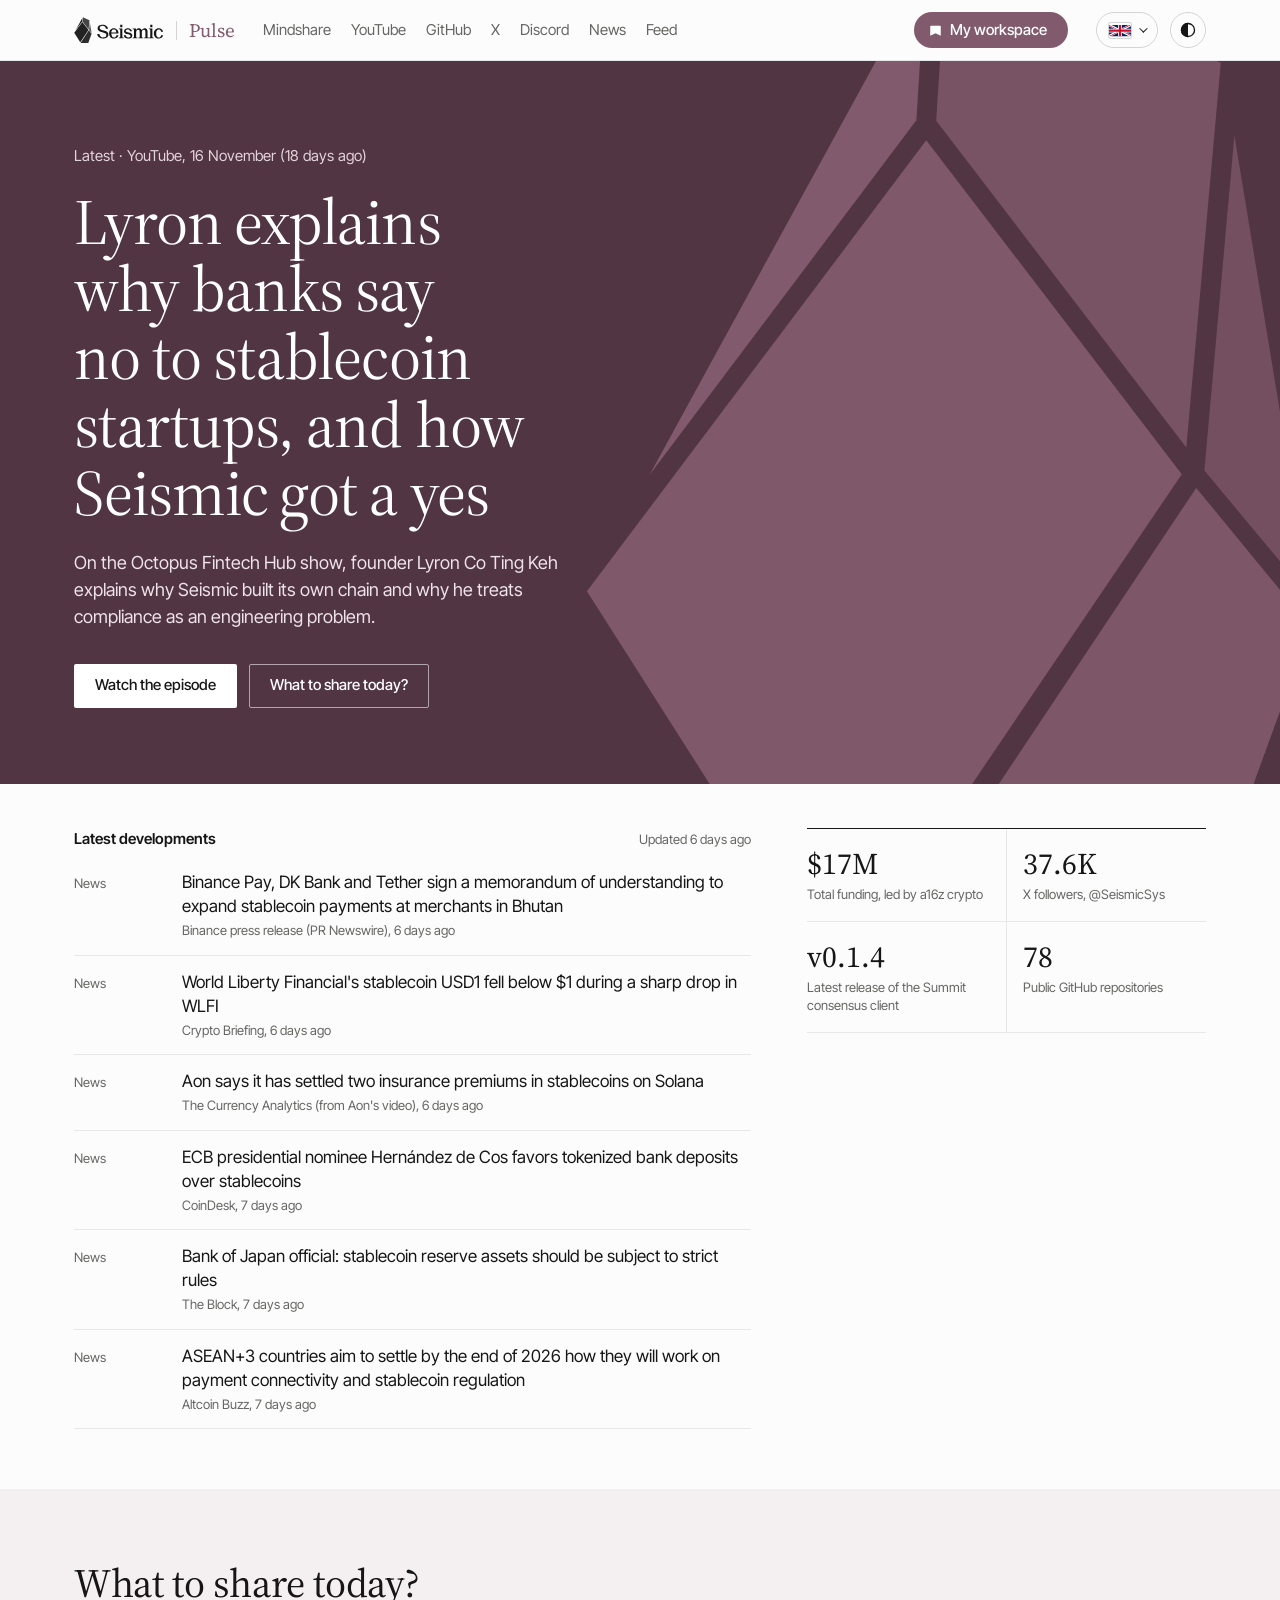
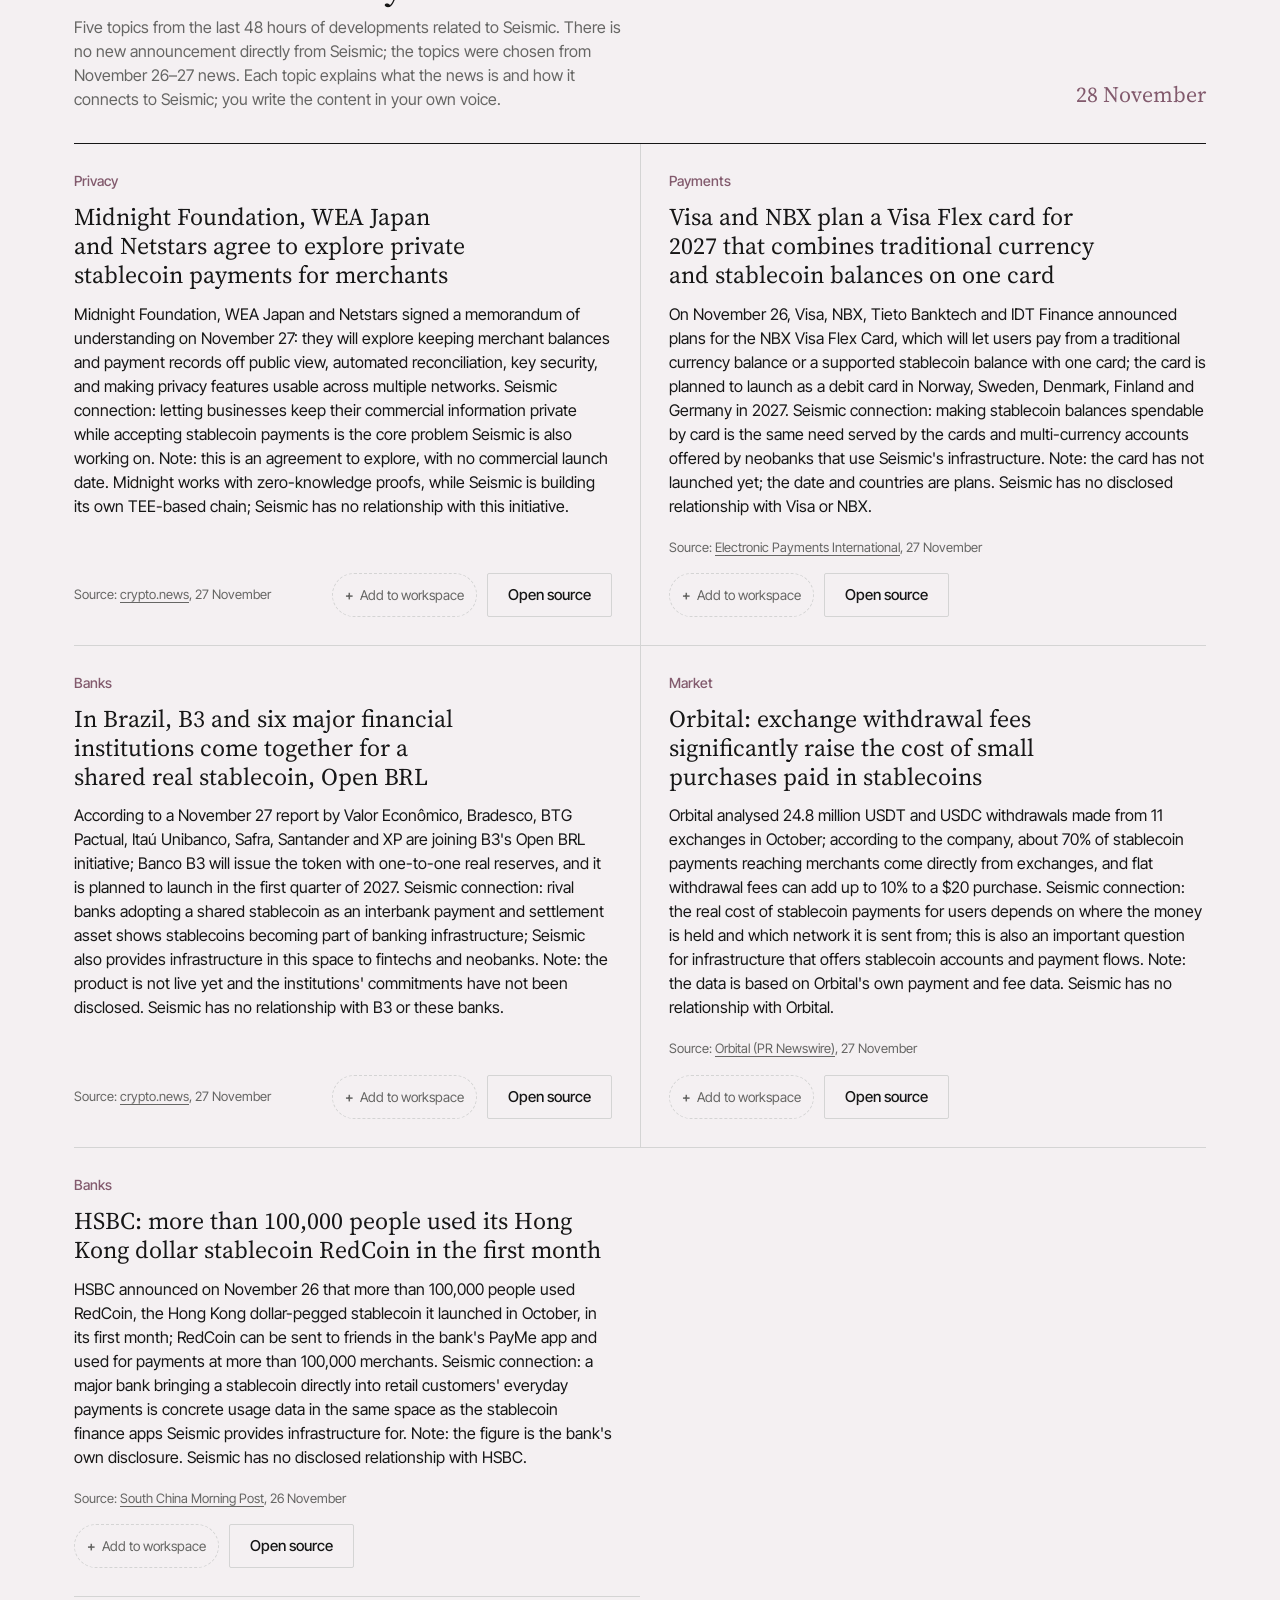
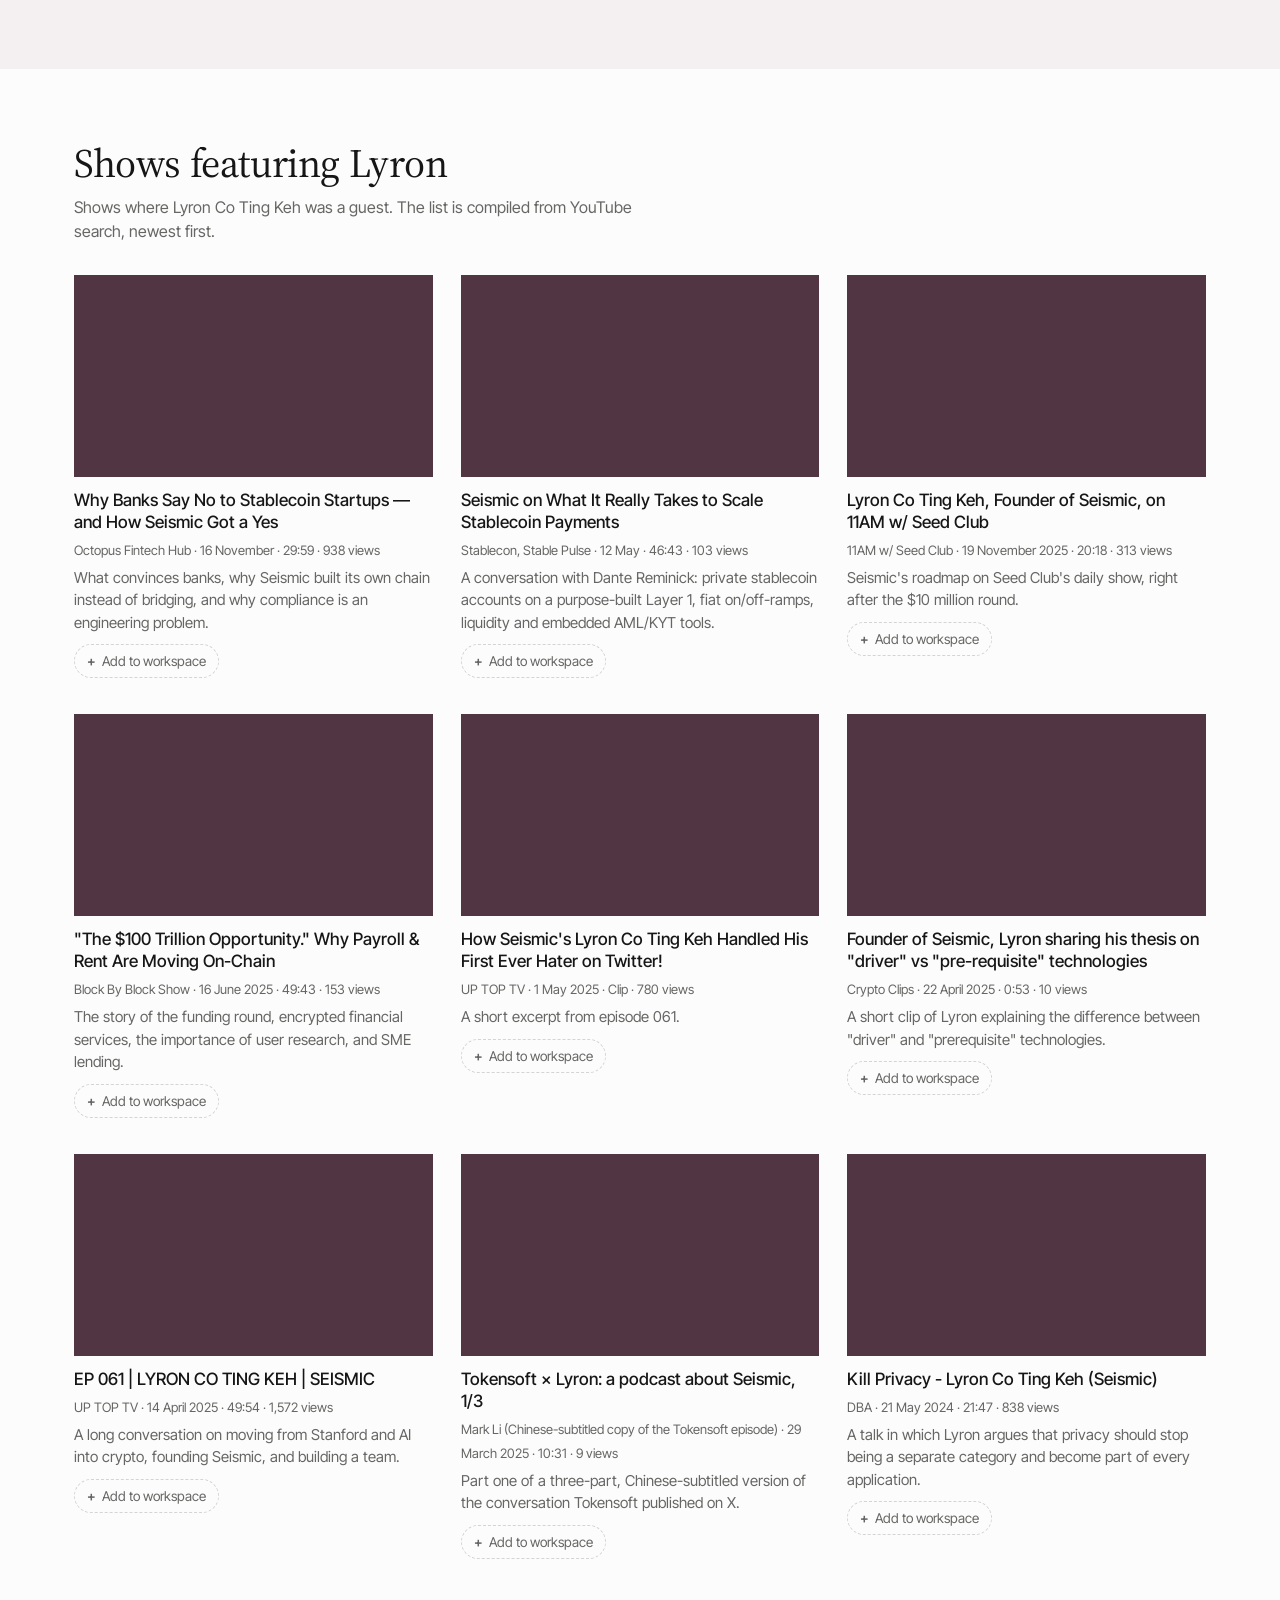
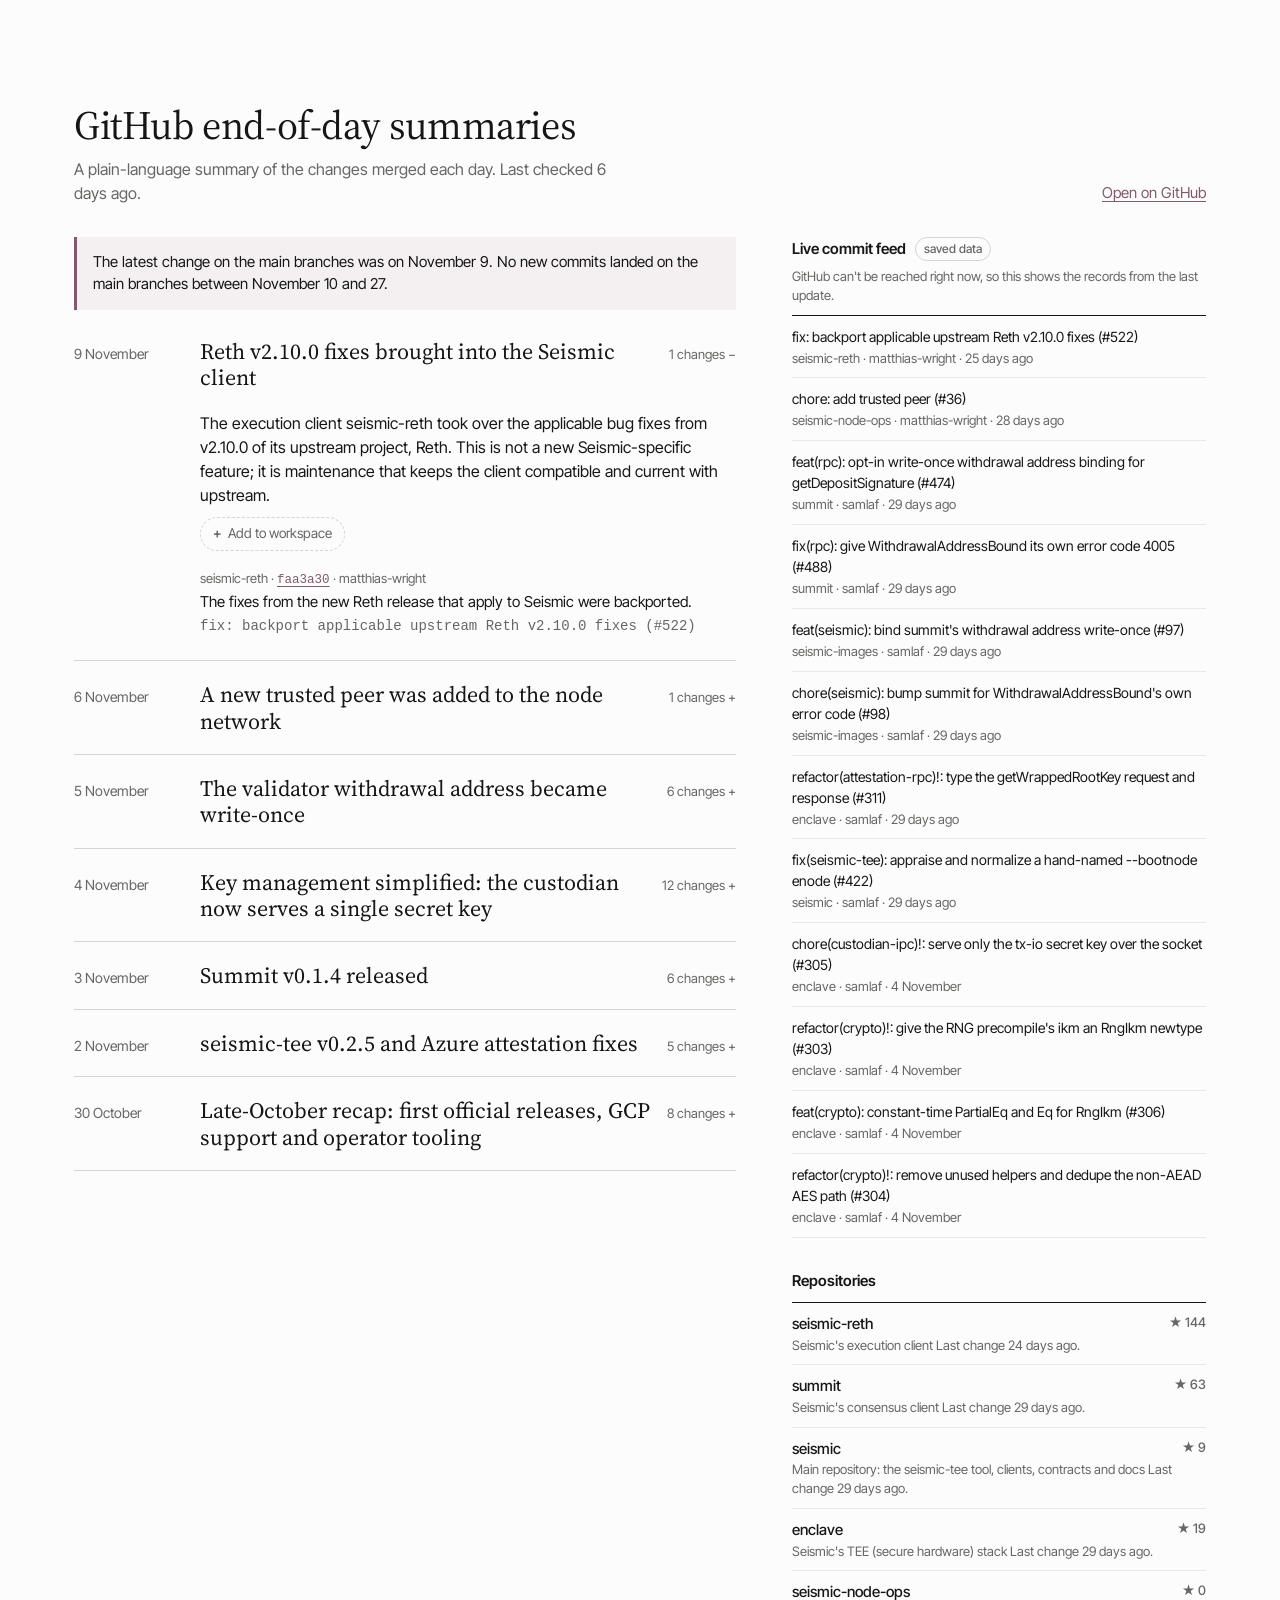
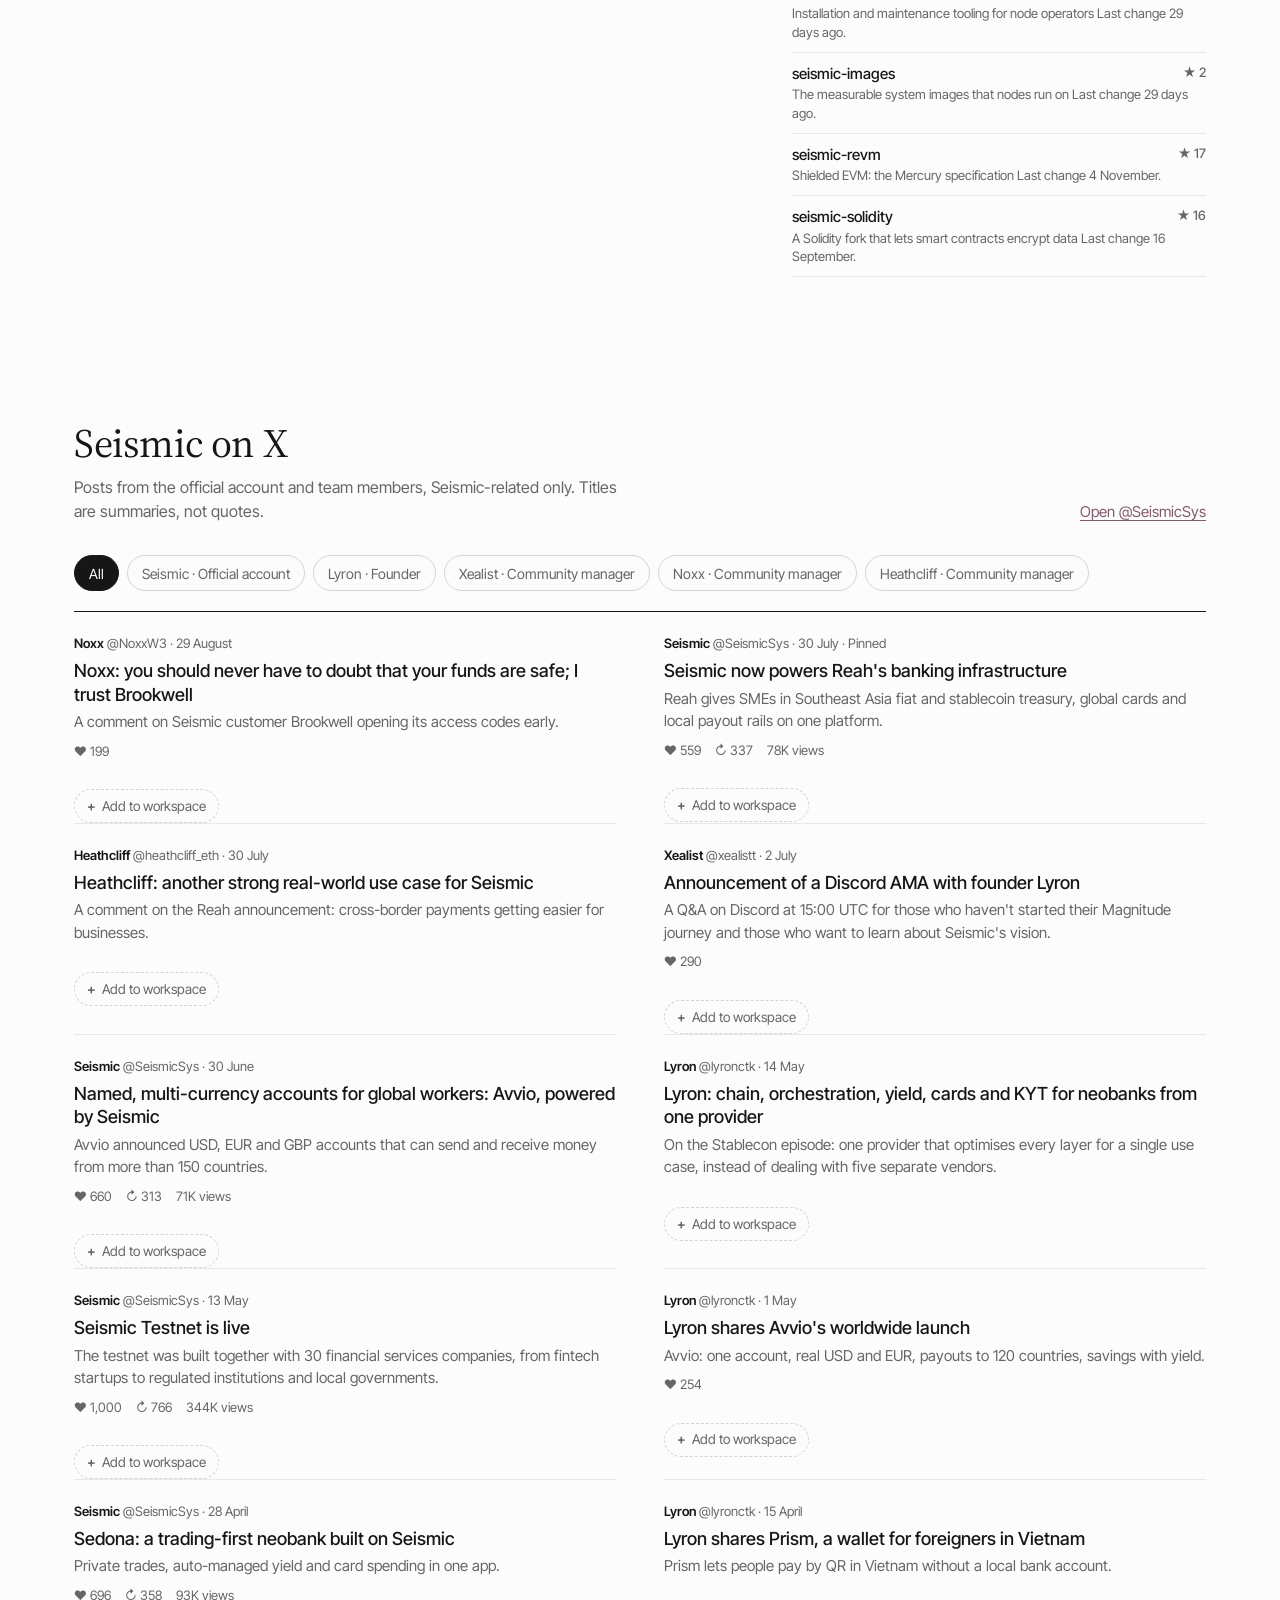
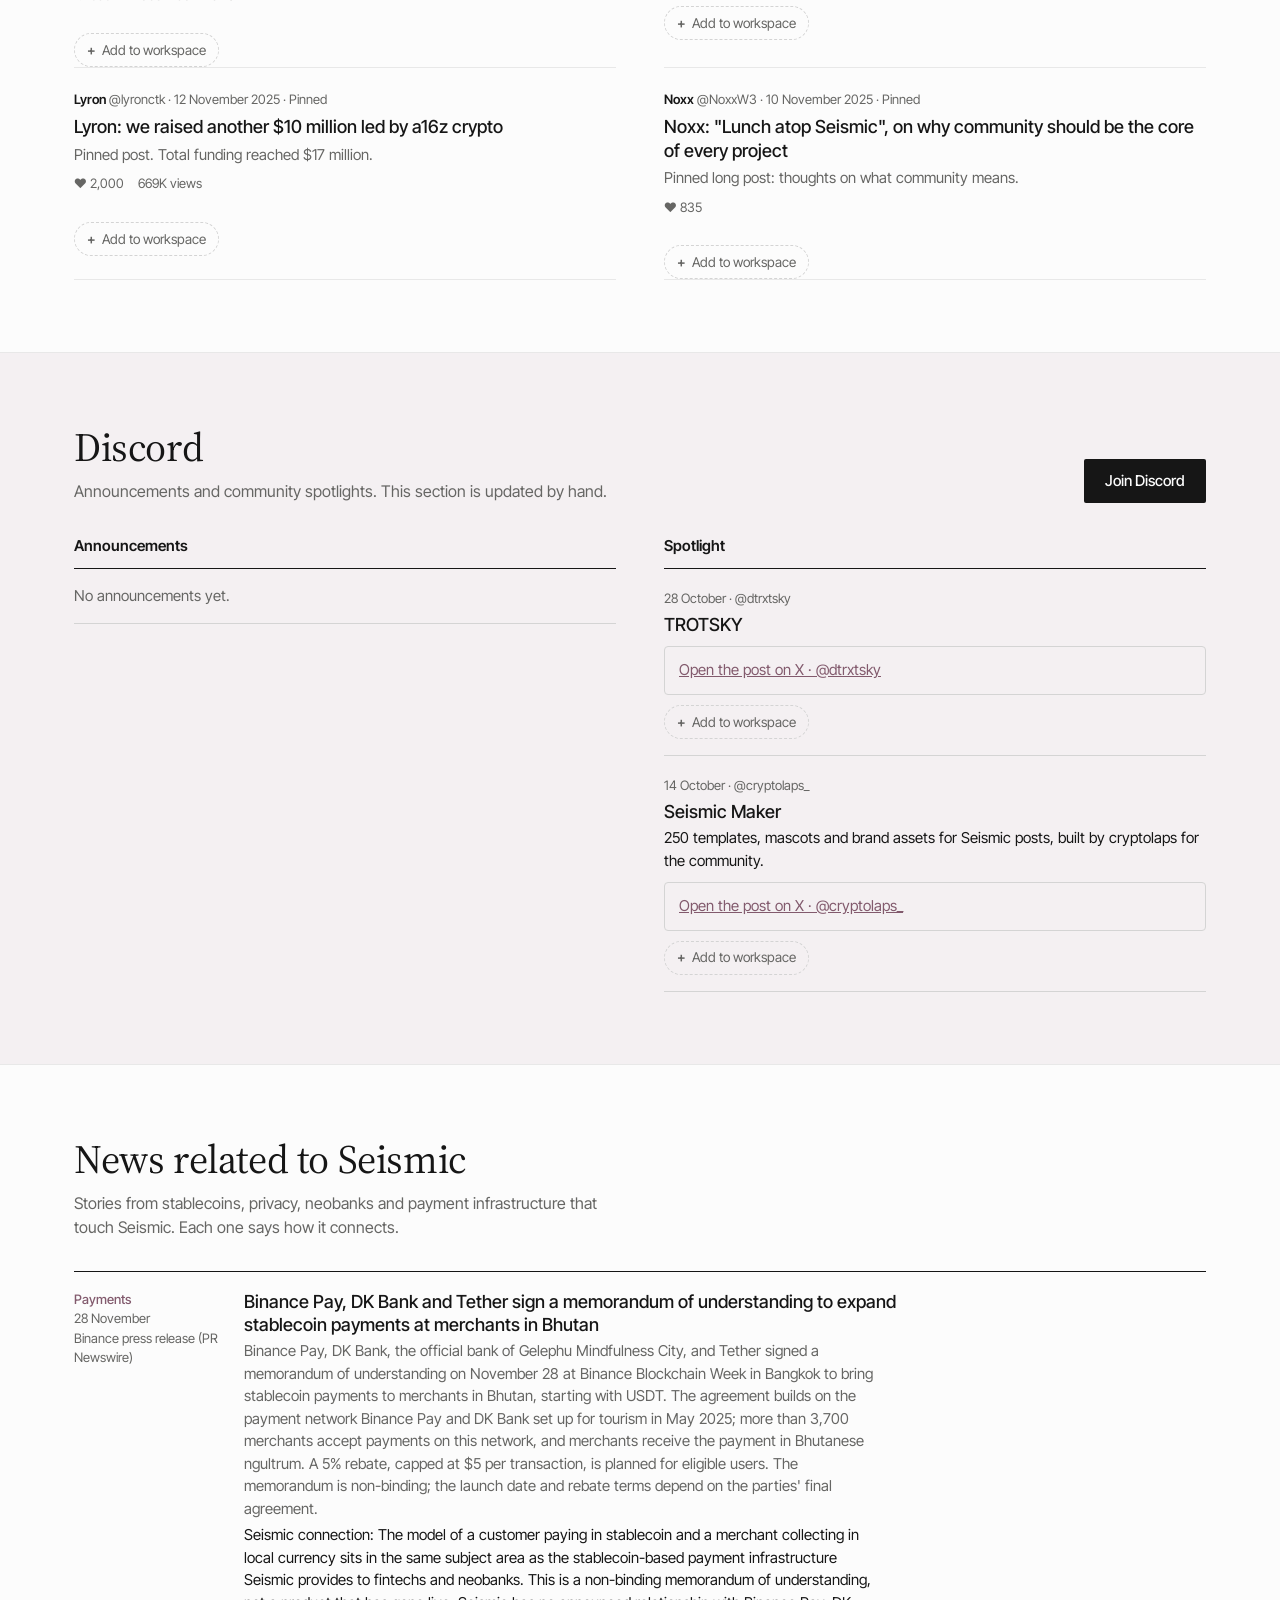
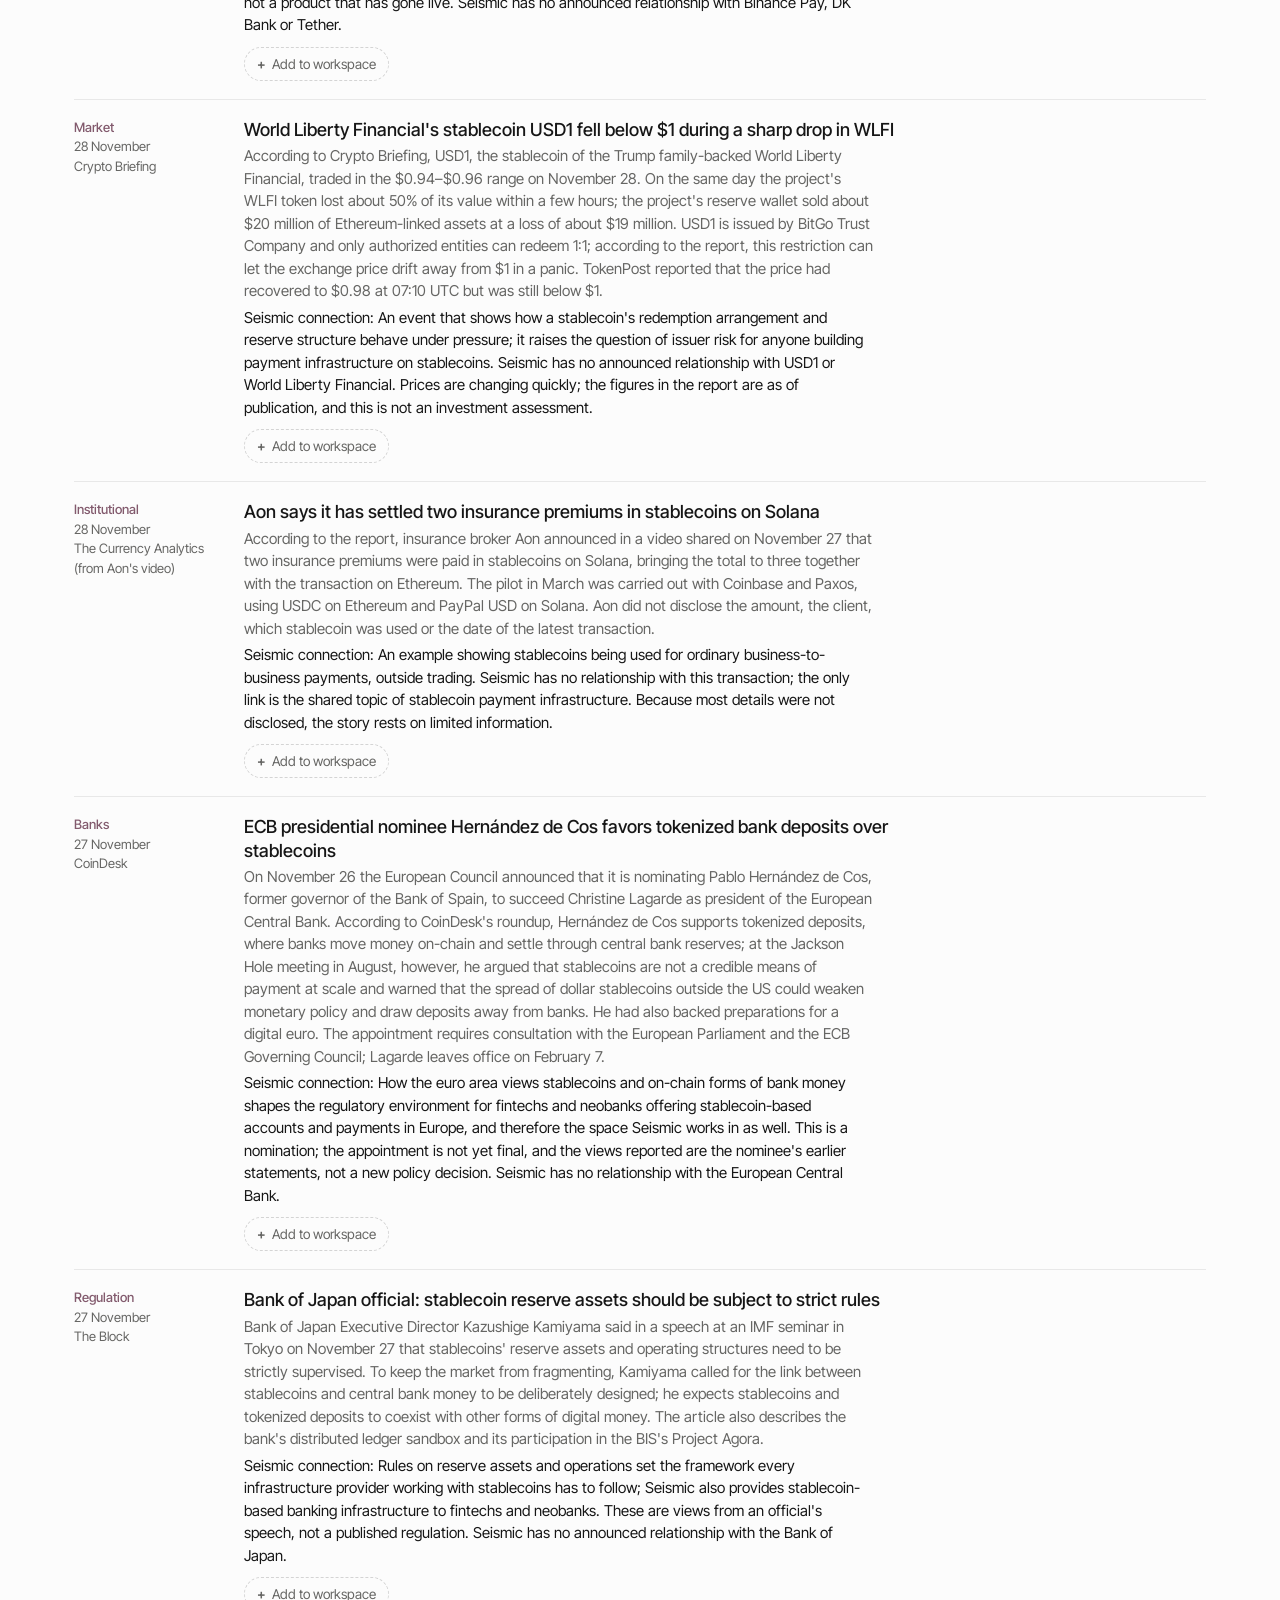
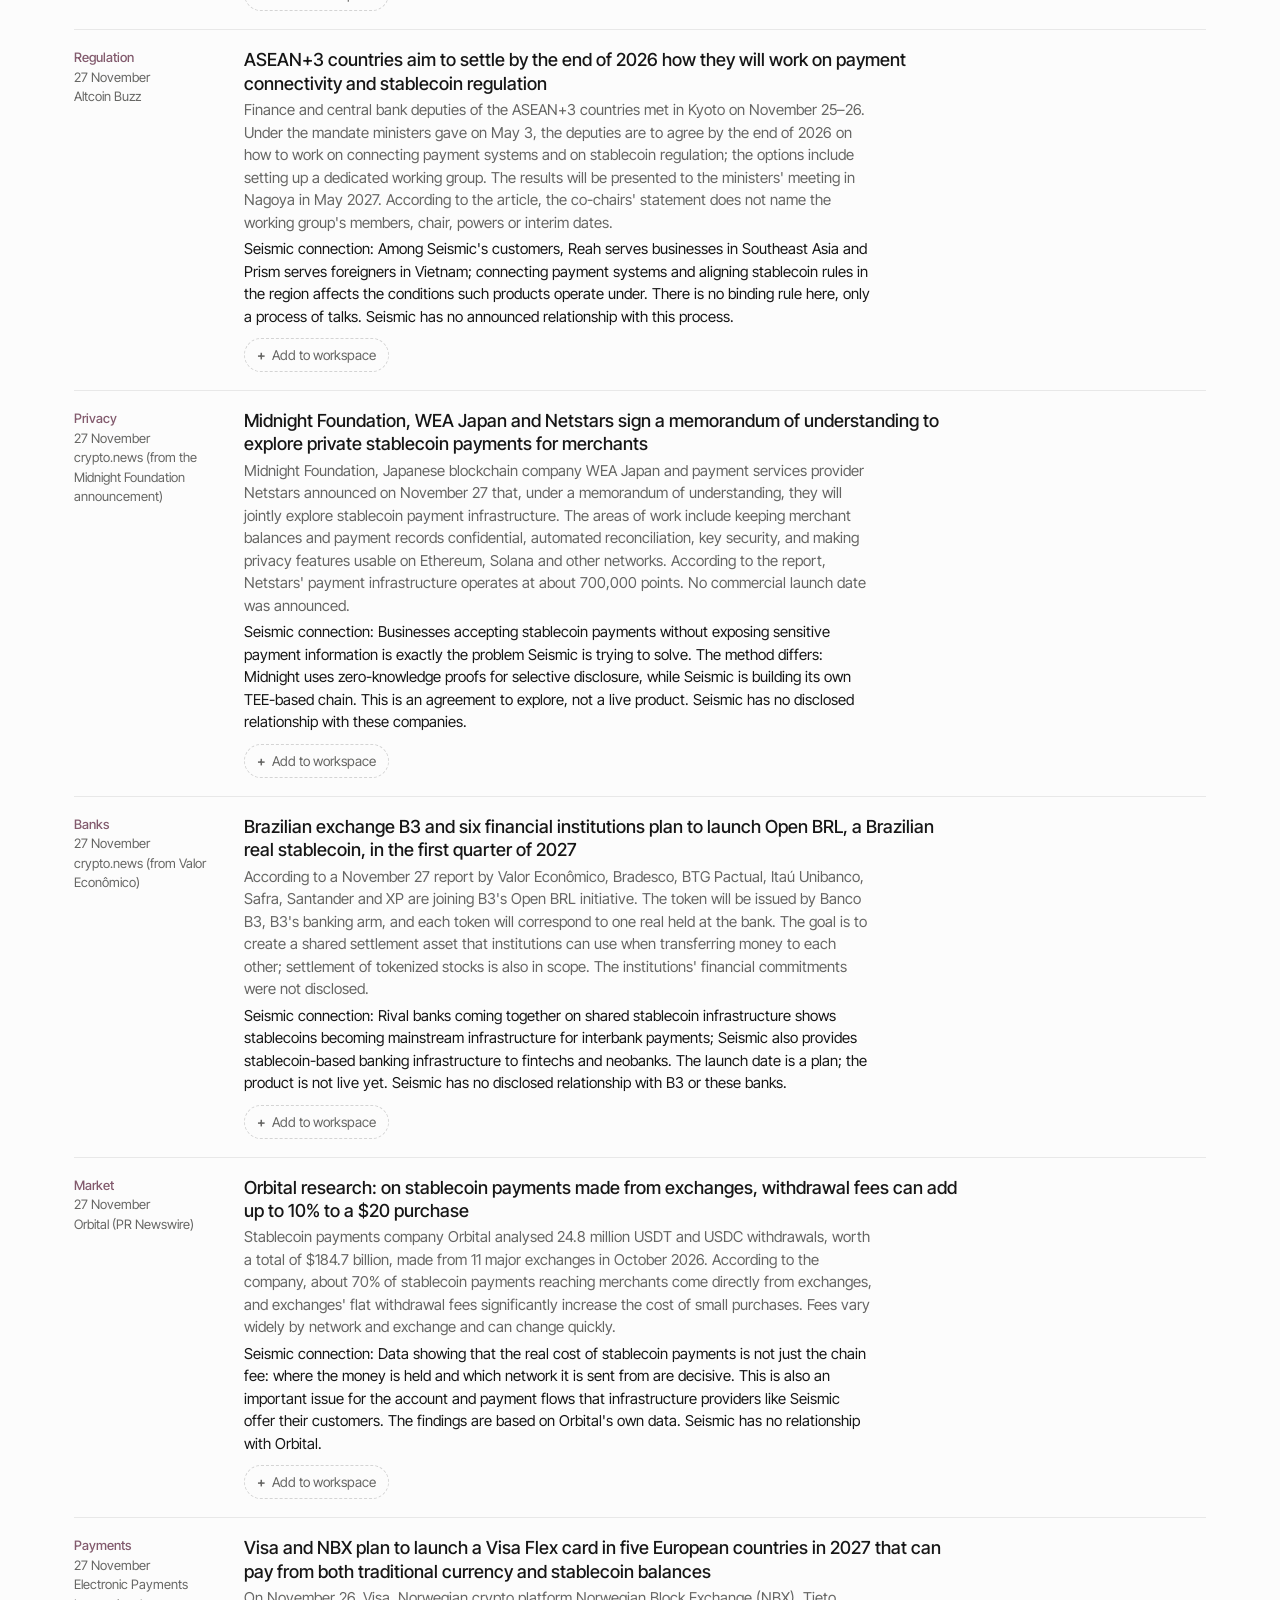
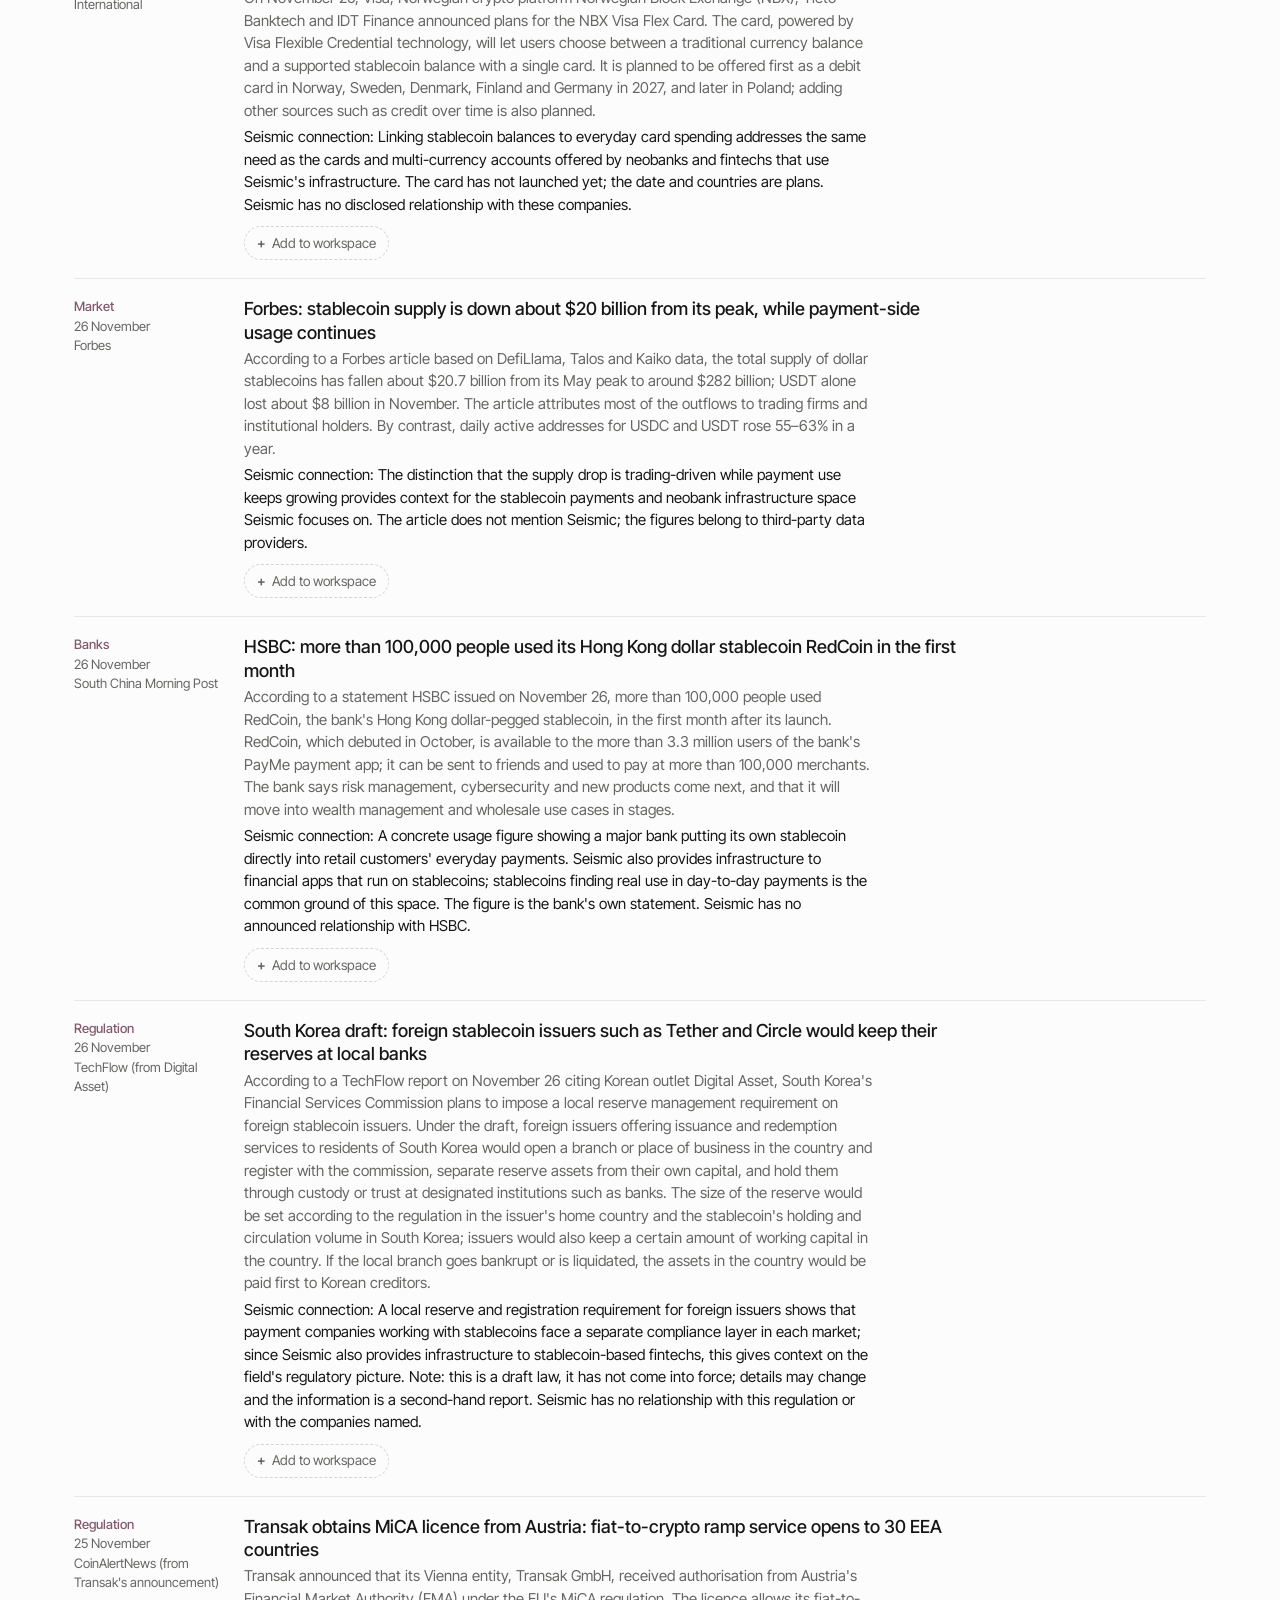
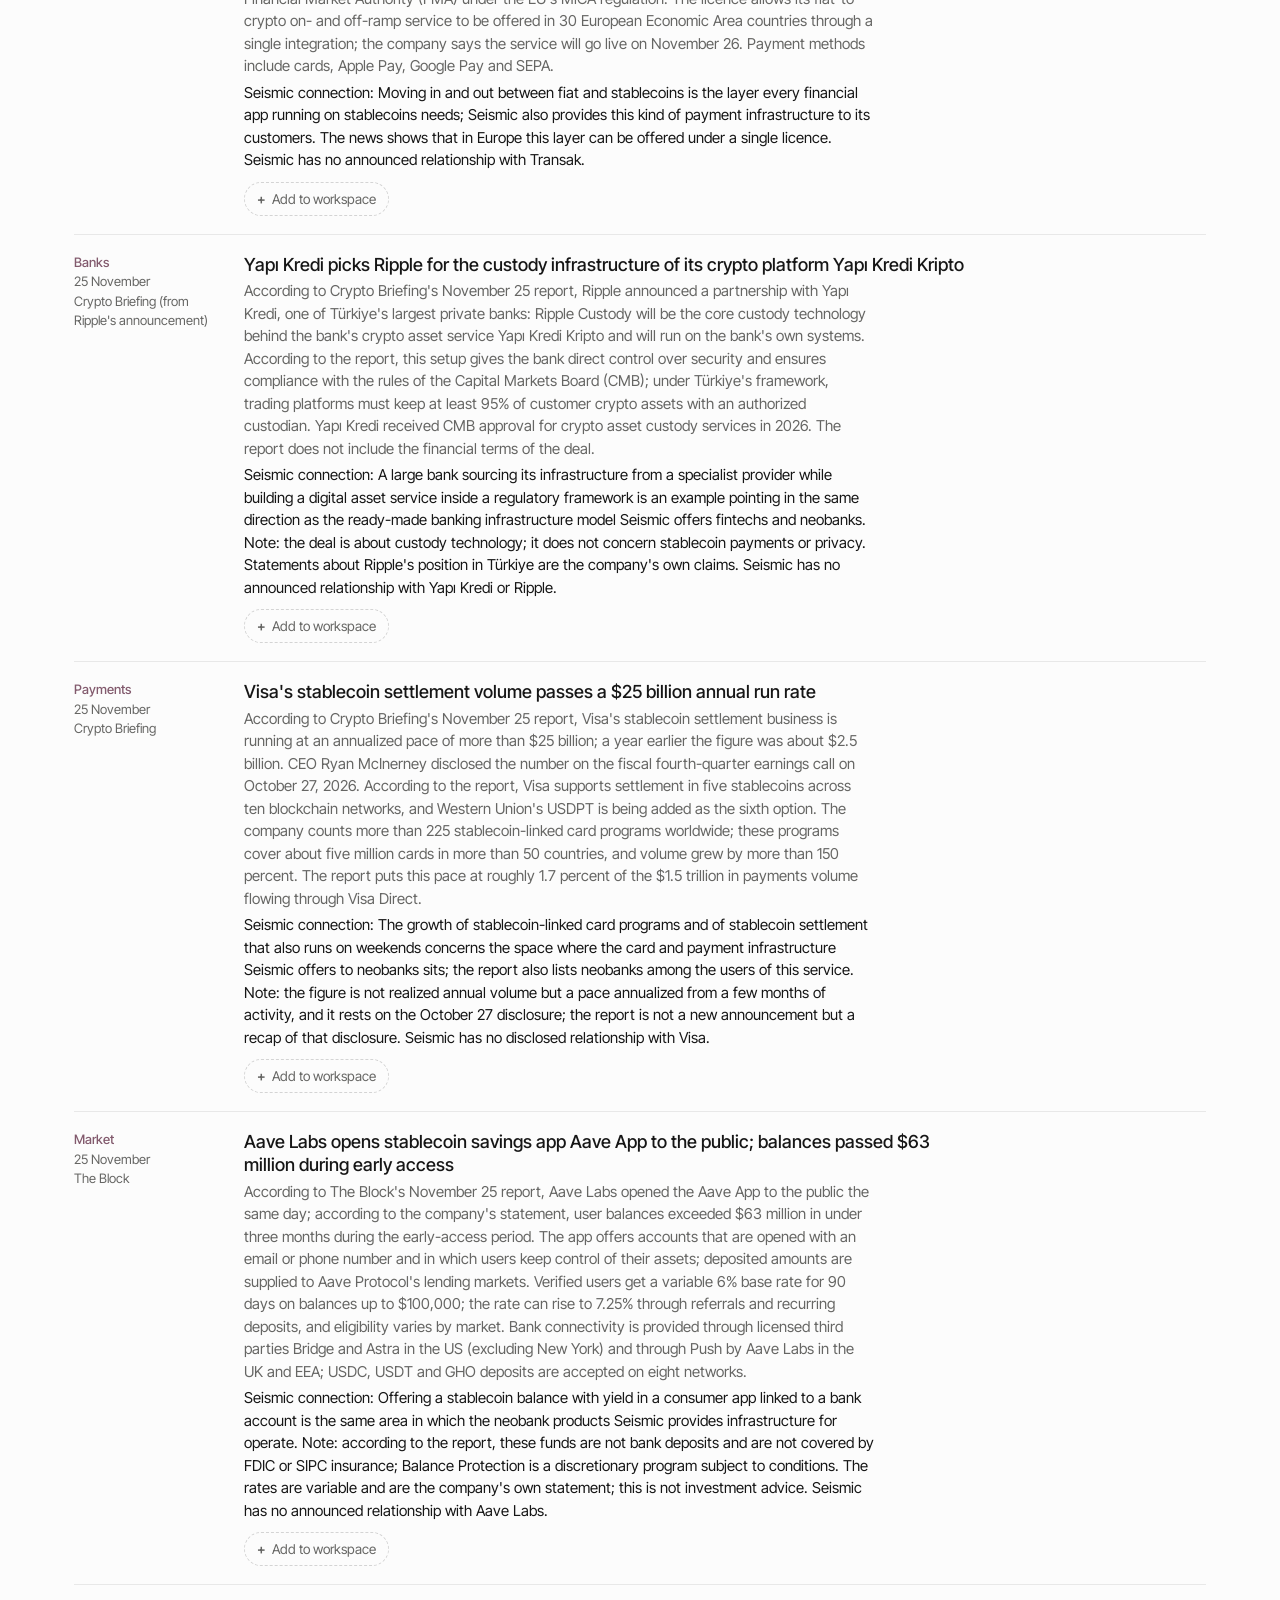
<file: index.html>
<!DOCTYPE html>
<html lang="en">
<head>
<meta charset="utf-8">
<meta name="viewport" content="width=device-width, initial-scale=1">
<title>Seismic Pulse · Everything Seismic in one place</title>
<meta name="description" content="An independent news board for the Seismic community: daily context, shows featuring Lyron, GitHub end-of-day summaries, X and Discord.">
<meta name="theme-color" content="#523542">
<meta property="og:title" content="Seismic Pulse">
<meta property="og:description" content="An independent news board for the Seismic community.">
<meta property="og:type" content="website">
<link rel="icon" href="favicon.svg" type="image/svg+xml">
<link rel="preconnect" href="https://fonts.googleapis.com">
<link rel="preconnect" href="https://fonts.gstatic.com" crossorigin>
<link href="https://fonts.googleapis.com/css2?family=Inter+Tight:wght@400;500;600&family=Source+Serif+4:opsz,wght@8..60,400;8..60,500&display=swap" rel="stylesheet">
<link rel="stylesheet" href="styles.css">
<script>
/* Dil: ilk açılışta İngilizce; seçim tarayıcıda saklanır. ?lang=de gibi bir adres parametresi de dili seçer. */
var SP_LANGS=["en","zh","ja","hi","pcm","de","fr","es","ru","tr"],SP_LANG="en";
(function(){function ok(l){return SP_LANGS.indexOf(l)>-1}
var m=/^sp-lang:(\w+)$/.exec(window.name||"");if(m&&ok(m[1]))SP_LANG=m[1];
try{var t=localStorage.getItem("sp-theme");if(t)document.documentElement.dataset.theme=t;var l=localStorage.getItem("sp-lang-ui");if(ok(l))SP_LANG=l}catch(e){}
try{var q=new URLSearchParams(location.search).get("lang");if(ok(q)){SP_LANG=q;try{localStorage.setItem("sp-lang-ui",q)}catch(e){}}}catch(e){}})();
document.documentElement.lang=SP_LANG;
</script>
</head>
<body>
<svg xmlns="http://www.w3.org/2000/svg" width="0" height="0" style="position:absolute" aria-hidden="true"><symbol id="s-mark" viewBox="0 0 16.7 24" fill="none"><path opacity="0.7" d="M16.593 15.7524L16.5924 15.7516H16.5928L16.593 15.7524ZM16.2443 14.77L13.8906 11.9472L14.5557 4.52631L16.2443 14.77Z" fill="currentColor"/>
<path opacity="0.8" d="M14.2542 2.917L13.4909 11.4356L7.95361 4.20241L8.20434 0.219971L14.2542 2.917Z" fill="currentColor"/>
<path d="M7.5136 4.1911L1.60498 12.0439L7.72324 0.863831L7.5136 4.1911Z" fill="currentColor"/>
<path opacity="0.95" d="M13.3909 12.0264L5.75441 23.3084L0.219727 14.6203L7.73263 4.63525L13.3909 12.0264Z" fill="currentColor"/>
<path opacity="0.9" d="M13.1604 23.8901H6.00439L13.7108 12.3304L16.2429 15.413L13.1604 23.8901Z" fill="currentColor"/></symbol><symbol id="s-logo" viewBox="0 0 83 24" fill="none"><path opacity="0.7" d="M16.593 15.7524L16.5924 15.7516H16.5928L16.593 15.7524ZM16.2443 14.77L13.8906 11.9472L14.5557 4.52631L16.2443 14.77Z" fill="currentColor"/>
<path opacity="0.8" d="M14.2542 2.917L13.4909 11.4356L7.95361 4.20241L8.20434 0.219971L14.2542 2.917Z" fill="currentColor"/>
<path d="M7.5136 4.1911L1.60498 12.0439L7.72324 0.863831L7.5136 4.1911Z" fill="currentColor"/>
<path opacity="0.95" d="M13.3909 12.0264L5.75441 23.3084L0.219727 14.6203L7.73263 4.63525L13.3909 12.0264Z" fill="currentColor"/>
<path opacity="0.9" d="M13.1604 23.8901H6.00439L13.7108 12.3304L16.2429 15.413L13.1604 23.8901Z" fill="currentColor"/><path d="M29.4229 10.8617C29.3369 9.97612 29.0108 9.31196 28.4451 8.86917C27.8792 8.4141 27.1843 8.18656 26.3604 8.18656C26.0775 8.18656 25.776 8.22346 25.4563 8.29727C25.149 8.35877 24.8599 8.46331 24.5893 8.6109C24.331 8.75849 24.1156 8.94912 23.9435 9.18282C23.7713 9.41651 23.6852 9.6994 23.6852 10.0315C23.6852 10.339 23.7468 10.6034 23.8697 10.8248C23.9928 11.0462 24.165 11.2429 24.3862 11.4152C24.6078 11.575 24.8599 11.7103 25.1428 11.821C25.4378 11.9317 25.7516 12.0301 26.0836 12.1162L27.4303 12.4668C27.9592 12.602 28.4819 12.7619 28.9987 12.9464C29.5275 13.1309 29.9948 13.3646 30.4008 13.6475C30.8066 13.9304 31.1324 14.2809 31.3784 14.6991C31.6367 15.1173 31.7659 15.6277 31.7659 16.2303C31.7659 16.8453 31.6246 17.3865 31.3416 17.8538C31.0587 18.3089 30.6835 18.6902 30.2163 18.9977C29.7611 19.3052 29.2323 19.5327 28.6296 19.6803C28.0393 19.8279 27.4364 19.9017 26.8215 19.9017C25.3333 19.9017 24.1095 19.5327 23.1501 18.7948C22.2031 18.0568 21.6251 17.0113 21.416 15.6584H23.5192C23.5562 16.0766 23.6422 16.4763 23.7774 16.8576C23.9252 17.2389 24.1341 17.5771 24.4047 17.8723C24.6753 18.1675 25.0135 18.4073 25.4193 18.5918C25.8254 18.764 26.3111 18.8501 26.877 18.8501C27.209 18.8501 27.5472 18.8132 27.8916 18.7394C28.2483 18.6533 28.568 18.5242 28.8509 18.352C29.1462 18.1675 29.386 17.9399 29.5705 17.6694C29.755 17.3865 29.8472 17.0421 29.8472 16.6362C29.8472 16.2795 29.7673 15.9782 29.6075 15.7322C29.4474 15.4862 29.2323 15.2772 28.9617 15.1049C28.6911 14.9205 28.3775 14.7729 28.0208 14.6622C27.6641 14.5392 27.2889 14.4285 26.8955 14.3301L25.3456 13.9242C24.8905 13.8012 24.4479 13.6475 24.0172 13.463C23.5868 13.2662 23.2056 13.0264 22.8736 12.7435C22.5413 12.4483 22.2769 12.1101 22.0803 11.7288C21.8834 11.3352 21.785 10.8801 21.785 10.3636C21.785 9.79778 21.9203 9.31196 22.1908 8.90608C22.4614 8.50021 22.8181 8.16813 23.2609 7.90983C23.716 7.63925 24.2264 7.44245 24.7923 7.31948C25.3702 7.19648 25.9606 7.13499 26.5632 7.13499C27.2522 7.13499 27.8792 7.23336 28.4451 7.43016C29.0108 7.62694 29.5029 7.89753 29.921 8.24191C30.3391 8.574 30.6773 8.96757 30.9356 9.42265C31.2062 9.87772 31.3846 10.3574 31.4706 10.8617H29.4229ZM36.984 18.9054C37.5497 18.9054 38.0233 18.7271 38.4044 18.3704C38.7981 18.0014 39.0256 17.491 39.0872 16.8392H41.0059C40.9075 17.368 40.7291 17.8231 40.4709 18.2044C40.2126 18.5857 39.8927 18.9054 39.5115 19.1637C39.1425 19.4097 38.7305 19.5942 38.2754 19.7172C37.8203 19.8402 37.3467 19.9017 36.8548 19.9017C36.2028 19.9017 35.6002 19.791 35.0469 19.5696C34.5057 19.3482 34.0382 19.0346 33.6447 18.6287C33.2511 18.2228 32.9437 17.7309 32.7222 17.1528C32.5009 16.5747 32.3901 15.9229 32.3901 15.1972C32.3901 14.5207 32.4886 13.8996 32.6854 13.3338C32.8944 12.7558 33.1896 12.2576 33.571 11.8395C33.9521 11.4213 34.4134 11.0954 34.9546 10.8617C35.5079 10.6157 36.1291 10.4927 36.8178 10.4927C37.4207 10.4927 37.9802 10.5911 38.4967 10.7879C39.0256 10.9724 39.4807 11.2614 39.8621 11.655C40.2432 12.0486 40.5385 12.5467 40.7476 13.1494C40.9566 13.752 41.055 14.4654 41.0427 15.2894H34.4563C34.4687 16.3964 34.6902 17.2758 35.1206 17.9277C35.5511 18.5795 36.1722 18.9054 36.984 18.9054ZM36.7995 11.452C36.4796 11.452 36.1784 11.5074 35.8955 11.6181C35.6249 11.7165 35.3851 11.8825 35.1759 12.1162C34.9669 12.3376 34.7948 12.6266 34.6593 12.9833C34.5365 13.34 34.4687 13.7705 34.4563 14.2747H38.958C38.9703 13.7582 38.921 13.3215 38.8105 12.9649C38.712 12.6082 38.5645 12.3191 38.3677 12.0978C38.1708 11.8764 37.9372 11.7165 37.6666 11.6181C37.396 11.5074 37.1069 11.452 36.7995 11.452ZM42.6643 7.09808H44.6385V9.36732H42.6643V7.09808ZM44.6385 12.8911V18.4073C44.6385 18.6287 44.6691 18.7763 44.7308 18.8501C44.8045 18.9116 44.952 18.9546 45.1733 18.9792L45.8929 19.053V19.6803H41.4097V19.053L42.1293 18.9792C42.3508 18.9546 42.4922 18.9116 42.5536 18.8501C42.6276 18.7763 42.6643 18.6287 42.6643 18.4073V11.8948C42.6643 11.6857 42.6335 11.5504 42.5721 11.4889C42.5106 11.4152 42.3631 11.3659 42.1293 11.3413L41.4097 11.2676V10.6403H44.6568L44.6385 12.8911ZM47.8397 16.8392C47.9012 17.4172 48.1104 17.9092 48.4671 18.3151C48.8361 18.7087 49.3832 18.9054 50.109 18.9054C50.7609 18.9054 51.2651 18.7825 51.6218 18.5365C51.9785 18.2782 52.1569 17.9338 52.1569 17.5033C52.1569 17.245 52.0891 17.0298 51.9539 16.8576C51.8308 16.6731 51.6648 16.5194 51.4558 16.3964C51.259 16.2734 51.0315 16.175 50.773 16.1012C50.5148 16.0274 50.2503 15.9659 49.9799 15.9167L48.9283 15.7138C48.5961 15.6523 48.264 15.56 47.932 15.437C47.6123 15.3017 47.3232 15.1295 47.0649 14.9205C46.8066 14.6991 46.5975 14.4408 46.4376 14.1456C46.2778 13.8381 46.1978 13.4753 46.1978 13.0571C46.1978 12.602 46.3024 12.2146 46.5114 11.8948C46.7329 11.5627 47.0094 11.2983 47.3417 11.1015C47.6861 10.8924 48.0734 10.7387 48.5038 10.6403C48.9466 10.5419 49.3894 10.4927 49.8322 10.4927C50.7915 10.4927 51.6218 10.7264 52.3229 11.1938C53.0363 11.6488 53.4791 12.3253 53.6513 13.2231H51.8064C51.794 12.9772 51.7264 12.7496 51.6033 12.5405C51.4926 12.3191 51.3451 12.1346 51.1606 11.9871C50.976 11.8272 50.7548 11.7042 50.4965 11.6181C50.2503 11.532 49.9799 11.4889 49.6847 11.4889C49.5125 11.4889 49.3156 11.5074 49.0944 11.5443C48.8852 11.5689 48.6822 11.6242 48.4855 11.7103C48.2887 11.7964 48.1227 11.9194 47.9873 12.0793C47.8521 12.2269 47.7845 12.4175 47.7845 12.6512C47.7845 13.0571 47.9382 13.3769 48.2455 13.6106C48.5531 13.832 48.9898 13.998 49.5554 14.1087L50.607 14.3116C51.0254 14.3977 51.425 14.5023 51.8064 14.6253C52.1998 14.7483 52.5442 14.9205 52.8395 15.1418C53.1347 15.3509 53.3683 15.6154 53.5405 15.9351C53.7127 16.2549 53.7988 16.6485 53.7988 17.1159C53.7988 17.6202 53.6942 18.0506 53.4853 18.4073C53.2761 18.764 52.9931 19.053 52.6364 19.2744C52.2798 19.4958 51.8678 19.6557 51.4003 19.7541C50.9331 19.8525 50.441 19.9017 49.9244 19.9017C49.3956 19.9017 48.8975 19.834 48.4301 19.6987C47.9749 19.5635 47.5691 19.3667 47.2124 19.1084C46.8681 18.8501 46.5851 18.5303 46.3639 18.149C46.1547 17.7678 46.0318 17.3311 45.9948 16.8392H47.8397ZM57.3418 12.1531H57.3603C57.6185 11.6611 57.9629 11.2614 58.3934 10.9539C58.8362 10.6464 59.3897 10.4927 60.0538 10.4927C60.7795 10.4927 61.3269 10.671 61.6959 11.0277C62.077 11.3721 62.3415 11.7841 62.4892 12.2638C62.7352 11.7349 63.098 11.3106 63.5776 10.9908C64.0697 10.6587 64.6538 10.4927 65.3302 10.4927C65.8715 10.4927 66.3081 10.5911 66.6401 10.7879C66.9845 10.9724 67.2489 11.2184 67.4334 11.5258C67.618 11.8333 67.741 12.1839 67.8025 12.5774C67.8639 12.9587 67.8947 13.3461 67.8947 13.7397V18.4073C67.8947 18.6287 67.9253 18.7763 67.987 18.8501C68.0607 18.9116 68.2083 18.9546 68.4298 18.9792L69.1493 19.053V19.6803H64.6662V19.053L65.3855 18.9792C65.607 18.9546 65.7484 18.9116 65.81 18.8501C65.8838 18.7763 65.9206 18.6287 65.9206 18.4073V14.4039C65.9206 13.4322 65.8162 12.7435 65.607 12.3376C65.3978 11.9194 65.0229 11.7103 64.4817 11.7103C63.842 11.7103 63.3746 11.9502 63.0795 12.4298C62.7843 12.9095 62.6367 13.5183 62.6367 14.2563V18.4073C62.6367 18.6287 62.6676 18.7763 62.729 18.8501C62.8028 18.9116 62.9503 18.9546 63.1718 18.9792L63.8913 19.053V19.6803H59.4082V19.053L60.1278 18.9792C60.349 18.9546 60.4904 18.9116 60.552 18.8501C60.6258 18.7763 60.6626 18.6287 60.6626 18.4073V14.4039C60.6626 13.4322 60.552 12.7435 60.3305 12.3376C60.1216 11.9194 59.7464 11.7103 59.2052 11.7103C58.5779 11.7103 58.1106 11.9502 57.8031 12.4298C57.5078 12.9095 57.3603 13.5183 57.3603 14.2563V18.4073C57.3603 18.6287 57.3911 18.7763 57.4525 18.8501C57.5263 18.9116 57.674 18.9546 57.8953 18.9792L58.6149 19.053V19.6803H54.1317V19.053L54.8513 18.9792C55.0726 18.9546 55.2141 18.9116 55.2756 18.8501C55.3493 18.7763 55.3863 18.6287 55.3863 18.4073V11.8948C55.3863 11.6857 55.3555 11.5504 55.2941 11.4889C55.2324 11.4152 55.0849 11.3659 54.8513 11.3413L54.1317 11.2676V10.6403H57.3418V12.1531ZM70.3861 7.09808H72.3603V9.36732H70.3861V7.09808ZM72.3603 12.8911V18.4073C72.3603 18.6287 72.3909 18.7763 72.4525 18.8501C72.5263 18.9116 72.6738 18.9546 72.8953 18.9792L73.6146 19.053V19.6803H69.1317V19.053L69.8511 18.9792C70.0726 18.9546 70.2139 18.9116 70.2756 18.8501C70.3493 18.7763 70.3861 18.6287 70.3861 18.4073V11.8948C70.3861 11.6857 70.3555 11.5504 70.2938 11.4889C70.2324 11.4152 70.0849 11.3659 69.8511 11.3413L69.1317 11.2676V10.6403H72.3788L72.3603 12.8911ZM73.7351 15.1972C73.7351 14.4838 73.8397 13.8381 74.0486 13.2601C74.2701 12.6697 74.5775 12.1716 74.9712 11.7657C75.3647 11.3598 75.8321 11.0462 76.3733 10.8248C76.9145 10.6034 77.511 10.4927 78.1628 10.4927C78.6302 10.4927 79.0853 10.5542 79.5281 10.6772C79.9832 10.7879 80.3952 10.9724 80.7642 11.2307C81.1333 11.4767 81.4468 11.7964 81.7051 12.19C81.9633 12.5836 82.1417 13.051 82.2401 13.5921H80.3214C80.3091 13.1986 80.2354 12.8665 80.0999 12.5959C79.9647 12.3253 79.7926 12.1101 79.5834 11.9502C79.3865 11.778 79.1714 11.6611 78.9378 11.5996C78.704 11.5258 78.4765 11.4889 78.255 11.4889C77.4679 11.4889 76.8714 11.8272 76.4656 12.5036C76.0719 13.1678 75.8753 14.0657 75.8753 15.1972C75.8753 16.3287 76.0719 17.2327 76.4656 17.9092C76.8591 18.5734 77.4617 18.9054 78.2735 18.9054C78.495 18.9054 78.7225 18.8747 78.9561 18.8132C79.1899 18.7394 79.405 18.6226 79.6019 18.4627C79.7987 18.2905 79.9647 18.0691 80.0999 17.7985C80.2354 17.5279 80.3091 17.1958 80.3214 16.8023H82.2401C82.1417 17.3434 81.9633 17.8108 81.7051 18.2044C81.4468 18.598 81.1333 18.9239 80.7642 19.1822C80.3952 19.4282 79.9832 19.6065 79.5281 19.7172C79.0853 19.8402 78.6302 19.9017 78.1628 19.9017C77.511 19.9017 76.9145 19.791 76.3733 19.5696C75.8321 19.3482 75.3647 19.0346 74.9712 18.6287C74.5775 18.2228 74.2701 17.7309 74.0486 17.1528C73.8397 16.5747 73.7351 15.9229 73.7351 15.1972Z" fill="currentColor"/></symbol></svg>
<svg xmlns="http://www.w3.org/2000/svg" width="0" height="0" style="position:absolute" aria-hidden="true"><symbol id="f-en" viewBox="0 0 60 30"><clipPath id="uj"><path d="M30,15 h30 v15 z v15 h-30 z h-30 v-15 z v-15 h30 z"/></clipPath><path d="M0,0 v30 h60 v-30 z" fill="#012169"/><path d="M0,0 L60,30 M60,0 L0,30" stroke="#fff" stroke-width="6"/><path d="M0,0 L60,30 M60,0 L0,30" clip-path="url(#uj)" stroke="#C8102E" stroke-width="4"/><path d="M30,0 v30 M0,15 h60" stroke="#fff" stroke-width="10"/><path d="M30,0 v30 M0,15 h60" stroke="#C8102E" stroke-width="6"/></symbol><symbol id="f-zh" viewBox="0 0 60 40"><path fill="#EE1C25" d="M0 0h60v40H0z"/><polygon fill="#FFDE00" points="10.00,4.00 11.35,8.15 15.71,8.15 12.18,10.71 13.53,14.85 10.00,12.29 6.47,14.85 7.82,10.71 4.29,8.15 8.65,8.15"/><polygon fill="#FFDE00" points="18.29,5.03 19.24,3.93 18.49,2.69 19.83,3.26 20.78,2.16 20.66,3.61 21.99,4.18 20.58,4.50 20.45,5.95 19.70,4.70"/><polygon fill="#FFDE00" points="22.02,8.28 23.32,7.64 23.12,6.20 24.13,7.25 25.44,6.61 24.76,7.89 25.77,8.93 24.34,8.69 23.66,9.97 23.45,8.53"/><polygon fill="#FFDE00" points="22.08,13.45 23.53,13.40 23.93,12.00 24.43,13.37 25.88,13.31 24.73,14.21 25.23,15.57 24.03,14.76 22.88,15.66 23.28,14.26"/><polygon fill="#FFDE00" points="18.44,16.75 19.80,17.26 20.71,16.13 20.64,17.58 22.00,18.09 20.60,18.48 20.53,19.93 19.73,18.71 18.33,19.10 19.24,17.96"/></symbol><symbol id="f-ja" viewBox="0 0 60 40"><path fill="#fff" d="M0 0h60v40H0z"/><circle cx="30" cy="20" r="12" fill="#BC002D"/></symbol><symbol id="f-hi" viewBox="0 0 60 40"><path fill="#FF9933" d="M0 0h60v13.4H0z"/><path fill="#fff" d="M0 13.3h60v13.4H0z"/><path fill="#138808" d="M0 26.6h60V40H0z"/><g stroke="#000080" fill="none"><circle cx="30" cy="20" r="5.2" stroke-width="1"/><g stroke-width=".35"><line x1="30" y1="20" x2="35.20" y2="20.00"/><line x1="30" y1="20" x2="35.02" y2="21.35"/><line x1="30" y1="20" x2="34.50" y2="22.60"/><line x1="30" y1="20" x2="33.68" y2="23.68"/><line x1="30" y1="20" x2="32.60" y2="24.50"/><line x1="30" y1="20" x2="31.35" y2="25.02"/><line x1="30" y1="20" x2="30.00" y2="25.20"/><line x1="30" y1="20" x2="28.65" y2="25.02"/><line x1="30" y1="20" x2="27.40" y2="24.50"/><line x1="30" y1="20" x2="26.32" y2="23.68"/><line x1="30" y1="20" x2="25.50" y2="22.60"/><line x1="30" y1="20" x2="24.98" y2="21.35"/><line x1="30" y1="20" x2="24.80" y2="20.00"/><line x1="30" y1="20" x2="24.98" y2="18.65"/><line x1="30" y1="20" x2="25.50" y2="17.40"/><line x1="30" y1="20" x2="26.32" y2="16.32"/><line x1="30" y1="20" x2="27.40" y2="15.50"/><line x1="30" y1="20" x2="28.65" y2="14.98"/><line x1="30" y1="20" x2="30.00" y2="14.80"/><line x1="30" y1="20" x2="31.35" y2="14.98"/><line x1="30" y1="20" x2="32.60" y2="15.50"/><line x1="30" y1="20" x2="33.68" y2="16.32"/><line x1="30" y1="20" x2="34.50" y2="17.40"/><line x1="30" y1="20" x2="35.02" y2="18.65"/></g></g></symbol><symbol id="f-pcm" viewBox="0 0 60 40"><path fill="#008751" d="M0 0h60v40H0z"/><path fill="#fff" d="M20 0h20v40H20z"/></symbol><symbol id="f-de" viewBox="0 0 60 40"><path d="M0 0h60v40H0z"/><path fill="#DD0000" d="M0 13.3h60V40H0z"/><path fill="#FFCE00" d="M0 26.6h60V40H0z"/></symbol><symbol id="f-fr" viewBox="0 0 60 40"><path fill="#fff" d="M0 0h60v40H0z"/><path fill="#0055A4" d="M0 0h20v40H0z"/><path fill="#EF4135" d="M40 0h20v40H40z"/></symbol><symbol id="f-es" viewBox="0 0 60 40"><path fill="#AA151B" d="M0 0h60v40H0z"/><path fill="#F1BF00" d="M0 10h60v20H0z"/></symbol><symbol id="f-ru" viewBox="0 0 60 40"><path fill="#fff" d="M0 0h60v40H0z"/><path fill="#0039A6" d="M0 13.3h60V40H0z"/><path fill="#D52B1E" d="M0 26.6h60V40H0z"/></symbol><symbol id="f-tr" viewBox="0 0 60 40"><path fill="#E30A17" d="M0 0h60v40H0z"/><circle cx="22" cy="20" r="10" fill="#fff"/><circle cx="24.5" cy="20" r="8" fill="#E30A17"/><polygon fill="#fff" points="30.00,20.00 33.45,18.88 33.45,15.24 35.59,18.18 39.05,17.06 36.91,20.00 39.05,22.94 35.59,21.82 33.45,24.76 33.45,21.12"/></symbol></svg>
<a class="skip" href="#mindshare" data-i18n="skip">Skip to content</a>

<header class="top">
  <div class="wrap top-in">
    <a class="brand" href="#ust" aria-label="Seismic Pulse">
      <svg class="brand-logo" viewBox="0 0 83 24" role="img" aria-label="Seismic"><use href="#s-logo"/></svg>
      <span class="brand-sub">Pulse</span>
    </a>
    <nav class="nav" aria-label="Sections">
      <a href="#mindshare">Mindshare</a>
      <a href="#youtube">YouTube</a>
      <a href="#github">GitHub</a>
      <a href="#x">X</a>
      <a href="#discord">Discord</a>
      <a href="#haberler" data-i18n="nav_news">News</a>
      <a href="#akis" data-i18n="nav_feed">Feed</a>
    </nav>
    <a class="nav-ws" id="nav-ws" href="#calisma"><svg viewBox="0 0 20 20" width="15" height="15" aria-hidden="true"><path d="M4 3.5h12a1 1 0 0 1 1 1V17l-7-3.5L3 17V4.5a1 1 0 0 1 1-1Z" fill="currentColor"/></svg><span class="nav-ws-label" data-i18n="ws_nav">My workspace</span><span class="ws-badge" data-ws-count></span></a>
    <div class="top-tools">
      <details class="lang" id="lang">
        <summary aria-label="Language"><svg class="flag" viewBox="0 0 60 40" preserveAspectRatio="xMidYMid slice" aria-hidden="true"><use id="lang-flag" href="#f-en"/></svg><span id="lang-name">English</span></summary>
        <ul class="lang-menu"><li><button type="button" data-lang="en" lang="en"><svg class="flag" viewBox="0 0 60 40" preserveAspectRatio="xMidYMid slice" aria-hidden="true"><use href="#f-en"/></svg><span>English</span></button></li><li><button type="button" data-lang="zh" lang="zh"><svg class="flag" viewBox="0 0 60 40" preserveAspectRatio="xMidYMid slice" aria-hidden="true"><use href="#f-zh"/></svg><span>中文</span></button></li><li><button type="button" data-lang="ja" lang="ja"><svg class="flag" viewBox="0 0 60 40" preserveAspectRatio="xMidYMid slice" aria-hidden="true"><use href="#f-ja"/></svg><span>日本語</span></button></li><li><button type="button" data-lang="hi" lang="hi"><svg class="flag" viewBox="0 0 60 40" preserveAspectRatio="xMidYMid slice" aria-hidden="true"><use href="#f-hi"/></svg><span>हिन्दी</span></button></li><li><button type="button" data-lang="pcm" lang="pcm"><svg class="flag" viewBox="0 0 60 40" preserveAspectRatio="xMidYMid slice" aria-hidden="true"><use href="#f-pcm"/></svg><span>Naijá</span></button></li><li><button type="button" data-lang="de" lang="de"><svg class="flag" viewBox="0 0 60 40" preserveAspectRatio="xMidYMid slice" aria-hidden="true"><use href="#f-de"/></svg><span>Deutsch</span></button></li><li><button type="button" data-lang="fr" lang="fr"><svg class="flag" viewBox="0 0 60 40" preserveAspectRatio="xMidYMid slice" aria-hidden="true"><use href="#f-fr"/></svg><span>Français</span></button></li><li><button type="button" data-lang="es" lang="es"><svg class="flag" viewBox="0 0 60 40" preserveAspectRatio="xMidYMid slice" aria-hidden="true"><use href="#f-es"/></svg><span>Español</span></button></li><li><button type="button" data-lang="ru" lang="ru"><svg class="flag" viewBox="0 0 60 40" preserveAspectRatio="xMidYMid slice" aria-hidden="true"><use href="#f-ru"/></svg><span>Русский</span></button></li><li><button type="button" data-lang="tr" lang="tr"><svg class="flag" viewBox="0 0 60 40" preserveAspectRatio="xMidYMid slice" aria-hidden="true"><use href="#f-tr"/></svg><span>Türkçe</span></button></li></ul>
      </details>
      <button class="icon-btn" id="theme" type="button" aria-label="Switch between light and dark theme">
        <svg viewBox="0 0 20 20" width="18" height="18" aria-hidden="true"><path d="M10 2a8 8 0 1 0 0 16V2Z" fill="currentColor"/><circle cx="10" cy="10" r="7.25" fill="none" stroke="currentColor" stroke-width="1.5"/></svg>
      </button>
    </div>
  </div>
</header>

<main id="ust">
  <section class="hero" aria-labelledby="hero-title">
    <svg class="hero-mark" viewBox="0 0 16.7 24" aria-hidden="true"><use href="#s-mark"/></svg>
    <div class="wrap hero-in">
      <p class="hero-kicker" id="hero-kicker"></p>
      <h1 id="hero-title"></h1>
      <p class="hero-sum" id="hero-sum"></p>
      <div class="hero-actions">
        <a class="btn btn-light" id="hero-link" href="#" target="_blank" rel="noopener" data-i18n="open_src">Open source</a>
        <a class="btn btn-ghost" href="#mindshare" data-i18n="ms_title">What to share today?</a>
      </div>
    </div>
  </section>

  <section class="wrap latest" aria-labelledby="latest-h">
    <div class="latest-list">
      <div class="latest-head"><h2 class="h-small" id="latest-h" data-i18n="latest">Latest developments</h2><span class="fine" id="updated"></span></div>
      <ol class="rows" id="latest"></ol>
    </div>
    <dl class="stats" id="stats"></dl>
  </section>

  <section class="band" id="mindshare" aria-labelledby="ms-h">
    <div class="wrap">
      <div class="sec-head">
        <div>
          <h2 id="ms-h" data-i18n="ms_title">What to share today?</h2>
          <p class="sec-note" id="ms-note"></p>
        </div>
        <p class="sec-date" id="ms-date"></p>
      </div>
      <div class="topics" id="topics"></div>
    </div>
  </section>

  <section class="wrap sec" id="youtube" aria-labelledby="yt-h">
    <div class="sec-head">
      <div>
        <h2 id="yt-h" data-i18n="yt_title">Shows featuring Lyron</h2>
        <p class="sec-note" id="yt-note"></p>
      </div>
    </div>
    <ol class="vids" id="yt-grid"></ol>
  </section>

  <section class="wrap sec" id="github" aria-labelledby="gh-h">
    <div class="sec-head">
      <div>
        <h2 id="gh-h" data-i18n="gh_title">GitHub end-of-day summaries</h2>
        <p class="sec-note" id="gh-note"></p>
      </div>
      <a class="text-link" href="https://github.com/SeismicSystems" target="_blank" rel="noopener" data-i18n="gh_open">Open on GitHub</a>
    </div>
    <div class="gh">
      <div class="gh-days" id="gh-days"></div>
      <aside class="gh-side">
        <h3 class="h-small"><span data-i18n="gh_live">Live commit feed</span> <span class="chip" id="gh-live-state"></span></h3>
        <p class="fine" id="gh-live-note"></p>
        <ol class="commits" id="gh-live"></ol>
        <h3 class="h-small gh-repos-h" data-i18n="gh_repos">Repositories</h3>
        <ul class="repos" id="gh-repos"></ul>
      </aside>
    </div>
  </section>

  <section class="wrap sec" id="x" aria-labelledby="x-h">
    <div class="sec-head">
      <div>
        <h2 id="x-h" data-i18n="x_title">Seismic on X</h2>
        <p class="sec-note" id="x-note"></p>
      </div>
      <a class="text-link" href="https://x.com/SeismicSys" target="_blank" rel="noopener" data-i18n="x_open">Open @SeismicSys</a>
    </div>
    <div class="filters" id="x-filters" role="group"></div>
    <ol class="posts" id="x-posts"></ol>
  </section>

  <section class="band band-quiet" id="discord" aria-labelledby="dc-h">
    <div class="wrap">
      <div class="sec-head">
        <div>
          <h2 id="dc-h">Discord</h2>
          <p class="sec-note" data-i18n="dc_note">Announcements and community spotlights. This section is updated by hand.</p>
        </div>
        <a class="btn btn-dark" id="dc-invite" href="https://discord.com/invite/seismic" target="_blank" rel="noopener" data-i18n="dc_join">Join Discord</a>
      </div>
      <div class="dc">
        <div>
          <h3 class="h-small" data-i18n="dc_ann">Announcements</h3>
          <ol class="dc-list" id="dc-ann"></ol>
        </div>
        <div>
          <h3 class="h-small" data-i18n="dc_spot">Spotlight</h3>
          <ol class="dc-list" id="dc-spot"></ol>
        </div>
      </div>
    </div>
  </section>

  <section class="wrap sec" id="haberler" aria-labelledby="nw-h">
    <div class="sec-head">
      <div>
        <h2 id="nw-h" data-i18n="nw_title">News related to Seismic</h2>
        <p class="sec-note" data-i18n="nw_note">Stories from stablecoins, privacy, neobanks and payment infrastructure that touch Seismic. Each one says how it connects.</p>
      </div>
    </div>
    <ol class="news" id="news"></ol>
    <h3 class="h-small press-h" data-i18n="press_title">Seismic in the press</h3>
    <ol class="news news-press" id="press"></ol>
  </section>

  <section class="wrap sec" id="akis" aria-labelledby="fd-h">
    <div class="sec-head">
      <div>
        <h2 id="fd-h" data-i18n="fd_title">One feed, every source</h2>
        <p class="sec-note" data-i18n="fd_note">X, YouTube, GitHub, news and Discord in date order.</p>
      </div>
    </div>
    <div class="filters" id="fd-filters" role="group"></div>
    <ol class="rows rows-feed" id="feed"></ol>
    <button class="btn btn-outline" id="feed-more" type="button" data-i18n="fd_more">Show more</button>
  </section>
  <section class="ws" id="calisma" aria-labelledby="ws-h" hidden>
    <div class="ws-hero">
      <svg class="hero-mark" viewBox="0 0 16.7 24" aria-hidden="true"><use href="#s-mark"/></svg>
      <div class="wrap ws-hero-in">
        <a class="ws-back" href="#ust" data-i18n="ws_back">Back to Seismic Pulse</a>
        <h1 id="ws-h"><span data-i18n="ws_title">My workspace</span><span class="ws-badge" data-ws-count></span></h1>
        <p class="hero-sum" data-i18n="ws_note">Collect the items you want to work on. They are saved only in this browser, on this device, and grouped by the day you added them.</p>
        <div class="ws-tools" id="ws-tools" hidden>
          <a class="btn btn-light" href="https://seismicmaker.netlify.app/" target="_blank" rel="noopener" title="Seismic Maker" data-i18n="ws_visual">Create a visual</a>
          <button class="btn btn-ghost" id="ws-copy" type="button" data-i18n="ws_copy">Copy list</button>
          <button class="btn-link ws-clear" id="ws-clear" type="button" data-i18n="ws_clear">Clear all</button>
        </div>
      </div>
    </div>
    <div class="wrap ws-body" id="ws-list"></div>
  </section>
</main>

<a class="ws-fab" id="ws-fab" href="#calisma" hidden><span data-i18n="ws_nav">My workspace</span><span class="ws-badge" data-ws-count></span></a>
<div class="ws-toast" id="ws-toast" role="status" aria-live="polite" hidden><span id="ws-toast-text"></span><a href="#calisma" data-i18n="ws_open">Open workspace</a></div>

<footer class="foot">
  <div class="wrap foot-in">
    <div>
      <svg class="brand-logo" viewBox="0 0 83 24" role="img" aria-label="Seismic"><use href="#s-logo"/></svg>
      <p class="fine foot-note" data-i18n="foot">Seismic Pulse is an independent community page, not an official Seismic channel. Nothing here is investment advice. The Seismic name and logo belong to their owner and are used in line with the brand kit.</p>
    </div>
    <ul class="foot-links" id="foot-links"></ul>
  </div>
</footer>

<script>
/* Veri yükleyici: veri dosyaları önce GitHub deposundan okunur (zamanlanmış görev oraya işler;
   Netlify yayını gerekmez), ulaşılamazsa ya da bozuksa sitedeki yedek kopya kullanılır. Sonra app.js çalışır. */
(function(){
  var RAW="https://raw.githubusercontent.com/slymnogunc/sesmicpulse/main/";
  var files=["data/pulse.js","data/discord.js","data/lang/en.js"];
  if(SP_LANG!=="en")files.push("data/lang/"+SP_LANG+".js");
  function text(url,ms){
    var c=window.AbortController?new AbortController():null,t=c&&setTimeout(function(){c.abort()},ms);
    return fetch(url,{cache:"no-cache",signal:c?c.signal:undefined}).then(function(r){
      if(t)clearTimeout(t);if(!r.ok)throw new Error(r.status);return r.text()});
  }
  function load(path){
    return text(RAW+path,4000).catch(function(){return text(path,8000)}).catch(function(){return null})
      .then(function(code){return{path:path,code:code}});
  }
  function run(code){(0,eval)(code)}
  function start(){var s=document.createElement("script");s.src="app.js";document.body.appendChild(s)}
  if(!window.fetch||!window.Promise){
    files.forEach(function(f){document.write('<script src="'+f+'"><\/script>')});
    document.write('<script src="app.js"><\/script>');return;
  }
  Promise.all(files.map(load)).then(function(list){
    var chain=Promise.resolve();
    list.forEach(function(f){chain=chain.then(function(){
      try{if(f.code===null)throw new Error("yok");run(f.code)}
      catch(e){return text(f.path,8000).then(run).catch(function(){})}
    })});
    return chain;
  }).then(start,start);
})();
</script>
</body>
</html>
</file>
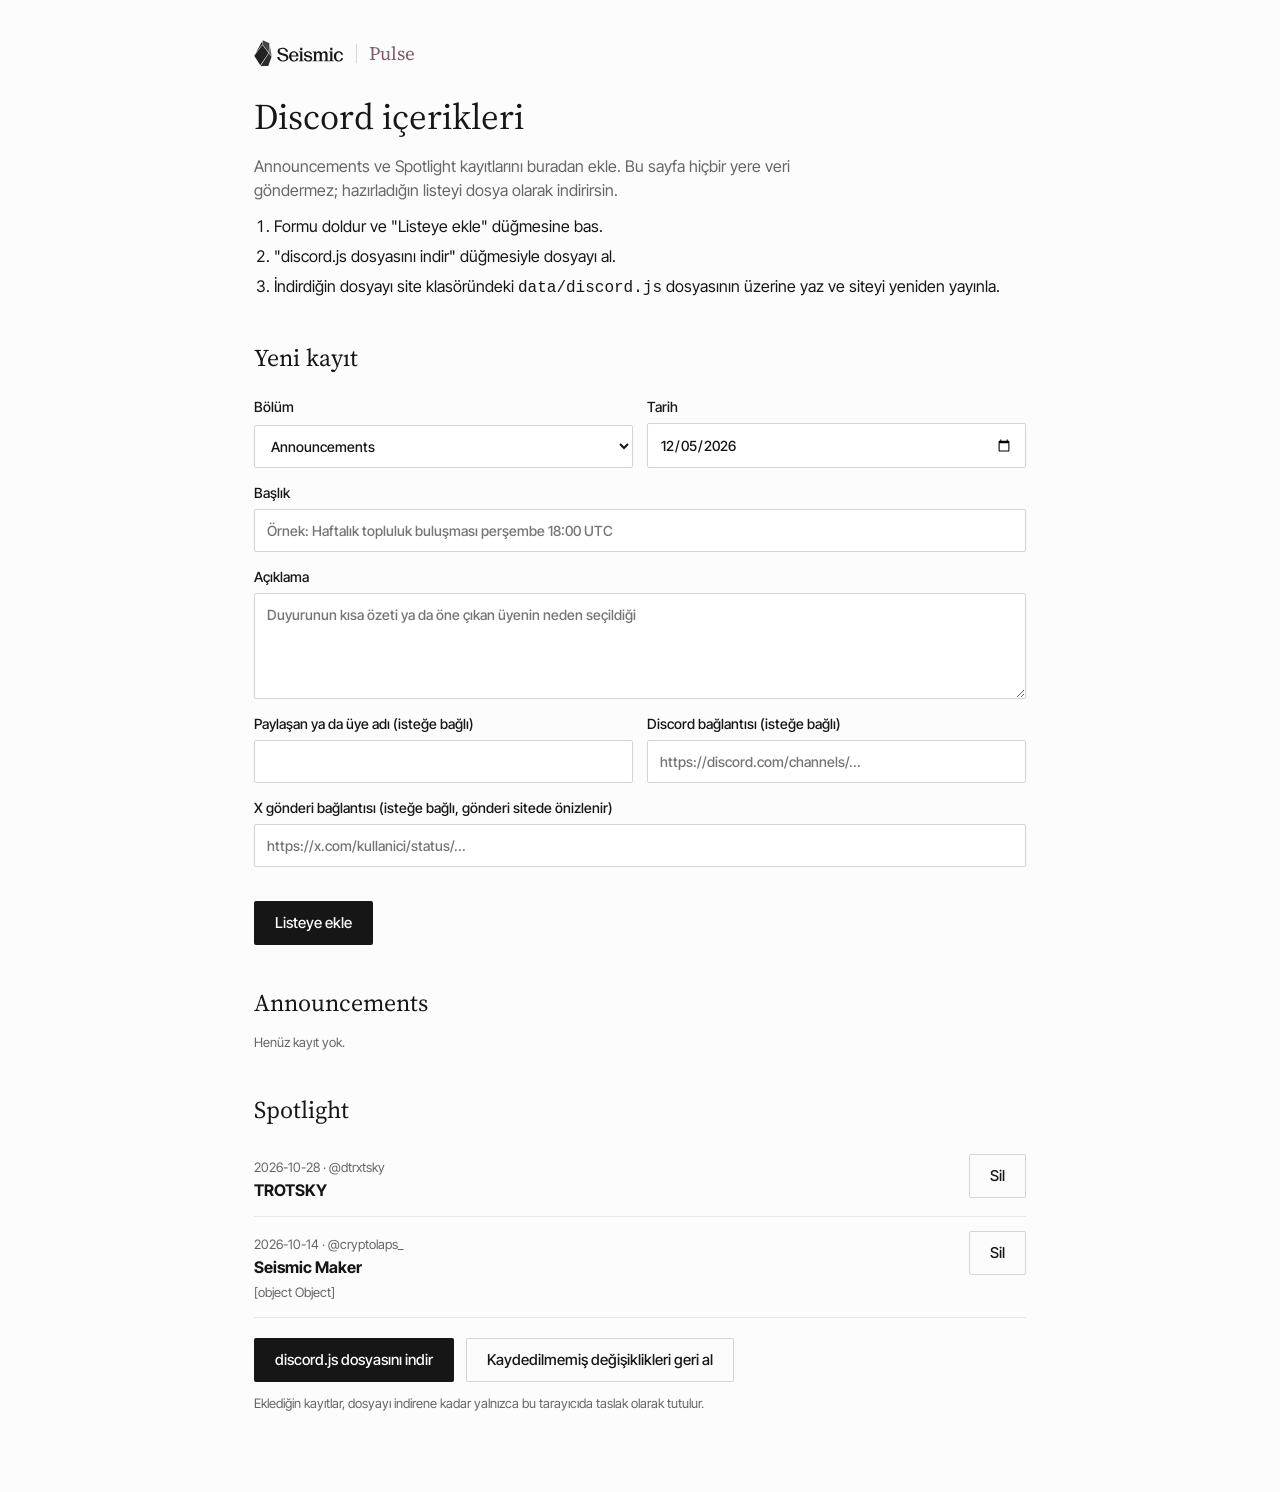
<file: admin.html>
<!DOCTYPE html>
<html lang="tr">
<head>
<meta charset="utf-8">
<meta name="viewport" content="width=device-width, initial-scale=1">
<meta name="robots" content="noindex">
<title>Discord içerikleri · Seismic Pulse</title>
<link rel="icon" href="favicon.svg" type="image/svg+xml">
<link href="https://fonts.googleapis.com/css2?family=Inter+Tight:wght@400;500;600&family=Source+Serif+4:opsz,wght@8..60,400;8..60,500&display=swap" rel="stylesheet">
<link rel="stylesheet" href="styles.css">
<script>try{var t=localStorage.getItem('sp-theme');if(t)document.documentElement.dataset.theme=t}catch(e){}</script>
</head>
<body>
<svg xmlns="http://www.w3.org/2000/svg" width="0" height="0" style="position:absolute" aria-hidden="true"><symbol id="s-mark" viewBox="0 0 16.7 24" fill="none"><path opacity="0.7" d="M16.593 15.7524L16.5924 15.7516H16.5928L16.593 15.7524ZM16.2443 14.77L13.8906 11.9472L14.5557 4.52631L16.2443 14.77Z" fill="currentColor"/>
<path opacity="0.8" d="M14.2542 2.917L13.4909 11.4356L7.95361 4.20241L8.20434 0.219971L14.2542 2.917Z" fill="currentColor"/>
<path d="M7.5136 4.1911L1.60498 12.0439L7.72324 0.863831L7.5136 4.1911Z" fill="currentColor"/>
<path opacity="0.95" d="M13.3909 12.0264L5.75441 23.3084L0.219727 14.6203L7.73263 4.63525L13.3909 12.0264Z" fill="currentColor"/>
<path opacity="0.9" d="M13.1604 23.8901H6.00439L13.7108 12.3304L16.2429 15.413L13.1604 23.8901Z" fill="currentColor"/></symbol><symbol id="s-logo" viewBox="0 0 83 24" fill="none"><path opacity="0.7" d="M16.593 15.7524L16.5924 15.7516H16.5928L16.593 15.7524ZM16.2443 14.77L13.8906 11.9472L14.5557 4.52631L16.2443 14.77Z" fill="currentColor"/>
<path opacity="0.8" d="M14.2542 2.917L13.4909 11.4356L7.95361 4.20241L8.20434 0.219971L14.2542 2.917Z" fill="currentColor"/>
<path d="M7.5136 4.1911L1.60498 12.0439L7.72324 0.863831L7.5136 4.1911Z" fill="currentColor"/>
<path opacity="0.95" d="M13.3909 12.0264L5.75441 23.3084L0.219727 14.6203L7.73263 4.63525L13.3909 12.0264Z" fill="currentColor"/>
<path opacity="0.9" d="M13.1604 23.8901H6.00439L13.7108 12.3304L16.2429 15.413L13.1604 23.8901Z" fill="currentColor"/><path d="M29.4229 10.8617C29.3369 9.97612 29.0108 9.31196 28.4451 8.86917C27.8792 8.4141 27.1843 8.18656 26.3604 8.18656C26.0775 8.18656 25.776 8.22346 25.4563 8.29727C25.149 8.35877 24.8599 8.46331 24.5893 8.6109C24.331 8.75849 24.1156 8.94912 23.9435 9.18282C23.7713 9.41651 23.6852 9.6994 23.6852 10.0315C23.6852 10.339 23.7468 10.6034 23.8697 10.8248C23.9928 11.0462 24.165 11.2429 24.3862 11.4152C24.6078 11.575 24.8599 11.7103 25.1428 11.821C25.4378 11.9317 25.7516 12.0301 26.0836 12.1162L27.4303 12.4668C27.9592 12.602 28.4819 12.7619 28.9987 12.9464C29.5275 13.1309 29.9948 13.3646 30.4008 13.6475C30.8066 13.9304 31.1324 14.2809 31.3784 14.6991C31.6367 15.1173 31.7659 15.6277 31.7659 16.2303C31.7659 16.8453 31.6246 17.3865 31.3416 17.8538C31.0587 18.3089 30.6835 18.6902 30.2163 18.9977C29.7611 19.3052 29.2323 19.5327 28.6296 19.6803C28.0393 19.8279 27.4364 19.9017 26.8215 19.9017C25.3333 19.9017 24.1095 19.5327 23.1501 18.7948C22.2031 18.0568 21.6251 17.0113 21.416 15.6584H23.5192C23.5562 16.0766 23.6422 16.4763 23.7774 16.8576C23.9252 17.2389 24.1341 17.5771 24.4047 17.8723C24.6753 18.1675 25.0135 18.4073 25.4193 18.5918C25.8254 18.764 26.3111 18.8501 26.877 18.8501C27.209 18.8501 27.5472 18.8132 27.8916 18.7394C28.2483 18.6533 28.568 18.5242 28.8509 18.352C29.1462 18.1675 29.386 17.9399 29.5705 17.6694C29.755 17.3865 29.8472 17.0421 29.8472 16.6362C29.8472 16.2795 29.7673 15.9782 29.6075 15.7322C29.4474 15.4862 29.2323 15.2772 28.9617 15.1049C28.6911 14.9205 28.3775 14.7729 28.0208 14.6622C27.6641 14.5392 27.2889 14.4285 26.8955 14.3301L25.3456 13.9242C24.8905 13.8012 24.4479 13.6475 24.0172 13.463C23.5868 13.2662 23.2056 13.0264 22.8736 12.7435C22.5413 12.4483 22.2769 12.1101 22.0803 11.7288C21.8834 11.3352 21.785 10.8801 21.785 10.3636C21.785 9.79778 21.9203 9.31196 22.1908 8.90608C22.4614 8.50021 22.8181 8.16813 23.2609 7.90983C23.716 7.63925 24.2264 7.44245 24.7923 7.31948C25.3702 7.19648 25.9606 7.13499 26.5632 7.13499C27.2522 7.13499 27.8792 7.23336 28.4451 7.43016C29.0108 7.62694 29.5029 7.89753 29.921 8.24191C30.3391 8.574 30.6773 8.96757 30.9356 9.42265C31.2062 9.87772 31.3846 10.3574 31.4706 10.8617H29.4229ZM36.984 18.9054C37.5497 18.9054 38.0233 18.7271 38.4044 18.3704C38.7981 18.0014 39.0256 17.491 39.0872 16.8392H41.0059C40.9075 17.368 40.7291 17.8231 40.4709 18.2044C40.2126 18.5857 39.8927 18.9054 39.5115 19.1637C39.1425 19.4097 38.7305 19.5942 38.2754 19.7172C37.8203 19.8402 37.3467 19.9017 36.8548 19.9017C36.2028 19.9017 35.6002 19.791 35.0469 19.5696C34.5057 19.3482 34.0382 19.0346 33.6447 18.6287C33.2511 18.2228 32.9437 17.7309 32.7222 17.1528C32.5009 16.5747 32.3901 15.9229 32.3901 15.1972C32.3901 14.5207 32.4886 13.8996 32.6854 13.3338C32.8944 12.7558 33.1896 12.2576 33.571 11.8395C33.9521 11.4213 34.4134 11.0954 34.9546 10.8617C35.5079 10.6157 36.1291 10.4927 36.8178 10.4927C37.4207 10.4927 37.9802 10.5911 38.4967 10.7879C39.0256 10.9724 39.4807 11.2614 39.8621 11.655C40.2432 12.0486 40.5385 12.5467 40.7476 13.1494C40.9566 13.752 41.055 14.4654 41.0427 15.2894H34.4563C34.4687 16.3964 34.6902 17.2758 35.1206 17.9277C35.5511 18.5795 36.1722 18.9054 36.984 18.9054ZM36.7995 11.452C36.4796 11.452 36.1784 11.5074 35.8955 11.6181C35.6249 11.7165 35.3851 11.8825 35.1759 12.1162C34.9669 12.3376 34.7948 12.6266 34.6593 12.9833C34.5365 13.34 34.4687 13.7705 34.4563 14.2747H38.958C38.9703 13.7582 38.921 13.3215 38.8105 12.9649C38.712 12.6082 38.5645 12.3191 38.3677 12.0978C38.1708 11.8764 37.9372 11.7165 37.6666 11.6181C37.396 11.5074 37.1069 11.452 36.7995 11.452ZM42.6643 7.09808H44.6385V9.36732H42.6643V7.09808ZM44.6385 12.8911V18.4073C44.6385 18.6287 44.6691 18.7763 44.7308 18.8501C44.8045 18.9116 44.952 18.9546 45.1733 18.9792L45.8929 19.053V19.6803H41.4097V19.053L42.1293 18.9792C42.3508 18.9546 42.4922 18.9116 42.5536 18.8501C42.6276 18.7763 42.6643 18.6287 42.6643 18.4073V11.8948C42.6643 11.6857 42.6335 11.5504 42.5721 11.4889C42.5106 11.4152 42.3631 11.3659 42.1293 11.3413L41.4097 11.2676V10.6403H44.6568L44.6385 12.8911ZM47.8397 16.8392C47.9012 17.4172 48.1104 17.9092 48.4671 18.3151C48.8361 18.7087 49.3832 18.9054 50.109 18.9054C50.7609 18.9054 51.2651 18.7825 51.6218 18.5365C51.9785 18.2782 52.1569 17.9338 52.1569 17.5033C52.1569 17.245 52.0891 17.0298 51.9539 16.8576C51.8308 16.6731 51.6648 16.5194 51.4558 16.3964C51.259 16.2734 51.0315 16.175 50.773 16.1012C50.5148 16.0274 50.2503 15.9659 49.9799 15.9167L48.9283 15.7138C48.5961 15.6523 48.264 15.56 47.932 15.437C47.6123 15.3017 47.3232 15.1295 47.0649 14.9205C46.8066 14.6991 46.5975 14.4408 46.4376 14.1456C46.2778 13.8381 46.1978 13.4753 46.1978 13.0571C46.1978 12.602 46.3024 12.2146 46.5114 11.8948C46.7329 11.5627 47.0094 11.2983 47.3417 11.1015C47.6861 10.8924 48.0734 10.7387 48.5038 10.6403C48.9466 10.5419 49.3894 10.4927 49.8322 10.4927C50.7915 10.4927 51.6218 10.7264 52.3229 11.1938C53.0363 11.6488 53.4791 12.3253 53.6513 13.2231H51.8064C51.794 12.9772 51.7264 12.7496 51.6033 12.5405C51.4926 12.3191 51.3451 12.1346 51.1606 11.9871C50.976 11.8272 50.7548 11.7042 50.4965 11.6181C50.2503 11.532 49.9799 11.4889 49.6847 11.4889C49.5125 11.4889 49.3156 11.5074 49.0944 11.5443C48.8852 11.5689 48.6822 11.6242 48.4855 11.7103C48.2887 11.7964 48.1227 11.9194 47.9873 12.0793C47.8521 12.2269 47.7845 12.4175 47.7845 12.6512C47.7845 13.0571 47.9382 13.3769 48.2455 13.6106C48.5531 13.832 48.9898 13.998 49.5554 14.1087L50.607 14.3116C51.0254 14.3977 51.425 14.5023 51.8064 14.6253C52.1998 14.7483 52.5442 14.9205 52.8395 15.1418C53.1347 15.3509 53.3683 15.6154 53.5405 15.9351C53.7127 16.2549 53.7988 16.6485 53.7988 17.1159C53.7988 17.6202 53.6942 18.0506 53.4853 18.4073C53.2761 18.764 52.9931 19.053 52.6364 19.2744C52.2798 19.4958 51.8678 19.6557 51.4003 19.7541C50.9331 19.8525 50.441 19.9017 49.9244 19.9017C49.3956 19.9017 48.8975 19.834 48.4301 19.6987C47.9749 19.5635 47.5691 19.3667 47.2124 19.1084C46.8681 18.8501 46.5851 18.5303 46.3639 18.149C46.1547 17.7678 46.0318 17.3311 45.9948 16.8392H47.8397ZM57.3418 12.1531H57.3603C57.6185 11.6611 57.9629 11.2614 58.3934 10.9539C58.8362 10.6464 59.3897 10.4927 60.0538 10.4927C60.7795 10.4927 61.3269 10.671 61.6959 11.0277C62.077 11.3721 62.3415 11.7841 62.4892 12.2638C62.7352 11.7349 63.098 11.3106 63.5776 10.9908C64.0697 10.6587 64.6538 10.4927 65.3302 10.4927C65.8715 10.4927 66.3081 10.5911 66.6401 10.7879C66.9845 10.9724 67.2489 11.2184 67.4334 11.5258C67.618 11.8333 67.741 12.1839 67.8025 12.5774C67.8639 12.9587 67.8947 13.3461 67.8947 13.7397V18.4073C67.8947 18.6287 67.9253 18.7763 67.987 18.8501C68.0607 18.9116 68.2083 18.9546 68.4298 18.9792L69.1493 19.053V19.6803H64.6662V19.053L65.3855 18.9792C65.607 18.9546 65.7484 18.9116 65.81 18.8501C65.8838 18.7763 65.9206 18.6287 65.9206 18.4073V14.4039C65.9206 13.4322 65.8162 12.7435 65.607 12.3376C65.3978 11.9194 65.0229 11.7103 64.4817 11.7103C63.842 11.7103 63.3746 11.9502 63.0795 12.4298C62.7843 12.9095 62.6367 13.5183 62.6367 14.2563V18.4073C62.6367 18.6287 62.6676 18.7763 62.729 18.8501C62.8028 18.9116 62.9503 18.9546 63.1718 18.9792L63.8913 19.053V19.6803H59.4082V19.053L60.1278 18.9792C60.349 18.9546 60.4904 18.9116 60.552 18.8501C60.6258 18.7763 60.6626 18.6287 60.6626 18.4073V14.4039C60.6626 13.4322 60.552 12.7435 60.3305 12.3376C60.1216 11.9194 59.7464 11.7103 59.2052 11.7103C58.5779 11.7103 58.1106 11.9502 57.8031 12.4298C57.5078 12.9095 57.3603 13.5183 57.3603 14.2563V18.4073C57.3603 18.6287 57.3911 18.7763 57.4525 18.8501C57.5263 18.9116 57.674 18.9546 57.8953 18.9792L58.6149 19.053V19.6803H54.1317V19.053L54.8513 18.9792C55.0726 18.9546 55.2141 18.9116 55.2756 18.8501C55.3493 18.7763 55.3863 18.6287 55.3863 18.4073V11.8948C55.3863 11.6857 55.3555 11.5504 55.2941 11.4889C55.2324 11.4152 55.0849 11.3659 54.8513 11.3413L54.1317 11.2676V10.6403H57.3418V12.1531ZM70.3861 7.09808H72.3603V9.36732H70.3861V7.09808ZM72.3603 12.8911V18.4073C72.3603 18.6287 72.3909 18.7763 72.4525 18.8501C72.5263 18.9116 72.6738 18.9546 72.8953 18.9792L73.6146 19.053V19.6803H69.1317V19.053L69.8511 18.9792C70.0726 18.9546 70.2139 18.9116 70.2756 18.8501C70.3493 18.7763 70.3861 18.6287 70.3861 18.4073V11.8948C70.3861 11.6857 70.3555 11.5504 70.2938 11.4889C70.2324 11.4152 70.0849 11.3659 69.8511 11.3413L69.1317 11.2676V10.6403H72.3788L72.3603 12.8911ZM73.7351 15.1972C73.7351 14.4838 73.8397 13.8381 74.0486 13.2601C74.2701 12.6697 74.5775 12.1716 74.9712 11.7657C75.3647 11.3598 75.8321 11.0462 76.3733 10.8248C76.9145 10.6034 77.511 10.4927 78.1628 10.4927C78.6302 10.4927 79.0853 10.5542 79.5281 10.6772C79.9832 10.7879 80.3952 10.9724 80.7642 11.2307C81.1333 11.4767 81.4468 11.7964 81.7051 12.19C81.9633 12.5836 82.1417 13.051 82.2401 13.5921H80.3214C80.3091 13.1986 80.2354 12.8665 80.0999 12.5959C79.9647 12.3253 79.7926 12.1101 79.5834 11.9502C79.3865 11.778 79.1714 11.6611 78.9378 11.5996C78.704 11.5258 78.4765 11.4889 78.255 11.4889C77.4679 11.4889 76.8714 11.8272 76.4656 12.5036C76.0719 13.1678 75.8753 14.0657 75.8753 15.1972C75.8753 16.3287 76.0719 17.2327 76.4656 17.9092C76.8591 18.5734 77.4617 18.9054 78.2735 18.9054C78.495 18.9054 78.7225 18.8747 78.9561 18.8132C79.1899 18.7394 79.405 18.6226 79.6019 18.4627C79.7987 18.2905 79.9647 18.0691 80.0999 17.7985C80.2354 17.5279 80.3091 17.1958 80.3214 16.8023H82.2401C82.1417 17.3434 81.9633 17.8108 81.7051 18.2044C81.4468 18.598 81.1333 18.9239 80.7642 19.1822C80.3952 19.4282 79.9832 19.6065 79.5281 19.7172C79.0853 19.8402 78.6302 19.9017 78.1628 19.9017C77.511 19.9017 76.9145 19.791 76.3733 19.5696C75.8321 19.3482 75.3647 19.0346 74.9712 18.6287C74.5775 18.2228 74.2701 17.7309 74.0486 17.1528C73.8397 16.5747 73.7351 15.9229 73.7351 15.1972Z" fill="currentColor"/></symbol></svg>
<main class="admin">
  <a class="brand" href="index.html" aria-label="Seismic Pulse ana sayfa">
    <svg class="brand-logo" viewBox="0 0 83 24" role="img" aria-label="Seismic"><use href="#s-logo"/></svg>
    <span class="brand-sub">Pulse</span>
  </a>
  <h1>Discord içerikleri</h1>
  <p class="sec-note">Announcements ve Spotlight kayıtlarını buradan ekle. Bu sayfa hiçbir yere veri göndermez; hazırladığın listeyi dosya olarak indirirsin.</p>
  <ol class="steps">
    <li>Formu doldur ve "Listeye ekle" düğmesine bas.</li>
    <li>"discord.js dosyasını indir" düğmesiyle dosyayı al.</li>
    <li>İndirdiğin dosyayı site klasöründeki <code>data/discord.js</code> dosyasının üzerine yaz ve siteyi yeniden yayınla.</li>
  </ol>

  <h2>Yeni kayıt</h2>
  <form id="f">
    <div class="two">
      <label>Bölüm
        <select id="kind"><option value="announcements">Announcements</option><option value="spotlight">Spotlight</option></select>
      </label>
      <label>Tarih
        <input id="date" type="date" required>
      </label>
    </div>
    <label>Başlık
      <input id="title" type="text" required maxlength="140" placeholder="Örnek: Haftalık topluluk buluşması perşembe 18:00 UTC">
    </label>
    <label>Açıklama
      <textarea id="text" rows="4" placeholder="Duyurunun kısa özeti ya da öne çıkan üyenin neden seçildiği"></textarea>
    </label>
    <div class="two">
      <label>Paylaşan ya da üye adı (isteğe bağlı)
        <input id="author" type="text" maxlength="60">
      </label>
      <label>Discord bağlantısı (isteğe bağlı)
        <input id="link" type="url" placeholder="https://discord.com/channels/...">
      </label>
    </div>
    <label>X gönderi bağlantısı (isteğe bağlı, gönderi sitede önizlenir)
      <input id="tweet" type="url" placeholder="https://x.com/kullanici/status/...">
    </label>
    <div class="admin-bar"><button class="btn btn-dark" type="submit">Listeye ekle</button><span class="fine" id="msg" aria-live="polite"></span></div>
  </form>

  <h2>Announcements</h2>
  <div id="l-announcements"></div>
  <h2>Spotlight</h2>
  <div id="l-spotlight"></div>

  <div class="admin-bar">
    <button class="btn btn-dark" id="dl" type="button">discord.js dosyasını indir</button>
    <button class="btn btn-outline" id="reset" type="button">Kaydedilmemiş değişiklikleri geri al</button>
  </div>
  <p class="fine" style="margin-top:12px">Eklediğin kayıtlar, dosyayı indirene kadar yalnızca bu tarayıcıda taslak olarak tutulur.</p>
</main>
<script src="data/discord.js"></script>
<script src="admin.js"></script>
</body>
</html>
</file>
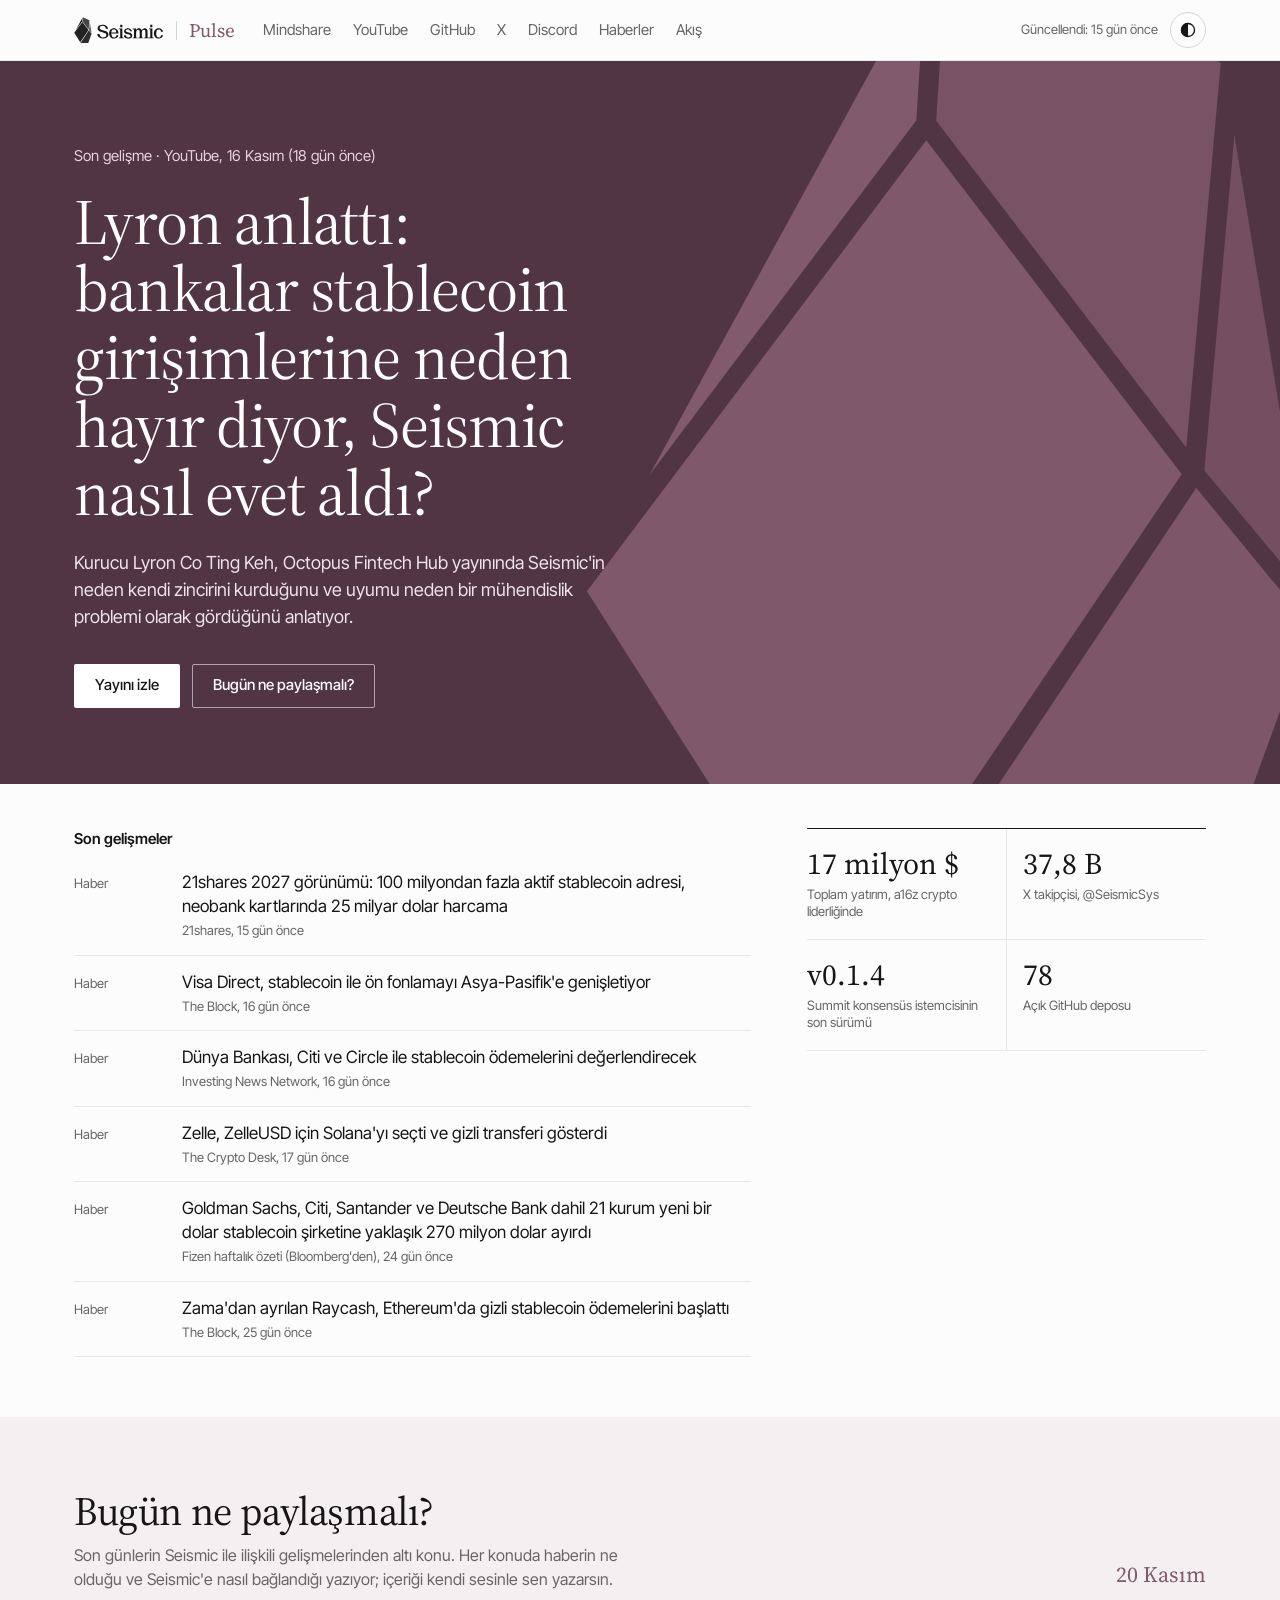
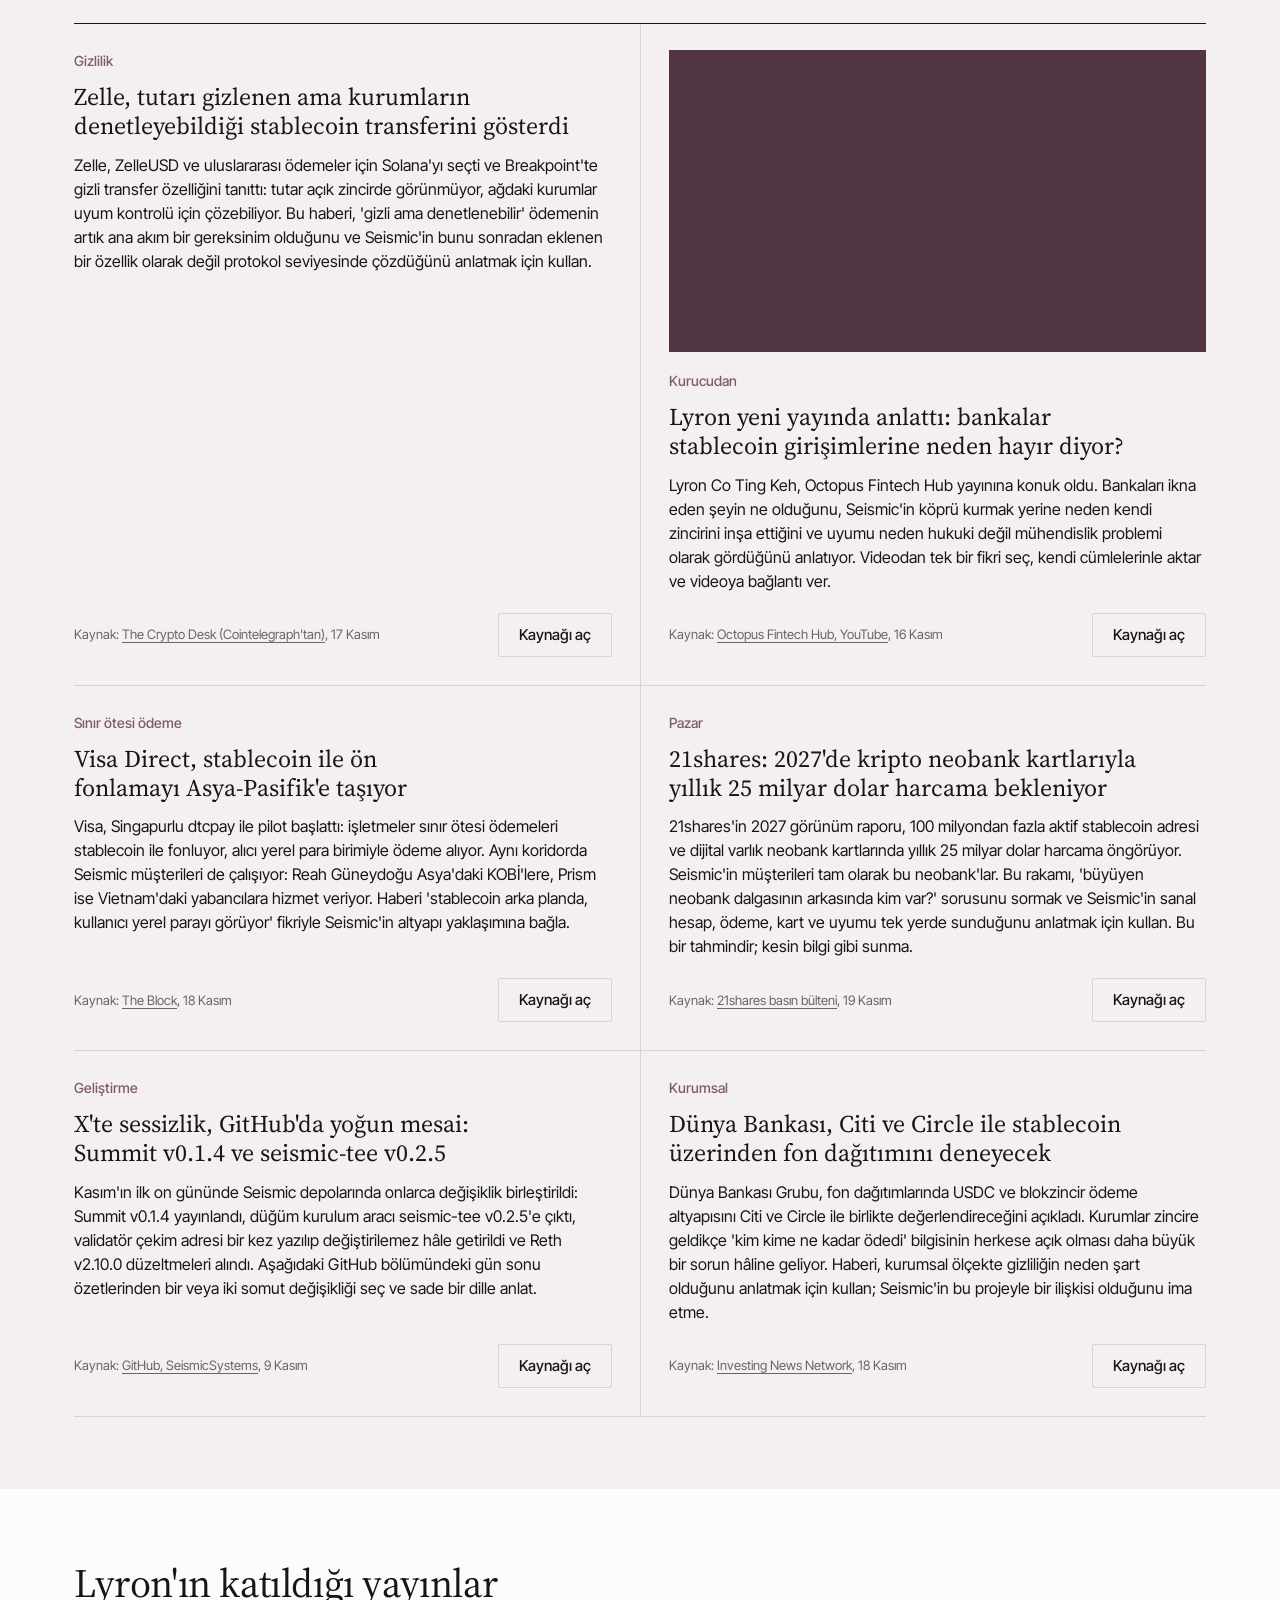
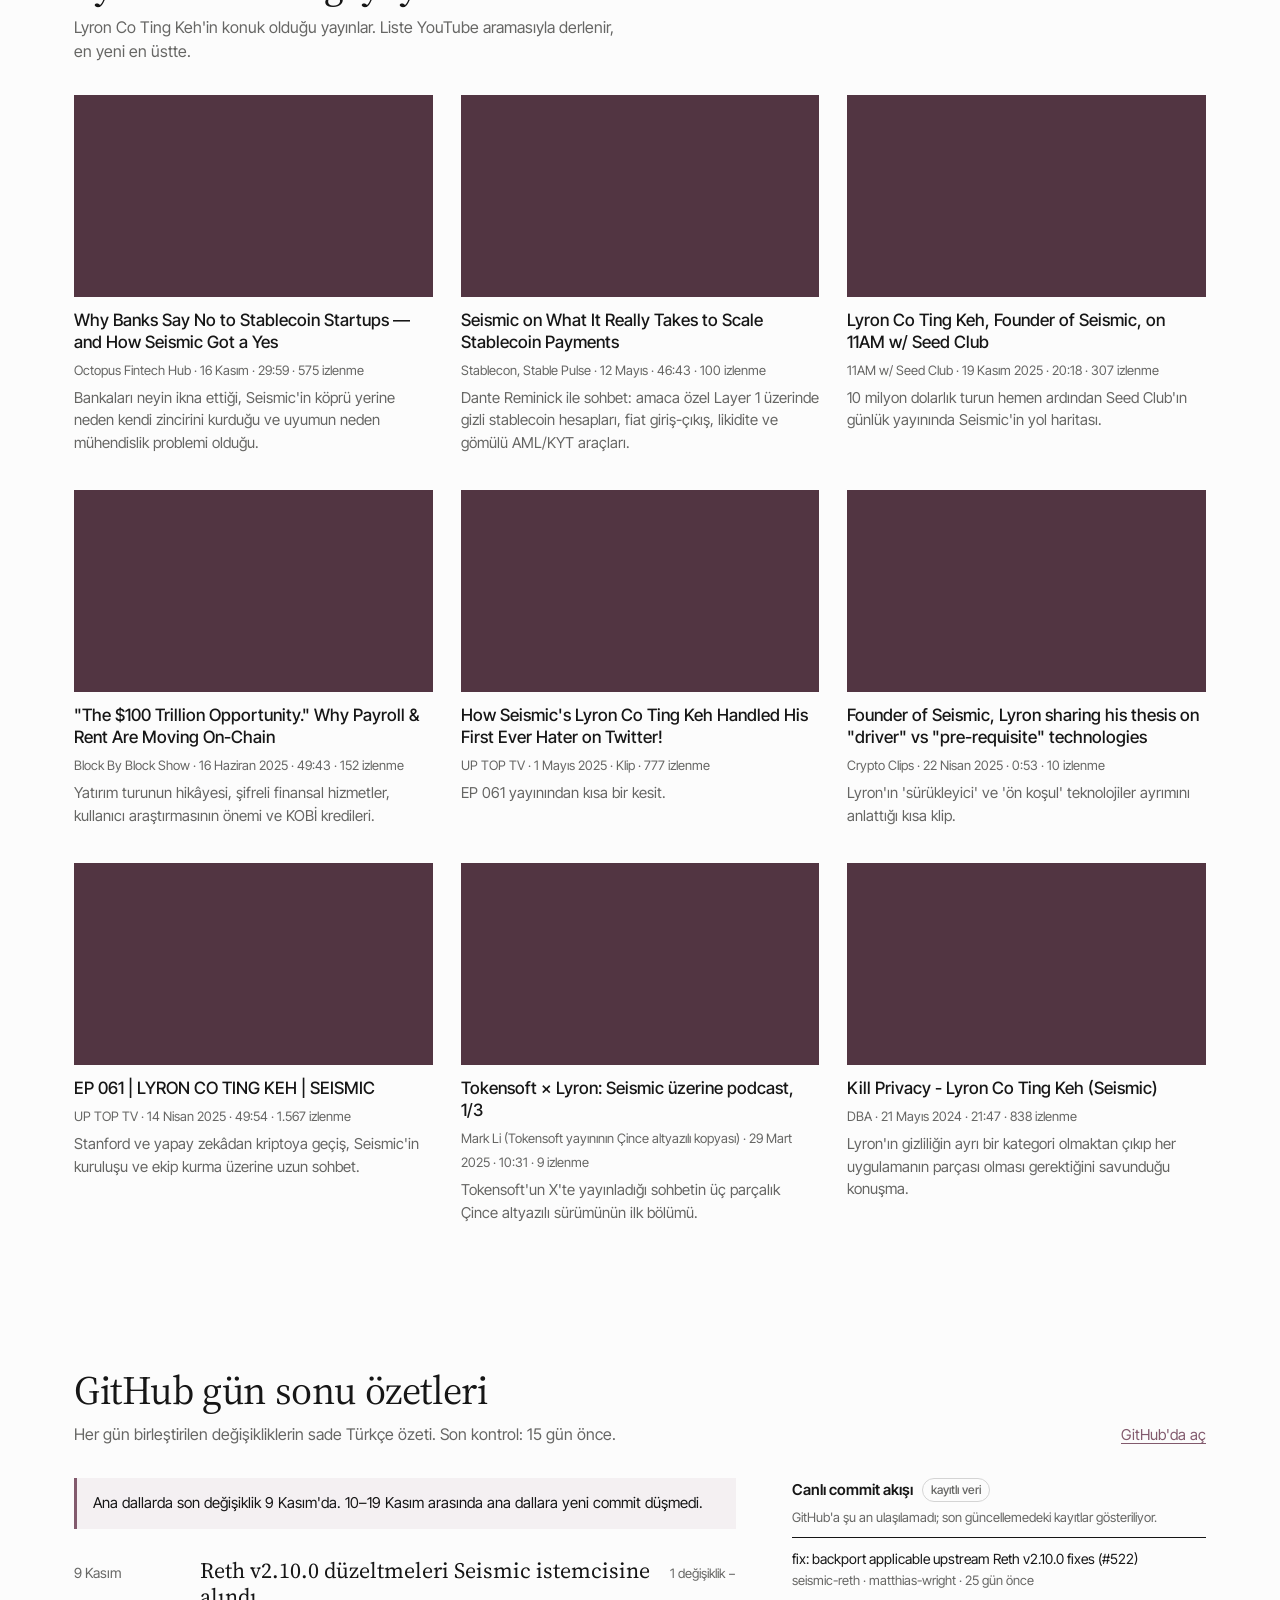
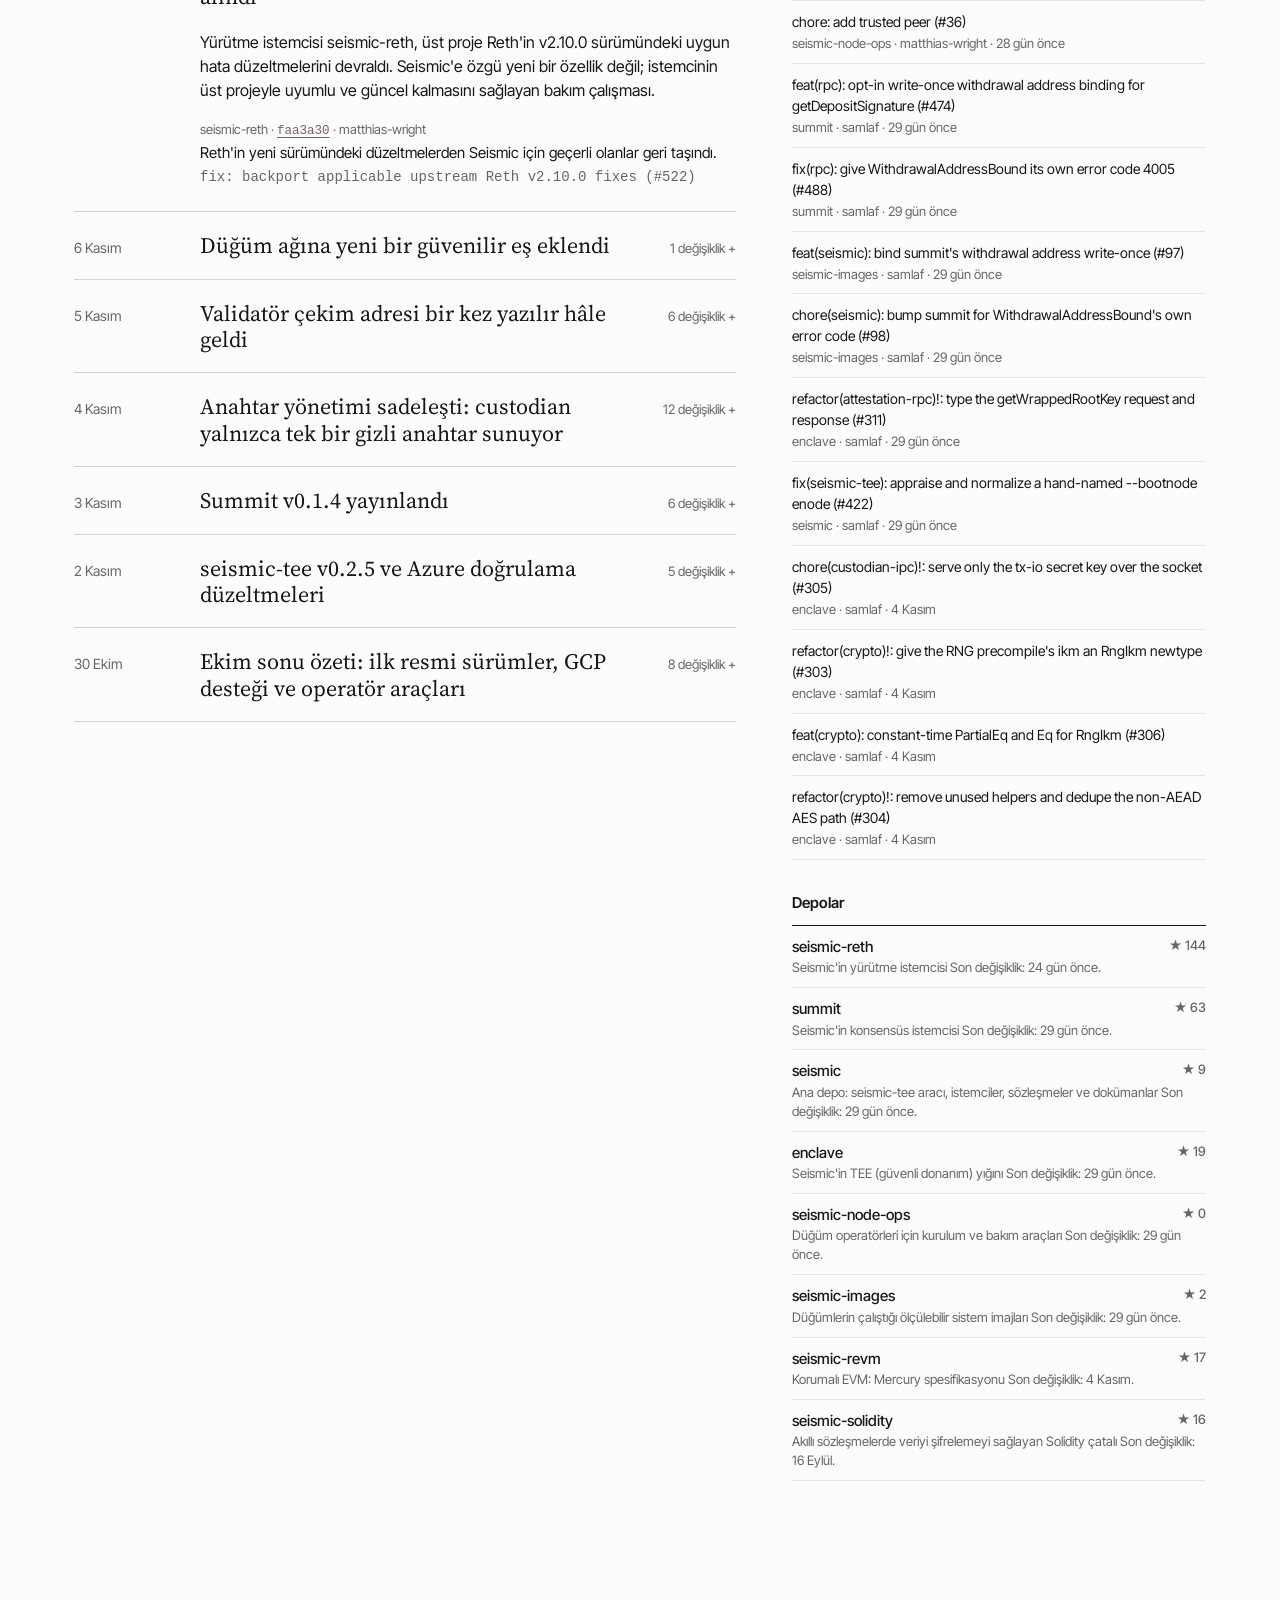
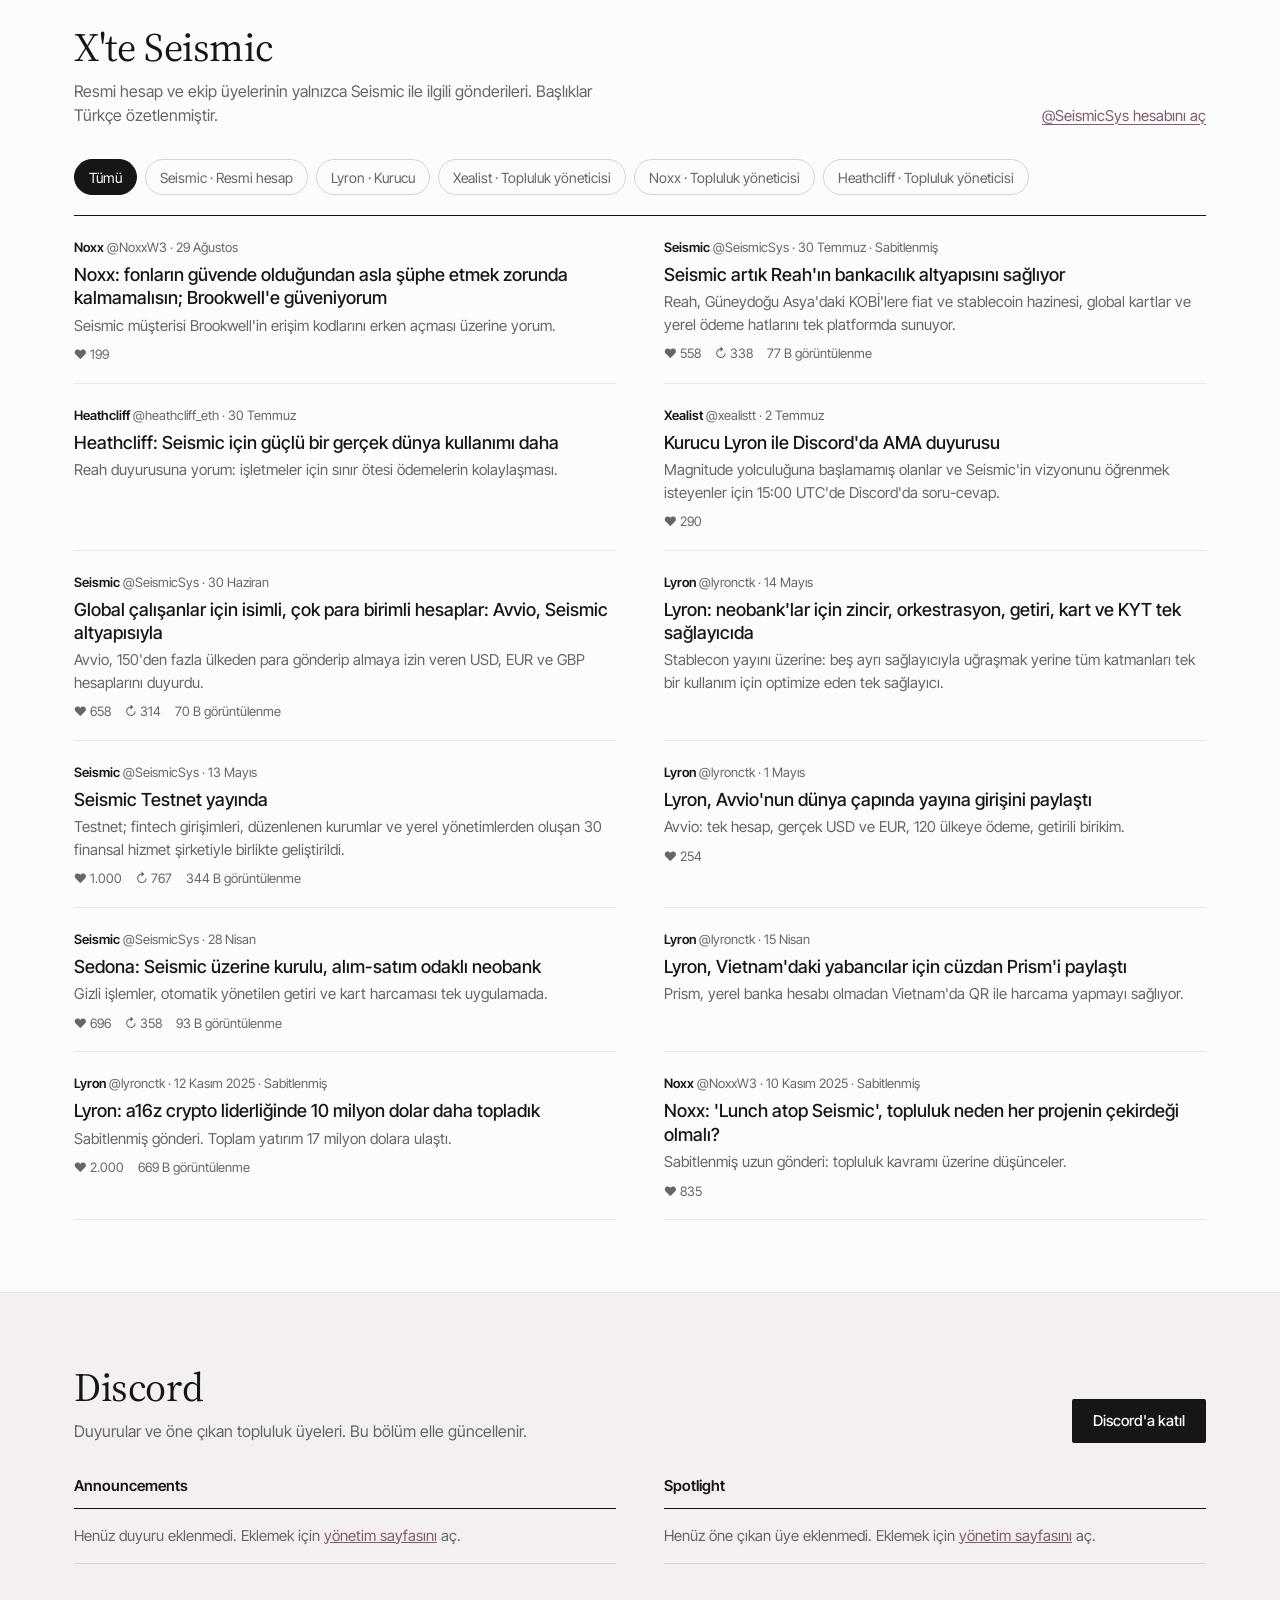
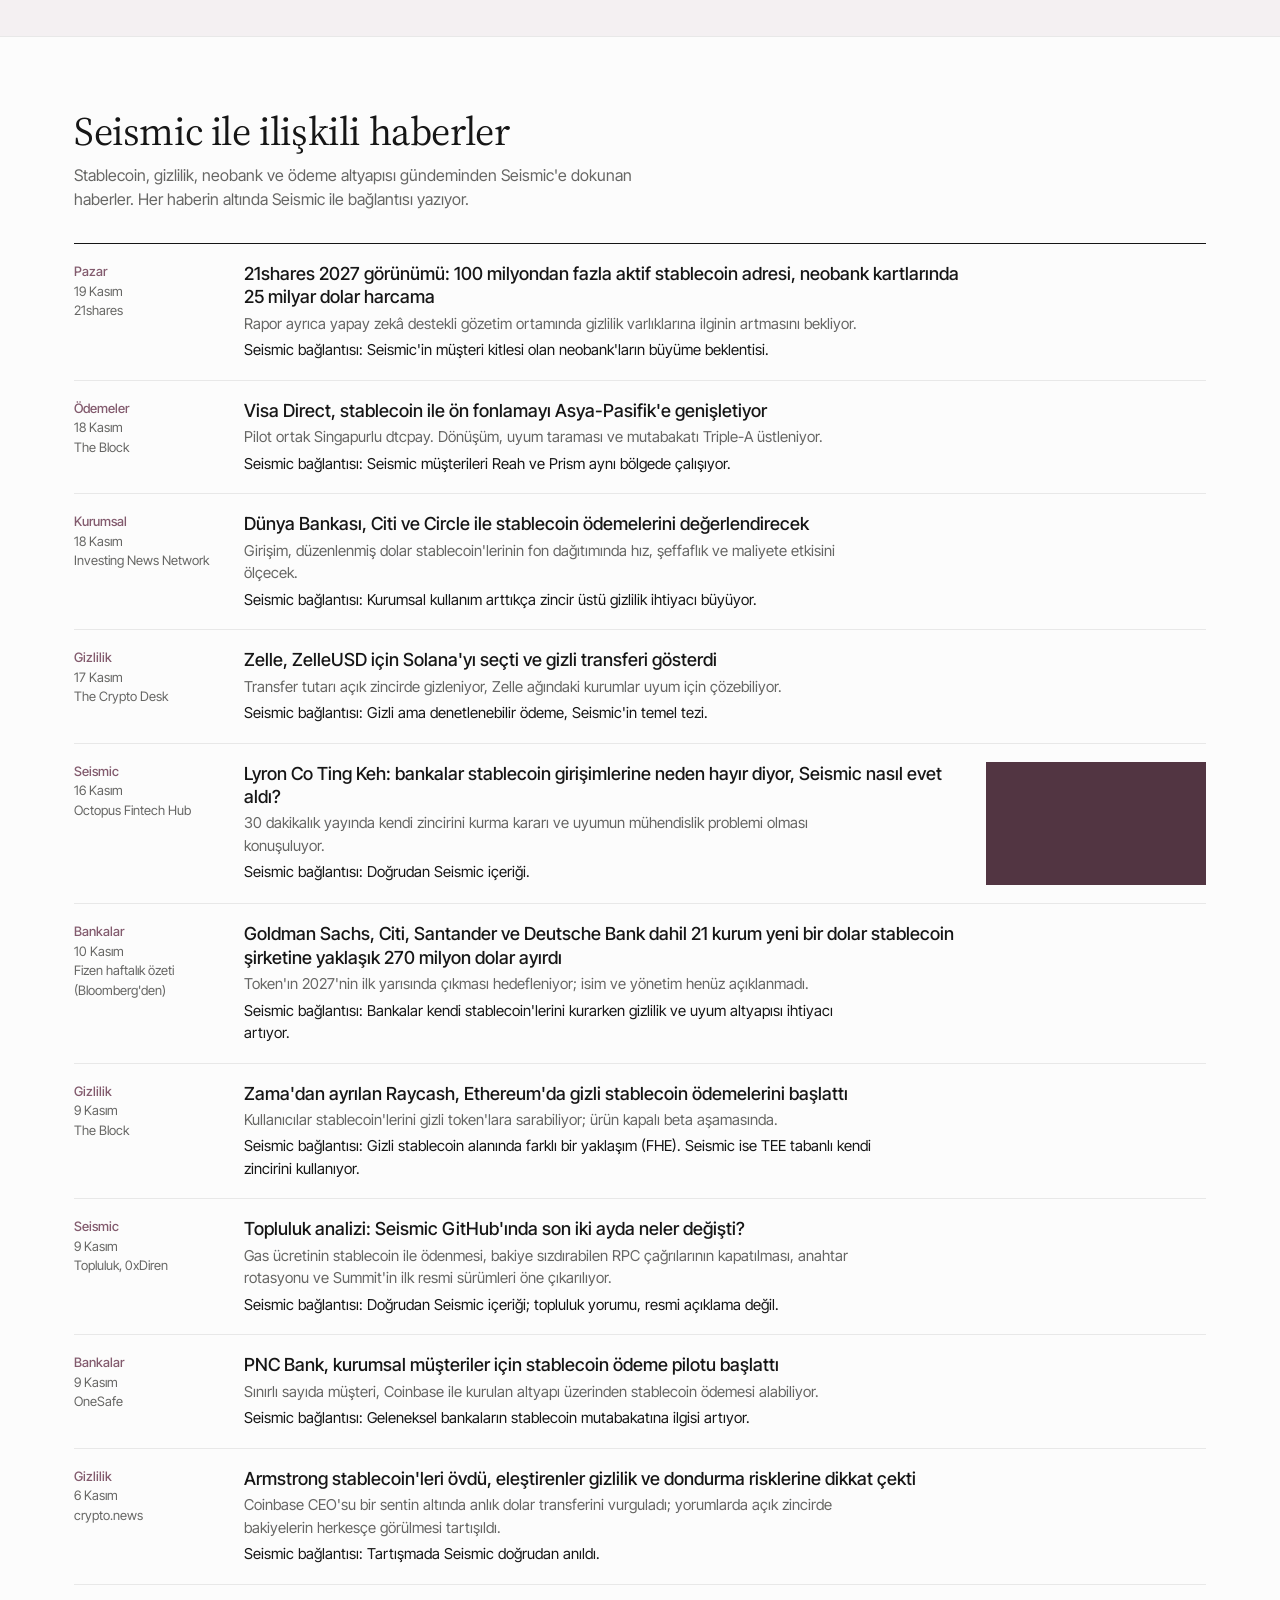
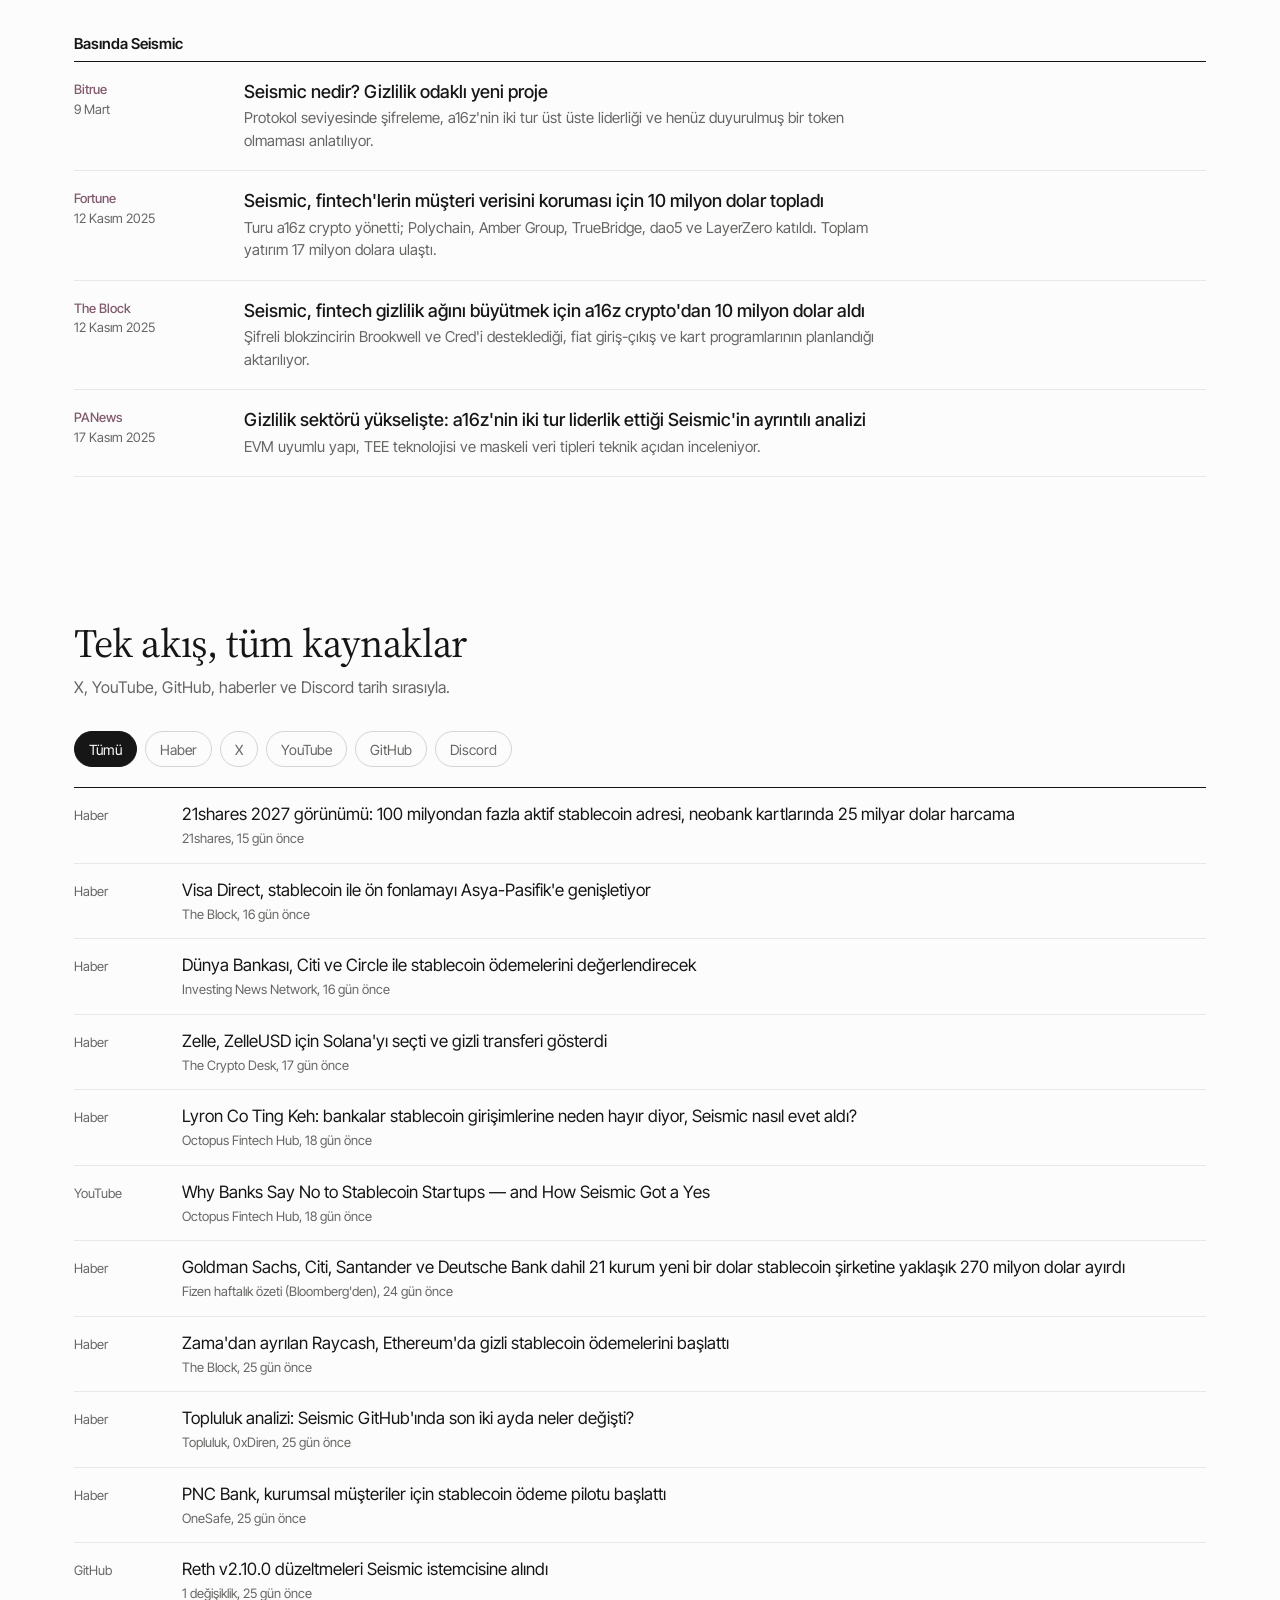
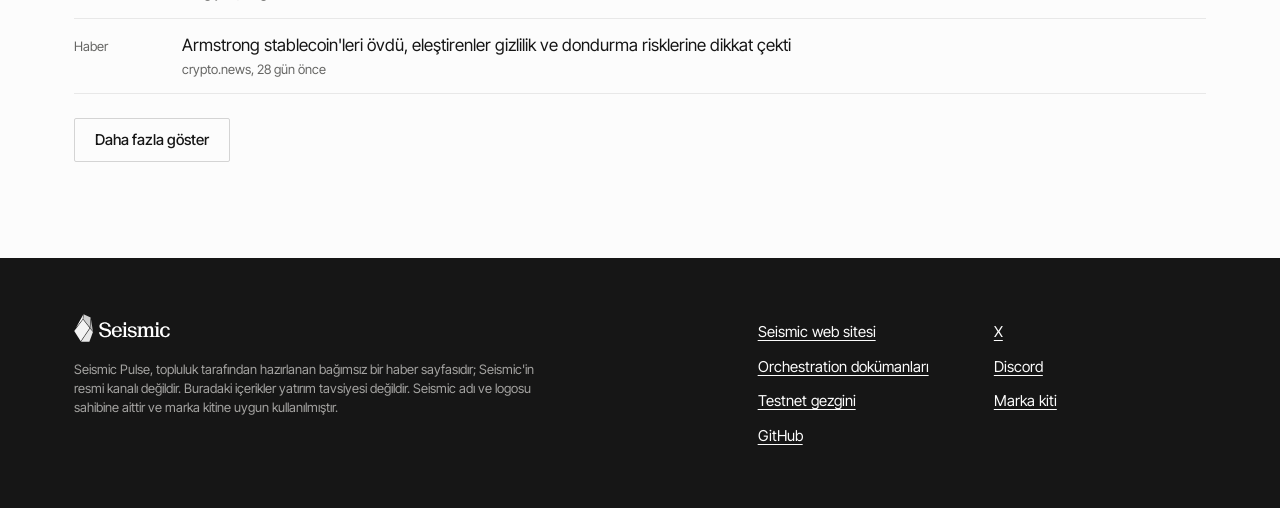
<file: Claude outputs/seismic-pulse-onizleme.html>
<!DOCTYPE html>
<html lang="tr">
<head>
<meta charset="utf-8">
<meta name="viewport" content="width=device-width, initial-scale=1">
<title>Seismic Pulse · Seismic'te olan her şey tek yerde</title>
<meta name="description" content="Seismic topluluğu için bağımsız haber ve içerik panosu: günlük gündem ve bağlam, Lyron'ın katıldığı yayınlar, GitHub gün sonu özetleri, X ve Discord.">
<meta name="theme-color" content="#523542">
<meta property="og:title" content="Seismic Pulse">
<meta property="og:description" content="Seismic topluluğu için bağımsız haber ve içerik panosu.">
<meta property="og:type" content="website">

<link rel="preconnect" href="https://fonts.googleapis.com">
<link rel="preconnect" href="https://fonts.gstatic.com" crossorigin>
<link href="https://fonts.googleapis.com/css2?family=Inter+Tight:wght@400;500;600&family=Source+Serif+4:opsz,wght@8..60,400;8..60,500&display=swap" rel="stylesheet">
<style>
/* Seismic Pulse — renkler ve tipografi Seismic Brand Kit v2'den alınmıştır.
   Mauve #825A6D · Purple #523542 · Black #161616 · Grey 600 #282826 · Grey 500 #737373
   Grey 400 #A4A3A1 · Grey 300 #D4D4D4 · Grey 200 #E8E8E8 · Grey 50 #FCFCFC · White #FFFFFF
   Yazı tipleri: Suisse Intl ve Suisse Intl Works (lisanslıysa kullanılır), yoksa Inter Tight ve Source Serif 4. */
:root {
  --mauve: #825A6D;
  --purple: #523542;
  --black: #161616;
  --g600: #282826;
  --g500: #737373;
  --g400: #A4A3A1;
  --g300: #D4D4D4;
  --g200: #E8E8E8;
  --g50: #FCFCFC;
  --white: #FFFFFF;

  --bg: var(--g50);
  --surface: var(--white);
  --ink: var(--black);
  --muted: #666664;
  --line: var(--g200);
  --line-strong: var(--g300);
  --accent: var(--mauve);
  --band: #F4F0F2;
  --sans: "Suisse Intl", "SuisseIntl", "Inter Tight", "Helvetica Neue", Helvetica, Arial, sans-serif;
  --serif: "Suisse Intl Works", "SuisseWorks", "Suisse Works", "Source Serif 4", Georgia, serif;
  --wrap: 1180px;
  color-scheme: light;
}
:root[data-theme="dark"] {
  --bg: var(--black);
  --surface: var(--g600);
  --ink: var(--g50);
  --muted: var(--g400);
  --line: #3A3A38;
  --line-strong: #4C4C4A;
  --accent: #C7A6B6;
  --band: #211A1E;
  color-scheme: dark;
}
@media (prefers-color-scheme: dark) {
  :root:not([data-theme]) {
    --bg: var(--black); --surface: var(--g600); --ink: var(--g50); --muted: var(--g400);
    --line: #3A3A38; --line-strong: #4C4C4A; --accent: #C7A6B6; --band: #211A1E;
    color-scheme: dark;
  }
}

*, *::before, *::after { box-sizing: border-box; }
html { scroll-behavior: smooth; scroll-padding-top: 76px; -webkit-text-size-adjust: 100%; }
@media (prefers-reduced-motion: reduce) { html { scroll-behavior: auto; } * { transition: none !important; animation: none !important; } }
body { margin: 0; background: var(--bg); color: var(--ink); font-family: var(--sans); font-size: 16px; line-height: 1.5; -webkit-font-smoothing: antialiased; }
h1, h2, h3, p, ol, ul, dl, dd { margin: 0; }
ol, ul { padding: 0; list-style: none; }
a { color: inherit; }
button { font: inherit; color: inherit; }
:focus-visible { outline: 2px solid var(--accent); outline-offset: 3px; border-radius: 2px; }
.sr { position: absolute; width: 1px; height: 1px; overflow: hidden; clip-path: inset(50%); }
.skip { position: absolute; left: 12px; top: -60px; background: var(--ink); color: var(--bg); padding: 10px 14px; z-index: 50; }
.skip:focus { top: 12px; }
.wrap { max-width: var(--wrap); margin: 0 auto; padding: 0 24px; }

/* Üst bar */
.top { position: sticky; top: 0; z-index: 20; background: color-mix(in srgb, var(--bg) 92%, transparent); backdrop-filter: blur(10px); border-bottom: 1px solid var(--line); }
.top-in { display: flex; align-items: center; gap: 28px; height: 60px; }
.brand { display: flex; align-items: center; gap: 12px; text-decoration: none; flex: none; }
.brand-logo { height: 26px; width: auto; aspect-ratio: 83 / 24; color: var(--ink); display: block; }
.brand-sub { font-family: var(--serif); font-size: 19px; line-height: 1; padding-left: 12px; border-left: 1px solid var(--line-strong); color: var(--accent); }
.nav { display: flex; gap: 22px; overflow-x: auto; scrollbar-width: none; flex: 1; }
.nav::-webkit-scrollbar { display: none; }
.nav a { text-decoration: none; font-size: 15px; color: var(--muted); white-space: nowrap; padding: 6px 0; }
.nav a:hover { color: var(--ink); }
.top-tools { display: flex; align-items: center; gap: 12px; flex: none; }
.updated { font-size: 13px; color: var(--muted); white-space: nowrap; }
.icon-btn { width: 36px; height: 36px; display: grid; place-items: center; background: none; border: 1px solid var(--line-strong); border-radius: 50%; cursor: pointer; }
.icon-btn:hover { border-color: var(--ink); }

/* Hero: marka kitindeki büyük mauve işaret, mor zemin */
.hero { position: relative; overflow: hidden; background: var(--purple); color: var(--white); }
.hero-mark { position: absolute; right: -4%; top: -18%; height: 150%; width: auto; color: var(--mauve); pointer-events: none; }
.hero-in { position: relative; padding-top: 84px; padding-bottom: 76px; }
.hero-kicker { font-size: 15px; color: #E3D3DB; margin-bottom: 20px; }
.hero h1 { font-family: var(--serif); font-weight: 400; font-size: clamp(34px, 5.2vw, 64px); line-height: 1.06; letter-spacing: -0.015em; max-width: 17ch; text-wrap: balance; }
.hero-sum { margin-top: 22px; max-width: 54ch; font-size: 18px; line-height: 1.5; color: #EDE3E8; }
.hero-actions { display: flex; flex-wrap: wrap; gap: 12px; margin-top: 34px; }

.btn { display: inline-flex; align-items: center; justify-content: center; min-height: 44px; padding: 0 20px; font-size: 15px; font-weight: 500; text-decoration: none; border: 1px solid transparent; border-radius: 2px; cursor: pointer; background: none; white-space: nowrap; }
.btn-light { background: var(--white); color: var(--black); }
.btn-light:hover { background: var(--g200); }
.btn-ghost { border-color: rgba(255,255,255,.55); color: var(--white); }
.btn-ghost:hover { border-color: var(--white); }
.btn-dark { background: var(--ink); color: var(--bg); }
.btn-dark:hover { background: var(--accent); color: var(--white); }
:root[data-theme="dark"] .btn-dark:hover { color: var(--black); }
.btn-outline { border-color: var(--line-strong); color: var(--ink); }
.btn-outline:hover { border-color: var(--ink); }
.text-link { font-size: 15px; color: var(--accent); text-underline-offset: 3px; white-space: nowrap; }

/* Son gelişmeler + rakamlar */
.latest { display: grid; grid-template-columns: minmax(0, 1.7fr) minmax(0, 1fr); gap: 56px; padding-top: 44px; padding-bottom: 60px; }
.h-small { font-size: 15px; font-weight: 600; margin-bottom: 6px; }
.rows > li { border-bottom: 1px solid var(--line); }
.rows a { display: grid; grid-template-columns: 92px minmax(0, 1fr); gap: 16px; padding: 14px 0; text-decoration: none; align-items: baseline; }
.rows a:hover .row-title { color: var(--accent); }
.row-src { font-size: 13px; color: var(--muted); }
.row-title { font-size: 17px; line-height: 1.35; }
.row-meta { display: block; font-size: 13px; color: var(--muted); margin-top: 3px; }
.tag-new { display: inline-block; font-size: 12px; font-weight: 600; background: var(--mauve); color: var(--white); padding: 1px 7px; margin-right: 8px; border-radius: 2px; vertical-align: 2px; }
.stats { display: grid; grid-template-columns: 1fr 1fr; gap: 0; align-content: start; border-top: 1px solid var(--ink); }
.stats > div { padding: 18px 16px 18px 0; border-bottom: 1px solid var(--line); }
.stats > div:nth-child(odd) { border-right: 1px solid var(--line); }
.stats > div:nth-child(even) { padding-left: 16px; }
.stats dt { font-size: 13px; color: var(--muted); line-height: 1.35; }
.stats dd { font-family: var(--serif); font-size: 30px; line-height: 1.1; margin-bottom: 6px; }
.stats a { text-decoration: none; display: block; }
.stats a:hover dd { color: var(--accent); }

/* Bölümler */
.sec { padding-top: 72px; padding-bottom: 72px; }
.band { background: var(--band); padding: 72px 0; }
.band-quiet { border-top: 1px solid var(--line); border-bottom: 1px solid var(--line); }
.sec-head { display: flex; justify-content: space-between; align-items: flex-end; gap: 24px; margin-bottom: 32px; flex-wrap: wrap; }
.sec-head h2 { font-family: var(--serif); font-weight: 400; font-size: clamp(28px, 3.4vw, 40px); line-height: 1.1; letter-spacing: -0.01em; }
.sec-note { margin-top: 10px; color: var(--muted); max-width: 62ch; }
.sec-date { font-family: var(--serif); font-size: 22px; color: var(--accent); }
.fine { font-size: 13px; color: var(--muted); line-height: 1.45; }
.chip { display: inline-block; font-size: 12px; font-weight: 500; padding: 2px 8px; border: 1px solid var(--line-strong); border-radius: 999px; color: var(--muted); margin-left: 6px; vertical-align: 1px; }
.chip.is-live { border-color: var(--accent); color: var(--accent); }

/* Mindshare */
.topics { display: grid; grid-template-columns: repeat(2, minmax(0, 1fr)); border-top: 1px solid var(--ink); }
.topic { padding: 26px 28px 28px 0; border-bottom: 1px solid var(--line-strong); display: flex; flex-direction: column; gap: 12px; }
.topic:nth-child(even) { padding-left: 28px; padding-right: 0; border-left: 1px solid var(--line-strong); }
.topic-cat { font-size: 14px; color: var(--accent); font-weight: 500; }
.topic h3 { font-family: var(--serif); font-weight: 400; font-size: 24px; line-height: 1.2; text-wrap: balance; }
.topic p { color: var(--ink); max-width: 60ch; }
.topic-foot { display: flex; align-items: center; justify-content: space-between; gap: 16px; flex-wrap: wrap; margin-top: auto; padding-top: 8px; }
.topic-src { font-size: 13px; color: var(--muted); }
.topic-src a { color: inherit; text-underline-offset: 3px; }

/* Görseller ve videolar */
.media { display: block; position: relative; aspect-ratio: 16 / 9; background: var(--purple); overflow: hidden; }
.media img, .media iframe { position: absolute; inset: 0; width: 100%; height: 100%; border: 0; object-fit: cover; display: block; }
.topic .media { margin-bottom: 6px; }

/* YouTube */
.vids { display: grid; grid-template-columns: repeat(3, minmax(0, 1fr)); gap: 36px 28px; }
.vid h3 { font-size: 17px; font-weight: 500; line-height: 1.3; margin: 12px 0 4px; }
.vid h3 a { text-decoration: none; }
.vid h3 a:hover { color: var(--accent); }
.vid p { color: var(--muted); font-size: 15px; margin-top: 6px; }

/* GitHub */
.gh { display: grid; grid-template-columns: minmax(0, 1.6fr) minmax(0, 1fr); gap: 56px; align-items: start; }
.gh-status { padding: 14px 16px; background: var(--band); border-left: 3px solid var(--mauve); margin-bottom: 8px; font-size: 15px; }
.day { border-bottom: 1px solid var(--line-strong); }
.day > summary { list-style: none; cursor: pointer; display: grid; grid-template-columns: 110px minmax(0, 1fr) auto; gap: 16px; padding: 20px 0; align-items: baseline; }
.day > summary::-webkit-details-marker { display: none; }
.day-date { font-size: 14px; color: var(--muted); }
.day-head { font-family: var(--serif); font-size: 22px; line-height: 1.2; }
.day-count { font-size: 13px; color: var(--muted); white-space: nowrap; }
.day-count::after { content: " +"; }
.day[open] .day-count::after { content: " −"; }
.day-body { padding: 0 0 24px 126px; }
.day-body > p { max-width: 64ch; }
.changes { margin-top: 18px; display: grid; gap: 14px; }
.change { display: grid; gap: 2px; }
.change-top { font-size: 13px; color: var(--muted); }
.change-top a { color: var(--accent); text-underline-offset: 3px; font-family: ui-monospace, SFMono-Regular, Menlo, Consolas, monospace; font-size: 12.5px; }
.change-msg { font-size: 14px; font-family: ui-monospace, SFMono-Regular, Menlo, Consolas, monospace; overflow-wrap: anywhere; }
.change-exp { font-size: 15px; }
.gh-side { position: sticky; top: 84px; }
.commits { border-top: 1px solid var(--ink); margin-top: 10px; }
.commits li { padding: 10px 0; border-bottom: 1px solid var(--line); font-size: 14px; }
.commits a { text-decoration: none; display: block; overflow-wrap: anywhere; }
.commits a:hover { color: var(--accent); }
.commits .fine { display: block; margin-top: 2px; }
.gh-repos-h { margin-top: 32px; }
.repos { border-top: 1px solid var(--ink); margin-top: 10px; }
.repos li { padding: 10px 0; border-bottom: 1px solid var(--line); }
.repos a { text-decoration: none; display: flex; justify-content: space-between; gap: 12px; font-weight: 500; font-size: 15px; }
.repos a:hover { color: var(--accent); }
.repos .fine { display: block; }

/* Filtreler */
.filters { display: flex; flex-wrap: wrap; gap: 8px; margin-bottom: 20px; }
.filters button { min-height: 36px; padding: 0 14px; background: none; border: 1px solid var(--line-strong); border-radius: 999px; font-size: 14px; cursor: pointer; color: var(--muted); }
.filters button:hover { border-color: var(--ink); color: var(--ink); }
.filters button[aria-pressed="true"] { background: var(--ink); border-color: var(--ink); color: var(--bg); }

/* X */
.posts { display: grid; grid-template-columns: repeat(2, minmax(0, 1fr)); gap: 0 48px; border-top: 1px solid var(--ink); }
.post { border-bottom: 1px solid var(--line); }
.post a { display: block; padding: 18px 0; text-decoration: none; }
.post a:hover .post-t { color: var(--accent); }
.post-who { font-size: 13px; color: var(--muted); }
.post-who b { color: var(--ink); font-weight: 600; }
.post-t { font-size: 18px; line-height: 1.3; margin-top: 5px; font-weight: 500; }
.post-s { color: var(--muted); margin-top: 5px; font-size: 15px; }
.post-n { font-size: 13px; color: var(--muted); margin-top: 8px; display: flex; gap: 14px; }

/* Discord */
.dc { display: grid; grid-template-columns: repeat(2, minmax(0, 1fr)); gap: 48px; }
.dc-list { border-top: 1px solid var(--ink); margin-top: 10px; }
.dc-list li { padding: 16px 0; border-bottom: 1px solid var(--line-strong); }
.dc-list h4 { margin: 4px 0 4px; font-size: 18px; font-weight: 500; line-height: 1.3; }
.dc-list p { font-size: 15px; white-space: pre-line; }
.dc-empty { color: var(--muted); font-size: 15px; }
.dc-empty a { color: var(--accent); }

/* Haberler */
.news { border-top: 1px solid var(--ink); }
.news > li { display: grid; grid-template-columns: 150px minmax(0, 1fr) 220px; gap: 20px; padding: 18px 0; border-bottom: 1px solid var(--line); align-items: start; }
.news-meta { font-size: 13px; color: var(--muted); line-height: 1.5; }
.news-meta b { display: block; color: var(--accent); font-weight: 500; }
.news h3 { font-size: 18px; font-weight: 500; line-height: 1.3; }
.news h3 a { text-decoration: none; }
.news h3 a:hover { color: var(--accent); }
.news p { color: var(--muted); font-size: 15px; margin-top: 4px; max-width: 70ch; }
.news .rel { color: var(--ink); }
.press-h { margin-top: 48px; }
.news-press > li { grid-template-columns: 150px minmax(0, 1fr); }

/* Akış */
.rows-feed { border-top: 1px solid var(--ink); margin-bottom: 24px; }

/* Alt bilgi */
.foot { background: var(--black); color: var(--g50); padding: 56px 0; margin-top: 24px; }
.foot .brand-logo { color: var(--white); height: 28px; }
.foot-in { display: grid; grid-template-columns: minmax(0, 1.4fr) minmax(0, 1fr); gap: 56px; }
.foot-note { color: var(--g400); margin-top: 18px; max-width: 58ch; }
.foot-links { columns: 2; column-gap: 24px; }
.foot-links li { padding: 5px 0; break-inside: avoid; }
.foot-links a { color: var(--g50); text-underline-offset: 3px; font-size: 15px; }

/* Yönetim sayfası */
.admin { max-width: 820px; margin: 0 auto; padding: 40px 24px 80px; }
.admin h1 { font-family: var(--serif); font-weight: 400; font-size: 36px; margin: 24px 0 8px; }
.admin h2 { font-family: var(--serif); font-weight: 400; font-size: 24px; margin: 40px 0 12px; }
.admin form { display: grid; gap: 14px; margin-top: 20px; }
.admin label { display: grid; gap: 6px; font-size: 14px; font-weight: 500; }
.admin input, .admin select, .admin textarea { font: inherit; padding: 10px 12px; background: var(--surface); color: var(--ink); border: 1px solid var(--line-strong); border-radius: 2px; width: 100%; }
.admin .two { display: grid; grid-template-columns: 1fr 1fr; gap: 14px; }
.admin .steps { margin: 12px 0 0 20px; list-style: decimal; display: grid; gap: 6px; }
.admin-item { display: flex; justify-content: space-between; gap: 16px; align-items: flex-start; padding: 14px 0; border-bottom: 1px solid var(--line); }
.admin-item button { flex: none; }
.admin-bar { display: flex; gap: 12px; flex-wrap: wrap; align-items: center; margin-top: 20px; }

@media (max-width: 900px) {
  .updated { display: none; }
  .vids { grid-template-columns: repeat(2, minmax(0, 1fr)); }
  .latest, .gh, .foot-in { grid-template-columns: minmax(0, 1fr); gap: 36px; }
  .gh-side { position: static; }
  .topics, .posts, .dc { grid-template-columns: minmax(0, 1fr); }
  .topic, .topic:nth-child(even) { padding: 24px 0; border-left: 0; }
  .hero-mark { right: -30%; opacity: .55; }
  .hero-in { padding-top: 56px; padding-bottom: 52px; }
  .sec, .band { padding-top: 52px; padding-bottom: 52px; }
  .day > summary { grid-template-columns: minmax(0, 1fr) auto; }
  .day-date { grid-column: 1 / -1; }
  .day-body { padding-left: 0; }
  .news > li, .news-press > li { grid-template-columns: minmax(0, 1fr); gap: 10px; }
  .news .media { max-width: 420px; }
  .news-meta b { display: inline; margin-right: 8px; }
  .rows a { grid-template-columns: minmax(0, 1fr); gap: 2px; }
  .admin .two { grid-template-columns: 1fr; }
}
@media (max-width: 560px) {
  .wrap { padding-left: 18px; padding-right: 18px; }
  .top-in { gap: 14px; }
  .brand-sub { font-size: 17px; }
  .top-in { height: auto; flex-wrap: wrap; justify-content: space-between; padding-top: 10px; row-gap: 4px; }
  .nav { order: 3; flex-basis: 100%; padding-bottom: 6px; }
  .stats dd { font-size: 24px; }
  .vids { grid-template-columns: minmax(0, 1fr); }
}

</style>
<script>try{var t=localStorage.getItem('sp-theme');if(t)document.documentElement.dataset.theme=t}catch(e){}</script>
</head>
<body>
<svg xmlns="http://www.w3.org/2000/svg" width="0" height="0" style="position:absolute" aria-hidden="true"><symbol id="s-mark" viewBox="0 0 16.7 24" fill="none"><path opacity="0.7" d="M16.593 15.7524L16.5924 15.7516H16.5928L16.593 15.7524ZM16.2443 14.77L13.8906 11.9472L14.5557 4.52631L16.2443 14.77Z" fill="currentColor"/>
<path opacity="0.8" d="M14.2542 2.917L13.4909 11.4356L7.95361 4.20241L8.20434 0.219971L14.2542 2.917Z" fill="currentColor"/>
<path d="M7.5136 4.1911L1.60498 12.0439L7.72324 0.863831L7.5136 4.1911Z" fill="currentColor"/>
<path opacity="0.95" d="M13.3909 12.0264L5.75441 23.3084L0.219727 14.6203L7.73263 4.63525L13.3909 12.0264Z" fill="currentColor"/>
<path opacity="0.9" d="M13.1604 23.8901H6.00439L13.7108 12.3304L16.2429 15.413L13.1604 23.8901Z" fill="currentColor"/></symbol><symbol id="s-logo" viewBox="0 0 83 24" fill="none"><path opacity="0.7" d="M16.593 15.7524L16.5924 15.7516H16.5928L16.593 15.7524ZM16.2443 14.77L13.8906 11.9472L14.5557 4.52631L16.2443 14.77Z" fill="currentColor"/>
<path opacity="0.8" d="M14.2542 2.917L13.4909 11.4356L7.95361 4.20241L8.20434 0.219971L14.2542 2.917Z" fill="currentColor"/>
<path d="M7.5136 4.1911L1.60498 12.0439L7.72324 0.863831L7.5136 4.1911Z" fill="currentColor"/>
<path opacity="0.95" d="M13.3909 12.0264L5.75441 23.3084L0.219727 14.6203L7.73263 4.63525L13.3909 12.0264Z" fill="currentColor"/>
<path opacity="0.9" d="M13.1604 23.8901H6.00439L13.7108 12.3304L16.2429 15.413L13.1604 23.8901Z" fill="currentColor"/><path d="M29.4229 10.8617C29.3369 9.97612 29.0108 9.31196 28.4451 8.86917C27.8792 8.4141 27.1843 8.18656 26.3604 8.18656C26.0775 8.18656 25.776 8.22346 25.4563 8.29727C25.149 8.35877 24.8599 8.46331 24.5893 8.6109C24.331 8.75849 24.1156 8.94912 23.9435 9.18282C23.7713 9.41651 23.6852 9.6994 23.6852 10.0315C23.6852 10.339 23.7468 10.6034 23.8697 10.8248C23.9928 11.0462 24.165 11.2429 24.3862 11.4152C24.6078 11.575 24.8599 11.7103 25.1428 11.821C25.4378 11.9317 25.7516 12.0301 26.0836 12.1162L27.4303 12.4668C27.9592 12.602 28.4819 12.7619 28.9987 12.9464C29.5275 13.1309 29.9948 13.3646 30.4008 13.6475C30.8066 13.9304 31.1324 14.2809 31.3784 14.6991C31.6367 15.1173 31.7659 15.6277 31.7659 16.2303C31.7659 16.8453 31.6246 17.3865 31.3416 17.8538C31.0587 18.3089 30.6835 18.6902 30.2163 18.9977C29.7611 19.3052 29.2323 19.5327 28.6296 19.6803C28.0393 19.8279 27.4364 19.9017 26.8215 19.9017C25.3333 19.9017 24.1095 19.5327 23.1501 18.7948C22.2031 18.0568 21.6251 17.0113 21.416 15.6584H23.5192C23.5562 16.0766 23.6422 16.4763 23.7774 16.8576C23.9252 17.2389 24.1341 17.5771 24.4047 17.8723C24.6753 18.1675 25.0135 18.4073 25.4193 18.5918C25.8254 18.764 26.3111 18.8501 26.877 18.8501C27.209 18.8501 27.5472 18.8132 27.8916 18.7394C28.2483 18.6533 28.568 18.5242 28.8509 18.352C29.1462 18.1675 29.386 17.9399 29.5705 17.6694C29.755 17.3865 29.8472 17.0421 29.8472 16.6362C29.8472 16.2795 29.7673 15.9782 29.6075 15.7322C29.4474 15.4862 29.2323 15.2772 28.9617 15.1049C28.6911 14.9205 28.3775 14.7729 28.0208 14.6622C27.6641 14.5392 27.2889 14.4285 26.8955 14.3301L25.3456 13.9242C24.8905 13.8012 24.4479 13.6475 24.0172 13.463C23.5868 13.2662 23.2056 13.0264 22.8736 12.7435C22.5413 12.4483 22.2769 12.1101 22.0803 11.7288C21.8834 11.3352 21.785 10.8801 21.785 10.3636C21.785 9.79778 21.9203 9.31196 22.1908 8.90608C22.4614 8.50021 22.8181 8.16813 23.2609 7.90983C23.716 7.63925 24.2264 7.44245 24.7923 7.31948C25.3702 7.19648 25.9606 7.13499 26.5632 7.13499C27.2522 7.13499 27.8792 7.23336 28.4451 7.43016C29.0108 7.62694 29.5029 7.89753 29.921 8.24191C30.3391 8.574 30.6773 8.96757 30.9356 9.42265C31.2062 9.87772 31.3846 10.3574 31.4706 10.8617H29.4229ZM36.984 18.9054C37.5497 18.9054 38.0233 18.7271 38.4044 18.3704C38.7981 18.0014 39.0256 17.491 39.0872 16.8392H41.0059C40.9075 17.368 40.7291 17.8231 40.4709 18.2044C40.2126 18.5857 39.8927 18.9054 39.5115 19.1637C39.1425 19.4097 38.7305 19.5942 38.2754 19.7172C37.8203 19.8402 37.3467 19.9017 36.8548 19.9017C36.2028 19.9017 35.6002 19.791 35.0469 19.5696C34.5057 19.3482 34.0382 19.0346 33.6447 18.6287C33.2511 18.2228 32.9437 17.7309 32.7222 17.1528C32.5009 16.5747 32.3901 15.9229 32.3901 15.1972C32.3901 14.5207 32.4886 13.8996 32.6854 13.3338C32.8944 12.7558 33.1896 12.2576 33.571 11.8395C33.9521 11.4213 34.4134 11.0954 34.9546 10.8617C35.5079 10.6157 36.1291 10.4927 36.8178 10.4927C37.4207 10.4927 37.9802 10.5911 38.4967 10.7879C39.0256 10.9724 39.4807 11.2614 39.8621 11.655C40.2432 12.0486 40.5385 12.5467 40.7476 13.1494C40.9566 13.752 41.055 14.4654 41.0427 15.2894H34.4563C34.4687 16.3964 34.6902 17.2758 35.1206 17.9277C35.5511 18.5795 36.1722 18.9054 36.984 18.9054ZM36.7995 11.452C36.4796 11.452 36.1784 11.5074 35.8955 11.6181C35.6249 11.7165 35.3851 11.8825 35.1759 12.1162C34.9669 12.3376 34.7948 12.6266 34.6593 12.9833C34.5365 13.34 34.4687 13.7705 34.4563 14.2747H38.958C38.9703 13.7582 38.921 13.3215 38.8105 12.9649C38.712 12.6082 38.5645 12.3191 38.3677 12.0978C38.1708 11.8764 37.9372 11.7165 37.6666 11.6181C37.396 11.5074 37.1069 11.452 36.7995 11.452ZM42.6643 7.09808H44.6385V9.36732H42.6643V7.09808ZM44.6385 12.8911V18.4073C44.6385 18.6287 44.6691 18.7763 44.7308 18.8501C44.8045 18.9116 44.952 18.9546 45.1733 18.9792L45.8929 19.053V19.6803H41.4097V19.053L42.1293 18.9792C42.3508 18.9546 42.4922 18.9116 42.5536 18.8501C42.6276 18.7763 42.6643 18.6287 42.6643 18.4073V11.8948C42.6643 11.6857 42.6335 11.5504 42.5721 11.4889C42.5106 11.4152 42.3631 11.3659 42.1293 11.3413L41.4097 11.2676V10.6403H44.6568L44.6385 12.8911ZM47.8397 16.8392C47.9012 17.4172 48.1104 17.9092 48.4671 18.3151C48.8361 18.7087 49.3832 18.9054 50.109 18.9054C50.7609 18.9054 51.2651 18.7825 51.6218 18.5365C51.9785 18.2782 52.1569 17.9338 52.1569 17.5033C52.1569 17.245 52.0891 17.0298 51.9539 16.8576C51.8308 16.6731 51.6648 16.5194 51.4558 16.3964C51.259 16.2734 51.0315 16.175 50.773 16.1012C50.5148 16.0274 50.2503 15.9659 49.9799 15.9167L48.9283 15.7138C48.5961 15.6523 48.264 15.56 47.932 15.437C47.6123 15.3017 47.3232 15.1295 47.0649 14.9205C46.8066 14.6991 46.5975 14.4408 46.4376 14.1456C46.2778 13.8381 46.1978 13.4753 46.1978 13.0571C46.1978 12.602 46.3024 12.2146 46.5114 11.8948C46.7329 11.5627 47.0094 11.2983 47.3417 11.1015C47.6861 10.8924 48.0734 10.7387 48.5038 10.6403C48.9466 10.5419 49.3894 10.4927 49.8322 10.4927C50.7915 10.4927 51.6218 10.7264 52.3229 11.1938C53.0363 11.6488 53.4791 12.3253 53.6513 13.2231H51.8064C51.794 12.9772 51.7264 12.7496 51.6033 12.5405C51.4926 12.3191 51.3451 12.1346 51.1606 11.9871C50.976 11.8272 50.7548 11.7042 50.4965 11.6181C50.2503 11.532 49.9799 11.4889 49.6847 11.4889C49.5125 11.4889 49.3156 11.5074 49.0944 11.5443C48.8852 11.5689 48.6822 11.6242 48.4855 11.7103C48.2887 11.7964 48.1227 11.9194 47.9873 12.0793C47.8521 12.2269 47.7845 12.4175 47.7845 12.6512C47.7845 13.0571 47.9382 13.3769 48.2455 13.6106C48.5531 13.832 48.9898 13.998 49.5554 14.1087L50.607 14.3116C51.0254 14.3977 51.425 14.5023 51.8064 14.6253C52.1998 14.7483 52.5442 14.9205 52.8395 15.1418C53.1347 15.3509 53.3683 15.6154 53.5405 15.9351C53.7127 16.2549 53.7988 16.6485 53.7988 17.1159C53.7988 17.6202 53.6942 18.0506 53.4853 18.4073C53.2761 18.764 52.9931 19.053 52.6364 19.2744C52.2798 19.4958 51.8678 19.6557 51.4003 19.7541C50.9331 19.8525 50.441 19.9017 49.9244 19.9017C49.3956 19.9017 48.8975 19.834 48.4301 19.6987C47.9749 19.5635 47.5691 19.3667 47.2124 19.1084C46.8681 18.8501 46.5851 18.5303 46.3639 18.149C46.1547 17.7678 46.0318 17.3311 45.9948 16.8392H47.8397ZM57.3418 12.1531H57.3603C57.6185 11.6611 57.9629 11.2614 58.3934 10.9539C58.8362 10.6464 59.3897 10.4927 60.0538 10.4927C60.7795 10.4927 61.3269 10.671 61.6959 11.0277C62.077 11.3721 62.3415 11.7841 62.4892 12.2638C62.7352 11.7349 63.098 11.3106 63.5776 10.9908C64.0697 10.6587 64.6538 10.4927 65.3302 10.4927C65.8715 10.4927 66.3081 10.5911 66.6401 10.7879C66.9845 10.9724 67.2489 11.2184 67.4334 11.5258C67.618 11.8333 67.741 12.1839 67.8025 12.5774C67.8639 12.9587 67.8947 13.3461 67.8947 13.7397V18.4073C67.8947 18.6287 67.9253 18.7763 67.987 18.8501C68.0607 18.9116 68.2083 18.9546 68.4298 18.9792L69.1493 19.053V19.6803H64.6662V19.053L65.3855 18.9792C65.607 18.9546 65.7484 18.9116 65.81 18.8501C65.8838 18.7763 65.9206 18.6287 65.9206 18.4073V14.4039C65.9206 13.4322 65.8162 12.7435 65.607 12.3376C65.3978 11.9194 65.0229 11.7103 64.4817 11.7103C63.842 11.7103 63.3746 11.9502 63.0795 12.4298C62.7843 12.9095 62.6367 13.5183 62.6367 14.2563V18.4073C62.6367 18.6287 62.6676 18.7763 62.729 18.8501C62.8028 18.9116 62.9503 18.9546 63.1718 18.9792L63.8913 19.053V19.6803H59.4082V19.053L60.1278 18.9792C60.349 18.9546 60.4904 18.9116 60.552 18.8501C60.6258 18.7763 60.6626 18.6287 60.6626 18.4073V14.4039C60.6626 13.4322 60.552 12.7435 60.3305 12.3376C60.1216 11.9194 59.7464 11.7103 59.2052 11.7103C58.5779 11.7103 58.1106 11.9502 57.8031 12.4298C57.5078 12.9095 57.3603 13.5183 57.3603 14.2563V18.4073C57.3603 18.6287 57.3911 18.7763 57.4525 18.8501C57.5263 18.9116 57.674 18.9546 57.8953 18.9792L58.6149 19.053V19.6803H54.1317V19.053L54.8513 18.9792C55.0726 18.9546 55.2141 18.9116 55.2756 18.8501C55.3493 18.7763 55.3863 18.6287 55.3863 18.4073V11.8948C55.3863 11.6857 55.3555 11.5504 55.2941 11.4889C55.2324 11.4152 55.0849 11.3659 54.8513 11.3413L54.1317 11.2676V10.6403H57.3418V12.1531ZM70.3861 7.09808H72.3603V9.36732H70.3861V7.09808ZM72.3603 12.8911V18.4073C72.3603 18.6287 72.3909 18.7763 72.4525 18.8501C72.5263 18.9116 72.6738 18.9546 72.8953 18.9792L73.6146 19.053V19.6803H69.1317V19.053L69.8511 18.9792C70.0726 18.9546 70.2139 18.9116 70.2756 18.8501C70.3493 18.7763 70.3861 18.6287 70.3861 18.4073V11.8948C70.3861 11.6857 70.3555 11.5504 70.2938 11.4889C70.2324 11.4152 70.0849 11.3659 69.8511 11.3413L69.1317 11.2676V10.6403H72.3788L72.3603 12.8911ZM73.7351 15.1972C73.7351 14.4838 73.8397 13.8381 74.0486 13.2601C74.2701 12.6697 74.5775 12.1716 74.9712 11.7657C75.3647 11.3598 75.8321 11.0462 76.3733 10.8248C76.9145 10.6034 77.511 10.4927 78.1628 10.4927C78.6302 10.4927 79.0853 10.5542 79.5281 10.6772C79.9832 10.7879 80.3952 10.9724 80.7642 11.2307C81.1333 11.4767 81.4468 11.7964 81.7051 12.19C81.9633 12.5836 82.1417 13.051 82.2401 13.5921H80.3214C80.3091 13.1986 80.2354 12.8665 80.0999 12.5959C79.9647 12.3253 79.7926 12.1101 79.5834 11.9502C79.3865 11.778 79.1714 11.6611 78.9378 11.5996C78.704 11.5258 78.4765 11.4889 78.255 11.4889C77.4679 11.4889 76.8714 11.8272 76.4656 12.5036C76.0719 13.1678 75.8753 14.0657 75.8753 15.1972C75.8753 16.3287 76.0719 17.2327 76.4656 17.9092C76.8591 18.5734 77.4617 18.9054 78.2735 18.9054C78.495 18.9054 78.7225 18.8747 78.9561 18.8132C79.1899 18.7394 79.405 18.6226 79.6019 18.4627C79.7987 18.2905 79.9647 18.0691 80.0999 17.7985C80.2354 17.5279 80.3091 17.1958 80.3214 16.8023H82.2401C82.1417 17.3434 81.9633 17.8108 81.7051 18.2044C81.4468 18.598 81.1333 18.9239 80.7642 19.1822C80.3952 19.4282 79.9832 19.6065 79.5281 19.7172C79.0853 19.8402 78.6302 19.9017 78.1628 19.9017C77.511 19.9017 76.9145 19.791 76.3733 19.5696C75.8321 19.3482 75.3647 19.0346 74.9712 18.6287C74.5775 18.2228 74.2701 17.7309 74.0486 17.1528C73.8397 16.5747 73.7351 15.9229 73.7351 15.1972Z" fill="currentColor"/></symbol></svg>
<a class="skip" href="#mindshare">İçeriğe geç</a>

<header class="top">
  <div class="wrap top-in">
    <a class="brand" href="#ust" aria-label="Seismic Pulse, sayfanın başı">
      <svg class="brand-logo" viewBox="0 0 83 24" role="img" aria-label="Seismic"><use href="#s-logo"/></svg>
      <span class="brand-sub">Pulse</span>
    </a>
    <nav class="nav" aria-label="Bölümler">
      <a href="#mindshare">Mindshare</a>
      <a href="#youtube">YouTube</a>
      <a href="#github">GitHub</a>
      <a href="#x">X</a>
      <a href="#discord">Discord</a>
      <a href="#haberler">Haberler</a>
      <a href="#akis">Akış</a>
    </nav>
    <div class="top-tools">
      <span class="updated" id="updated" title="Verilerin son yenilenme zamanı"></span>
      <button class="icon-btn" id="theme" type="button" aria-label="Açık ve koyu tema arasında geç">
        <svg viewBox="0 0 20 20" width="18" height="18" aria-hidden="true"><path d="M10 2a8 8 0 1 0 0 16V2Z" fill="currentColor"/><circle cx="10" cy="10" r="7.25" fill="none" stroke="currentColor" stroke-width="1.5"/></svg>
      </button>
    </div>
  </div>
</header>

<main id="ust">
  <section class="hero" aria-labelledby="hero-title">
    <svg class="hero-mark" viewBox="0 0 16.7 24" aria-hidden="true"><use href="#s-mark"/></svg>
    <div class="wrap hero-in">
      <p class="hero-kicker" id="hero-kicker"></p>
      <h1 id="hero-title"></h1>
      <p class="hero-sum" id="hero-sum"></p>
      <div class="hero-actions">
        <a class="btn btn-light" id="hero-link" href="#" target="_blank" rel="noopener">Kaynağı aç</a>
        <a class="btn btn-ghost" href="#mindshare">Bugün ne paylaşmalı?</a>
      </div>
    </div>
  </section>

  <section class="wrap latest" aria-labelledby="latest-h">
    <div class="latest-list">
      <h2 class="h-small" id="latest-h">Son gelişmeler</h2>
      <ol class="rows" id="latest"></ol>
    </div>
    <dl class="stats" id="stats"></dl>
  </section>

  <section class="band" id="mindshare" aria-labelledby="ms-h">
    <div class="wrap">
      <div class="sec-head">
        <div>
          <h2 id="ms-h">Bugün ne paylaşmalı?</h2>
          <p class="sec-note" id="ms-note"></p>
        </div>
        <p class="sec-date" id="ms-date"></p>
      </div>
      <div class="topics" id="topics"></div>
    </div>
  </section>

  <section class="wrap sec" id="youtube" aria-labelledby="yt-h">
    <div class="sec-head">
      <div>
        <h2 id="yt-h">Lyron'ın katıldığı yayınlar</h2>
        <p class="sec-note" id="yt-note"></p>
      </div>
    </div>
    <ol class="vids" id="yt-grid"></ol>
  </section>

  <section class="wrap sec" id="github" aria-labelledby="gh-h">
    <div class="sec-head">
      <div>
        <h2 id="gh-h">GitHub gün sonu özetleri</h2>
        <p class="sec-note" id="gh-note"></p>
      </div>
      <a class="text-link" href="https://github.com/SeismicSystems" target="_blank" rel="noopener">GitHub'da aç</a>
    </div>
    <div class="gh">
      <div class="gh-days" id="gh-days"></div>
      <aside class="gh-side">
        <h3 class="h-small">Canlı commit akışı <span class="chip" id="gh-live-state">yükleniyor</span></h3>
        <p class="fine" id="gh-live-note">Bu liste sayfayı açtığında doğrudan GitHub'dan çekilir.</p>
        <ol class="commits" id="gh-live"></ol>
        <h3 class="h-small gh-repos-h">Depolar</h3>
        <ul class="repos" id="gh-repos"></ul>
      </aside>
    </div>
  </section>

  <section class="wrap sec" id="x" aria-labelledby="x-h">
    <div class="sec-head">
      <div>
        <h2 id="x-h">X'te Seismic</h2>
        <p class="sec-note" id="x-note"></p>
      </div>
      <a class="text-link" href="https://x.com/SeismicSys" target="_blank" rel="noopener">@SeismicSys hesabını aç</a>
    </div>
    <div class="filters" id="x-filters" role="group" aria-label="Hesaba göre filtrele"></div>
    <ol class="posts" id="x-posts"></ol>
  </section>

  <section class="band band-quiet" id="discord" aria-labelledby="dc-h">
    <div class="wrap">
      <div class="sec-head">
        <div>
          <h2 id="dc-h">Discord</h2>
          <p class="sec-note">Duyurular ve öne çıkan topluluk üyeleri. Bu bölüm elle güncellenir.</p>
        </div>
        <a class="btn btn-dark" id="dc-invite" href="https://discord.com/invite/seismic" target="_blank" rel="noopener">Discord'a katıl</a>
      </div>
      <div class="dc">
        <div>
          <h3 class="h-small">Announcements</h3>
          <ol class="dc-list" id="dc-ann"></ol>
        </div>
        <div>
          <h3 class="h-small">Spotlight</h3>
          <ol class="dc-list" id="dc-spot"></ol>
        </div>
      </div>
    </div>
  </section>

  <section class="wrap sec" id="haberler" aria-labelledby="nw-h">
    <div class="sec-head">
      <div>
        <h2 id="nw-h">Seismic ile ilişkili haberler</h2>
        <p class="sec-note">Stablecoin, gizlilik, neobank ve ödeme altyapısı gündeminden Seismic'e dokunan haberler. Her haberin altında Seismic ile bağlantısı yazıyor.</p>
      </div>
    </div>
    <ol class="news" id="news"></ol>
    <h3 class="h-small press-h">Basında Seismic</h3>
    <ol class="news news-press" id="press"></ol>
  </section>

  <section class="wrap sec" id="akis" aria-labelledby="fd-h">
    <div class="sec-head">
      <div>
        <h2 id="fd-h">Tek akış, tüm kaynaklar</h2>
        <p class="sec-note">X, YouTube, GitHub, haberler ve Discord tarih sırasıyla.</p>
      </div>
    </div>
    <div class="filters" id="fd-filters" role="group" aria-label="Kaynağa göre filtrele"></div>
    <ol class="rows rows-feed" id="feed"></ol>
    <button class="btn btn-outline" id="feed-more" type="button">Daha fazla göster</button>
  </section>
</main>

<footer class="foot">
  <div class="wrap foot-in">
    <div>
      <svg class="brand-logo" viewBox="0 0 83 24" role="img" aria-label="Seismic"><use href="#s-logo"/></svg>
      <p class="fine foot-note">Seismic Pulse, topluluk tarafından hazırlanan bağımsız bir haber sayfasıdır; Seismic'in resmi kanalı değildir. Buradaki içerikler yatırım tavsiyesi değildir. Seismic adı ve logosu sahibine aittir ve marka kitine uygun kullanılmıştır.</p>
    </div>
    <ul class="foot-links" id="foot-links"></ul>
  </div>
</footer>



<script>
/* Seismic Pulse — otomatik veri dosyası.
   Bu dosyayı zamanlanmış görev 2 saatte bir baştan yazar. Elle düzenleme yapmayın;
   Discord içerikleri için data/discord.js dosyasını (veya admin.html sayfasını) kullanın.
   Şema: GUNCELLEME-REHBERI.md */
window.SEISMIC_PULSE = {
  "updatedAt": "2026-11-19T22:40:00Z",
  "lead": {
    "kind": "YouTube",
    "date": "2026-11-16",
    "title": "Lyron anlattı: bankalar stablecoin girişimlerine neden hayır diyor, Seismic nasıl evet aldı?",
    "summary": "Kurucu Lyron Co Ting Keh, Octopus Fintech Hub yayınında Seismic'in neden kendi zincirini kurduğunu ve uyumu neden bir mühendislik problemi olarak gördüğünü anlatıyor.",
    "url": "https://www.youtube.com/watch?v=kmnYXG10i7Y",
    "cta": "Yayını izle"
  },
  "stats": [
    {
      "value": "17 milyon $",
      "label": "Toplam yatırım, a16z crypto liderliğinde",
      "url": "https://fortune.com/2025/11/12/crypto-startup-seismic-raises-10-million-to-help-fintechs-protect-customer-data/"
    },
    {
      "value": "37,8 B",
      "label": "X takipçisi, @SeismicSys",
      "url": "https://x.com/SeismicSys"
    },
    {
      "value": "v0.1.4",
      "label": "Summit konsensüs istemcisinin son sürümü",
      "url": "https://github.com/SeismicSystems/summit"
    },
    {
      "value": "78",
      "label": "Açık GitHub deposu",
      "url": "https://github.com/SeismicSystems"
    }
  ],
  "mindshare": {
    "date": "2026-11-20",
    "note": "Son günlerin Seismic ile ilişkili gelişmelerinden altı konu. Her konuda haberin ne olduğu ve Seismic'e nasıl bağlandığı yazıyor; içeriği kendi sesinle sen yazarsın.",
    "topics": [
      {
        "id": "zelle-gizli-transfer",
        "category": "Gizlilik",
        "title": "Zelle, tutarı gizlenen ama kurumların denetleyebildiği stablecoin transferini gösterdi",
        "angle": "Zelle, ZelleUSD ve uluslararası ödemeler için Solana'yı seçti ve Breakpoint'te gizli transfer özelliğini tanıttı: tutar açık zincirde görünmüyor, ağdaki kurumlar uyum kontrolü için çözebiliyor. Bu haberi, 'gizli ama denetlenebilir' ödemenin artık ana akım bir gereksinim olduğunu ve Seismic'in bunu sonradan eklenen bir özellik olarak değil protokol seviyesinde çözdüğünü anlatmak için kullan.",
        "source": "The Crypto Desk (Cointelegraph'tan)",
        "date": "2026-11-17",
        "url": "https://thecryptodesk.substack.com/p/the-crypto-desk-tuesday-17-november"
      },
      {
        "id": "lyron-octopus",
        "category": "Kurucudan",
        "title": "Lyron yeni yayında anlattı: bankalar stablecoin girişimlerine neden hayır diyor?",
        "angle": "Lyron Co Ting Keh, Octopus Fintech Hub yayınına konuk oldu. Bankaları ikna eden şeyin ne olduğunu, Seismic'in köprü kurmak yerine neden kendi zincirini inşa ettiğini ve uyumu neden hukuki değil mühendislik problemi olarak gördüğünü anlatıyor. Videodan tek bir fikri seç, kendi cümlelerinle aktar ve videoya bağlantı ver.",
        "source": "Octopus Fintech Hub, YouTube",
        "date": "2026-11-16",
        "url": "https://www.youtube.com/watch?v=kmnYXG10i7Y",
        "video": "kmnYXG10i7Y"
      },
      {
        "id": "visa-apac",
        "category": "Sınır ötesi ödeme",
        "title": "Visa Direct, stablecoin ile ön fonlamayı Asya-Pasifik'e taşıyor",
        "angle": "Visa, Singapurlu dtcpay ile pilot başlattı: işletmeler sınır ötesi ödemeleri stablecoin ile fonluyor, alıcı yerel para birimiyle ödeme alıyor. Aynı koridorda Seismic müşterileri de çalışıyor: Reah Güneydoğu Asya'daki KOBİ'lere, Prism ise Vietnam'daki yabancılara hizmet veriyor. Haberi 'stablecoin arka planda, kullanıcı yerel parayı görüyor' fikriyle Seismic'in altyapı yaklaşımına bağla.",
        "source": "The Block",
        "date": "2026-11-18",
        "url": "https://theblock.co/news/business/2026-11-18-visa-direct-extend-stablecoin-prefunding-cross-border-payouts-asia-pacific-443457",
        "image": "https://www.tbstat.com/cdn-cgi/image/width=1600,height=900,fit=cover,format=jpeg,quality=80/wp/uploads/2026/11/GettyImages-79989027-scaled-e1795019131685.jpg"
      },
      {
        "id": "21shares-neobank",
        "category": "Pazar",
        "title": "21shares: 2027'de kripto neobank kartlarıyla yıllık 25 milyar dolar harcama bekleniyor",
        "angle": "21shares'in 2027 görünüm raporu, 100 milyondan fazla aktif stablecoin adresi ve dijital varlık neobank kartlarında yıllık 25 milyar dolar harcama öngörüyor. Seismic'in müşterileri tam olarak bu neobank'lar. Bu rakamı, 'büyüyen neobank dalgasının arkasında kim var?' sorusunu sormak ve Seismic'in sanal hesap, ödeme, kart ve uyumu tek yerde sunduğunu anlatmak için kullan. Bu bir tahmindir; kesin bilgi gibi sunma.",
        "source": "21shares basın bülteni",
        "date": "2026-11-19",
        "url": "https://www.globenewswire.com/news-release/2026/11/19/3406328/0/en/21shares-releases-annual-outlook-10-predictions-for-digital-assets-in-2027.html",
        "image": "https://ml-eu.globenewswire.com/Resource/Download/4a04b10b-bae6-4efa-acef-60e86e422579"
      },
      {
        "id": "github-sessiz-insa",
        "category": "Geliştirme",
        "title": "X'te sessizlik, GitHub'da yoğun mesai: Summit v0.1.4 ve seismic-tee v0.2.5",
        "angle": "Kasım'ın ilk on gününde Seismic depolarında onlarca değişiklik birleştirildi: Summit v0.1.4 yayınlandı, düğüm kurulum aracı seismic-tee v0.2.5'e çıktı, validatör çekim adresi bir kez yazılıp değiştirilemez hâle getirildi ve Reth v2.10.0 düzeltmeleri alındı. Aşağıdaki GitHub bölümündeki gün sonu özetlerinden bir veya iki somut değişikliği seç ve sade bir dille anlat.",
        "source": "GitHub, SeismicSystems",
        "date": "2026-11-09",
        "url": "https://github.com/SeismicSystems",
        "image": "https://opengraph.githubassets.com/1/SeismicSystems/summit"
      },
      {
        "id": "dunya-bankasi",
        "category": "Kurumsal",
        "title": "Dünya Bankası, Citi ve Circle ile stablecoin üzerinden fon dağıtımını deneyecek",
        "angle": "Dünya Bankası Grubu, fon dağıtımlarında USDC ve blokzincir ödeme altyapısını Citi ve Circle ile birlikte değerlendireceğini açıkladı. Kurumlar zincire geldikçe 'kim kime ne kadar ödedi' bilgisinin herkese açık olması daha büyük bir sorun hâline geliyor. Haberi, kurumsal ölçekte gizliliğin neden şart olduğunu anlatmak için kullan; Seismic'in bu projeyle bir ilişkisi olduğunu ima etme.",
        "source": "Investing News Network",
        "date": "2026-11-18",
        "url": "https://investingnews.com/cryptocurrency-market-recap/",
        "image": "https://investingnews.com/media-library/gold-bitcoin-coin-stands-in-front-of-a-fluctuating-market-graph-on-a-burgundy-background.jpg?id=68712392&width=1200&height=600&coordinates=0%2C125%2C0%2C125"
      }
    ]
  },
  "news": [
    {
      "date": "2026-11-19",
      "source": "21shares",
      "kind": "Pazar",
      "title": "21shares 2027 görünümü: 100 milyondan fazla aktif stablecoin adresi, neobank kartlarında 25 milyar dolar harcama",
      "summary": "Rapor ayrıca yapay zekâ destekli gözetim ortamında gizlilik varlıklarına ilginin artmasını bekliyor.",
      "relevance": "Seismic'in müşteri kitlesi olan neobank'ların büyüme beklentisi.",
      "url": "https://www.globenewswire.com/news-release/2026/11/19/3406328/0/en/21shares-releases-annual-outlook-10-predictions-for-digital-assets-in-2027.html",
      "topic": "21shares-neobank",
      "image": "https://ml-eu.globenewswire.com/Resource/Download/4a04b10b-bae6-4efa-acef-60e86e422579"
    },
    {
      "date": "2026-11-18",
      "source": "The Block",
      "kind": "Ödemeler",
      "title": "Visa Direct, stablecoin ile ön fonlamayı Asya-Pasifik'e genişletiyor",
      "summary": "Pilot ortak Singapurlu dtcpay. Dönüşüm, uyum taraması ve mutabakatı Triple-A üstleniyor.",
      "relevance": "Seismic müşterileri Reah ve Prism aynı bölgede çalışıyor.",
      "url": "https://theblock.co/news/business/2026-11-18-visa-direct-extend-stablecoin-prefunding-cross-border-payouts-asia-pacific-443457",
      "topic": "visa-apac",
      "image": "https://www.tbstat.com/cdn-cgi/image/width=1600,height=900,fit=cover,format=jpeg,quality=80/wp/uploads/2026/11/GettyImages-79989027-scaled-e1795019131685.jpg"
    },
    {
      "date": "2026-11-18",
      "source": "Investing News Network",
      "kind": "Kurumsal",
      "title": "Dünya Bankası, Citi ve Circle ile stablecoin ödemelerini değerlendirecek",
      "summary": "Girişim, düzenlenmiş dolar stablecoin'lerinin fon dağıtımında hız, şeffaflık ve maliyete etkisini ölçecek.",
      "relevance": "Kurumsal kullanım arttıkça zincir üstü gizlilik ihtiyacı büyüyor.",
      "url": "https://investingnews.com/cryptocurrency-market-recap/",
      "topic": "dunya-bankasi",
      "image": "https://investingnews.com/media-library/gold-bitcoin-coin-stands-in-front-of-a-fluctuating-market-graph-on-a-burgundy-background.jpg?id=68712392&width=1200&height=600&coordinates=0%2C125%2C0%2C125"
    },
    {
      "date": "2026-11-17",
      "source": "The Crypto Desk",
      "kind": "Gizlilik",
      "title": "Zelle, ZelleUSD için Solana'yı seçti ve gizli transferi gösterdi",
      "summary": "Transfer tutarı açık zincirde gizleniyor, Zelle ağındaki kurumlar uyum için çözebiliyor.",
      "relevance": "Gizli ama denetlenebilir ödeme, Seismic'in temel tezi.",
      "url": "https://thecryptodesk.substack.com/p/the-crypto-desk-tuesday-17-november",
      "topic": "zelle-gizli-transfer"
    },
    {
      "date": "2026-11-16",
      "source": "Octopus Fintech Hub",
      "kind": "Seismic",
      "title": "Lyron Co Ting Keh: bankalar stablecoin girişimlerine neden hayır diyor, Seismic nasıl evet aldı?",
      "summary": "30 dakikalık yayında kendi zincirini kurma kararı ve uyumun mühendislik problemi olması konuşuluyor.",
      "relevance": "Doğrudan Seismic içeriği.",
      "url": "https://www.youtube.com/watch?v=kmnYXG10i7Y",
      "topic": "lyron-octopus",
      "video": "kmnYXG10i7Y"
    },
    {
      "date": "2026-11-10",
      "source": "Fizen haftalık özeti (Bloomberg'den)",
      "kind": "Bankalar",
      "title": "Goldman Sachs, Citi, Santander ve Deutsche Bank dahil 21 kurum yeni bir dolar stablecoin şirketine yaklaşık 270 milyon dolar ayırdı",
      "summary": "Token'ın 2027'nin ilk yarısında çıkması hedefleniyor; isim ve yönetim henüz açıklanmadı.",
      "relevance": "Bankalar kendi stablecoin'lerini kurarken gizlilik ve uyum altyapısı ihtiyacı artıyor.",
      "url": "https://blog.fizen.io/stablecoin-tokenization-news-week-nov-9-15-2026/",
      "image": "https://storage.ghost.io/c/04/ee/04eee3a6-7d95-474c-80a5-48f84338363b/content/images/2026/11/stablecoin-tokenization-news-week-nov-9-15-2026-2.png"
    },
    {
      "date": "2026-11-09",
      "source": "The Block",
      "kind": "Gizlilik",
      "title": "Zama'dan ayrılan Raycash, Ethereum'da gizli stablecoin ödemelerini başlattı",
      "summary": "Kullanıcılar stablecoin'lerini gizli token'lara sarabiliyor; ürün kapalı beta aşamasında.",
      "relevance": "Gizli stablecoin alanında farklı bir yaklaşım (FHE). Seismic ise TEE tabanlı kendi zincirini kullanıyor.",
      "url": "https://www.theblock.co/news/defi/2026-11-09-zama-spin-off-raycash-launches-confidential-stablecoin-payments-private-yield-ethereum-435909",
      "image": "https://www.tbstat.com/cdn-cgi/image/width=1600,height=900,fit=cover,format=jpeg,quality=80/wp/uploads/2026/11/raycash-zama-protocol.png"
    },
    {
      "date": "2026-11-09",
      "source": "Topluluk, 0xDiren",
      "kind": "Seismic",
      "title": "Topluluk analizi: Seismic GitHub'ında son iki ayda neler değişti?",
      "summary": "Gas ücretinin stablecoin ile ödenmesi, bakiye sızdırabilen RPC çağrılarının kapatılması, anahtar rotasyonu ve Summit'in ilk resmi sürümleri öne çıkarılıyor.",
      "relevance": "Doğrudan Seismic içeriği; topluluk yorumu, resmi açıklama değil.",
      "url": "https://www.kucoin.com/news/insight/SEI/6af19e8dabae5e0007c58ce6",
      "topic": "github-sessiz-insa",
      "image": "https://assets.staticimg.com/@kudos/runtime/1.0.0/assets/og-ea52b6f9440e857c.jpg"
    },
    {
      "date": "2026-11-09",
      "source": "OneSafe",
      "kind": "Bankalar",
      "title": "PNC Bank, kurumsal müşteriler için stablecoin ödeme pilotu başlattı",
      "summary": "Sınırlı sayıda müşteri, Coinbase ile kurulan altyapı üzerinden stablecoin ödemesi alabiliyor.",
      "relevance": "Geleneksel bankaların stablecoin mutabakatına ilgisi artıyor.",
      "url": "https://www.onesafe.io/blog/stablecoin-payments-pnc-pilot-business-neobank",
      "image": "https://cdn.prod.website-files.com/65202616cfa1bf1882f3db51/6afcfa1f013c7a1e9032057e_6afcfa1e555a187d8f9e1924_stablecoin-payments-pnc-pilot-business-neobank-header.png"
    },
    {
      "date": "2026-11-06",
      "source": "crypto.news",
      "kind": "Gizlilik",
      "title": "Armstrong stablecoin'leri övdü, eleştirenler gizlilik ve dondurma risklerine dikkat çekti",
      "summary": "Coinbase CEO'su bir sentin altında anlık dolar transferini vurguladı; yorumlarda açık zincirde bakiyelerin herkesçe görülmesi tartışıldı.",
      "relevance": "Tartışmada Seismic doğrudan anıldı.",
      "url": "https://crypto.news/stablecoins-armstrong-payments-privacy-freeze-risks/"
    }
  ],
  "press": [
    {
      "date": "2026-03-09",
      "source": "Bitrue",
      "title": "Seismic nedir? Gizlilik odaklı yeni proje",
      "summary": "Protokol seviyesinde şifreleme, a16z'nin iki tur üst üste liderliği ve henüz duyurulmuş bir token olmaması anlatılıyor.",
      "url": "https://www.bitrue.com/blog/what-is-seismic-a-new-privacy-based-project"
    },
    {
      "date": "2025-11-12",
      "source": "Fortune",
      "title": "Seismic, fintech'lerin müşteri verisini koruması için 10 milyon dolar topladı",
      "summary": "Turu a16z crypto yönetti; Polychain, Amber Group, TrueBridge, dao5 ve LayerZero katıldı. Toplam yatırım 17 milyon dolara ulaştı.",
      "url": "https://fortune.com/2025/11/12/crypto-startup-seismic-raises-10-million-to-help-fintechs-protect-customer-data/"
    },
    {
      "date": "2025-11-12",
      "source": "The Block",
      "title": "Seismic, fintech gizlilik ağını büyütmek için a16z crypto'dan 10 milyon dolar aldı",
      "summary": "Şifreli blokzincirin Brookwell ve Cred'i desteklediği, fiat giriş-çıkış ve kart programlarının planlandığı aktarılıyor.",
      "url": "https://www.theblock.co/post/378610/seismic-adds-10-million-a16z-crypto-expand-fintech-privacy-network-fortune"
    },
    {
      "date": "2025-11-17",
      "source": "PANews",
      "title": "Gizlilik sektörü yükselişte: a16z'nin iki tur liderlik ettiği Seismic'in ayrıntılı analizi",
      "summary": "EVM uyumlu yapı, TEE teknolojisi ve maskeli veri tipleri teknik açıdan inceleniyor.",
      "url": "https://www.panewslab.com/en/articles/bc13c8f0-f44c-468a-959b-3af181a86166"
    }
  ],
  "youtube": {
    "note": "Lyron Co Ting Keh'in konuk olduğu yayınlar. Liste YouTube aramasıyla derlenir, en yeni en üstte.",
    "videos": [
      {
        "id": "kmnYXG10i7Y",
        "date": "2026-11-16",
        "channel": "Octopus Fintech Hub",
        "title": "Why Banks Say No to Stablecoin Startups — and How Seismic Got a Yes",
        "duration": "29:59",
        "views": 575,
        "summary": "Bankaları neyin ikna ettiği, Seismic'in köprü yerine neden kendi zincirini kurduğu ve uyumun neden mühendislik problemi olduğu."
      },
      {
        "id": "JrMenK3lddc",
        "date": "2026-05-12",
        "channel": "Stablecon, Stable Pulse",
        "title": "Seismic on What It Really Takes to Scale Stablecoin Payments",
        "duration": "46:43",
        "views": 100,
        "summary": "Dante Reminick ile sohbet: amaca özel Layer 1 üzerinde gizli stablecoin hesapları, fiat giriş-çıkış, likidite ve gömülü AML/KYT araçları."
      },
      {
        "id": "njqi3lPfWeE",
        "date": "2025-11-19",
        "channel": "11AM w/ Seed Club",
        "title": "Lyron Co Ting Keh, Founder of Seismic, on 11AM w/ Seed Club",
        "duration": "20:18",
        "views": 307,
        "summary": "10 milyon dolarlık turun hemen ardından Seed Club'ın günlük yayınında Seismic'in yol haritası."
      },
      {
        "id": "TJr8KFIToP0",
        "date": "2025-06-16",
        "channel": "Block By Block Show",
        "title": "\"The $100 Trillion Opportunity.\" Why Payroll & Rent Are Moving On-Chain",
        "duration": "49:43",
        "views": 152,
        "summary": "Yatırım turunun hikâyesi, şifreli finansal hizmetler, kullanıcı araştırmasının önemi ve KOBİ kredileri."
      },
      {
        "id": "ZYnup8AiIjE",
        "date": "2025-05-01",
        "channel": "UP TOP TV",
        "title": "How Seismic's Lyron Co Ting Keh Handled His First Ever Hater on Twitter!",
        "duration": "Klip",
        "views": 777,
        "summary": "EP 061 yayınından kısa bir kesit."
      },
      {
        "id": "3XJnSfiAlVA",
        "date": "2025-04-22",
        "channel": "Crypto Clips",
        "title": "Founder of Seismic, Lyron sharing his thesis on \"driver\" vs \"pre-requisite\" technologies",
        "duration": "0:53",
        "views": 10,
        "summary": "Lyron'ın 'sürükleyici' ve 'ön koşul' teknolojiler ayrımını anlattığı kısa klip."
      },
      {
        "id": "OhC2HCh9QPM",
        "date": "2025-04-14",
        "channel": "UP TOP TV",
        "title": "EP 061 | LYRON CO TING KEH | SEISMIC",
        "duration": "49:54",
        "views": 1567,
        "summary": "Stanford ve yapay zekâdan kriptoya geçiş, Seismic'in kuruluşu ve ekip kurma üzerine uzun sohbet."
      },
      {
        "id": "tC774VemYc0",
        "date": "2025-03-29",
        "channel": "Mark Li (Tokensoft yayınının Çince altyazılı kopyası)",
        "title": "Tokensoft × Lyron: Seismic üzerine podcast, 1/3",
        "duration": "10:31",
        "views": 9,
        "summary": "Tokensoft'un X'te yayınladığı sohbetin üç parçalık Çince altyazılı sürümünün ilk bölümü."
      },
      {
        "id": "k4BqX784p10",
        "date": "2024-05-21",
        "channel": "DBA",
        "title": "Kill Privacy - Lyron Co Ting Keh (Seismic)",
        "duration": "21:47",
        "views": 838,
        "summary": "Lyron'ın gizliliğin ayrı bir kategori olmaktan çıkıp her uygulamanın parçası olması gerektiğini savunduğu konuşma."
      }
    ]
  },
  "x": {
    "note": "Resmi hesap ve ekip üyelerinin yalnızca Seismic ile ilgili gönderileri. Başlıklar Türkçe özetlenmiştir.",
    "accounts": [
      {
        "handle": "SeismicSys",
        "name": "Seismic",
        "role": "Resmi hesap",
        "followers": "37,8 B"
      },
      {
        "handle": "lyronctk",
        "name": "Lyron",
        "role": "Kurucu",
        "followers": "9.282"
      },
      {
        "handle": "xealistt",
        "name": "Xealist",
        "role": "Topluluk yöneticisi",
        "followers": "3.697"
      },
      {
        "handle": "NoxxW3",
        "name": "Noxx",
        "role": "Topluluk yöneticisi",
        "followers": "4.104"
      },
      {
        "handle": "heathcliff_eth",
        "name": "Heathcliff",
        "role": "Topluluk yöneticisi",
        "followers": "3.210"
      }
    ],
    "posts": [
      {
        "handle": "NoxxW3",
        "date": "2026-08-29",
        "title": "Noxx: fonların güvende olduğundan asla şüphe etmek zorunda kalmamalısın; Brookwell'e güveniyorum",
        "summary": "Seismic müşterisi Brookwell'in erişim kodlarını erken açması üzerine yorum.",
        "url": "https://x.com/NoxxW3/status/2093449435065860474",
        "likes": 199
      },
      {
        "handle": "SeismicSys",
        "date": "2026-07-30",
        "title": "Seismic artık Reah'ın bankacılık altyapısını sağlıyor",
        "summary": "Reah, Güneydoğu Asya'daki KOBİ'lere fiat ve stablecoin hazinesi, global kartlar ve yerel ödeme hatlarını tek platformda sunuyor.",
        "url": "https://x.com/SeismicSys/status/2082850036761731506",
        "likes": 558,
        "reposts": 338,
        "views": "77 B",
        "pinned": true
      },
      {
        "handle": "heathcliff_eth",
        "date": "2026-07-30",
        "title": "Heathcliff: Seismic için güçlü bir gerçek dünya kullanımı daha",
        "summary": "Reah duyurusuna yorum: işletmeler için sınır ötesi ödemelerin kolaylaşması.",
        "url": "https://x.com/heathcliff_eth/status/2082851778643603537"
      },
      {
        "handle": "xealistt",
        "date": "2026-07-02",
        "title": "Kurucu Lyron ile Discord'da AMA duyurusu",
        "summary": "Magnitude yolculuğuna başlamamış olanlar ve Seismic'in vizyonunu öğrenmek isteyenler için 15:00 UTC'de Discord'da soru-cevap.",
        "url": "https://x.com/xealistt/status/2072663708661105128",
        "likes": 290
      },
      {
        "handle": "SeismicSys",
        "date": "2026-06-30",
        "title": "Global çalışanlar için isimli, çok para birimli hesaplar: Avvio, Seismic altyapısıyla",
        "summary": "Avvio, 150'den fazla ülkeden para gönderip almaya izin veren USD, EUR ve GBP hesaplarını duyurdu.",
        "url": "https://x.com/SeismicSys/status/2072004201337565505",
        "likes": 658,
        "reposts": 314,
        "views": "70 B"
      },
      {
        "handle": "lyronctk",
        "date": "2026-05-14",
        "title": "Lyron: neobank'lar için zincir, orkestrasyon, getiri, kart ve KYT tek sağlayıcıda",
        "summary": "Stablecon yayını üzerine: beş ayrı sağlayıcıyla uğraşmak yerine tüm katmanları tek bir kullanım için optimize eden tek sağlayıcı.",
        "url": "https://x.com/lyronctk/status/2054683022557925802"
      },
      {
        "handle": "SeismicSys",
        "date": "2026-05-13",
        "title": "Seismic Testnet yayında",
        "summary": "Testnet; fintech girişimleri, düzenlenen kurumlar ve yerel yönetimlerden oluşan 30 finansal hizmet şirketiyle birlikte geliştirildi.",
        "url": "https://x.com/SeismicSys/status/2054566547255898360",
        "likes": 1000,
        "reposts": 767,
        "views": "344 B"
      },
      {
        "handle": "lyronctk",
        "date": "2026-05-01",
        "title": "Lyron, Avvio'nun dünya çapında yayına girişini paylaştı",
        "summary": "Avvio: tek hesap, gerçek USD ve EUR, 120 ülkeye ödeme, getirili birikim.",
        "url": "https://x.com/lyronctk/status/2050255079564022095",
        "likes": 254
      },
      {
        "handle": "SeismicSys",
        "date": "2026-04-28",
        "title": "Sedona: Seismic üzerine kurulu, alım-satım odaklı neobank",
        "summary": "Gizli işlemler, otomatik yönetilen getiri ve kart harcaması tek uygulamada.",
        "url": "https://x.com/SeismicSys/status/2049170722661036163",
        "likes": 696,
        "reposts": 358,
        "views": "93 B"
      },
      {
        "handle": "lyronctk",
        "date": "2026-04-15",
        "title": "Lyron, Vietnam'daki yabancılar için cüzdan Prism'i paylaştı",
        "summary": "Prism, yerel banka hesabı olmadan Vietnam'da QR ile harcama yapmayı sağlıyor.",
        "url": "https://x.com/lyronctk/status/2044415011607498944"
      },
      {
        "handle": "lyronctk",
        "date": "2025-11-12",
        "title": "Lyron: a16z crypto liderliğinde 10 milyon dolar daha topladık",
        "summary": "Sabitlenmiş gönderi. Toplam yatırım 17 milyon dolara ulaştı.",
        "url": "https://x.com/lyronctk/status/1988615844969038300",
        "likes": 2000,
        "views": "669 B",
        "pinned": true
      },
      {
        "handle": "NoxxW3",
        "date": "2025-11-10",
        "title": "Noxx: 'Lunch atop Seismic', topluluk neden her projenin çekirdeği olmalı?",
        "summary": "Sabitlenmiş uzun gönderi: topluluk kavramı üzerine düşünceler.",
        "url": "https://x.com/NoxxW3/status/1987934249190555795",
        "likes": 835,
        "pinned": true
      }
    ]
  },
  "github": {
    "org": "SeismicSystems",
    "checkedAt": "2026-11-19T22:40:00Z",
    "status": "Ana dallarda son değişiklik 9 Kasım'da. 10–19 Kasım arasında ana dallara yeni commit düşmedi.",
    "repos": [
      {
        "name": "seismic-reth",
        "description": "Seismic'in yürütme istemcisi",
        "language": "Rust",
        "stars": 144,
        "pushedAt": "2026-11-10T11:15:19Z"
      },
      {
        "name": "summit",
        "description": "Seismic'in konsensüs istemcisi",
        "language": "Rust",
        "stars": 63,
        "pushedAt": "2026-11-05T19:27:31Z"
      },
      {
        "name": "seismic",
        "description": "Ana depo: seismic-tee aracı, istemciler, sözleşmeler ve dokümanlar",
        "language": "Rust",
        "stars": 9,
        "pushedAt": "2026-11-05T21:05:41Z"
      },
      {
        "name": "enclave",
        "description": "Seismic'in TEE (güvenli donanım) yığını",
        "language": "Rust",
        "stars": 19,
        "pushedAt": "2026-11-05T15:15:31Z"
      },
      {
        "name": "seismic-node-ops",
        "description": "Düğüm operatörleri için kurulum ve bakım araçları",
        "language": "Python",
        "stars": 0,
        "pushedAt": "2026-11-06T04:58:11Z"
      },
      {
        "name": "seismic-images",
        "description": "Düğümlerin çalıştığı ölçülebilir sistem imajları",
        "language": "Shell",
        "stars": 2,
        "pushedAt": "2026-11-05T19:32:08Z"
      },
      {
        "name": "seismic-revm",
        "description": "Korumalı EVM: Mercury spesifikasyonu",
        "language": "Rust",
        "stars": 17,
        "pushedAt": "2026-11-04T18:42:42Z"
      },
      {
        "name": "seismic-solidity",
        "description": "Akıllı sözleşmelerde veriyi şifrelemeyi sağlayan Solidity çatalı",
        "language": "C++",
        "stars": 16,
        "pushedAt": "2026-09-16T16:45:20Z"
      }
    ],
    "daily": [
      {
        "date": "2026-11-09",
        "headline": "Reth v2.10.0 düzeltmeleri Seismic istemcisine alındı",
        "summary": "Yürütme istemcisi seismic-reth, üst proje Reth'in v2.10.0 sürümündeki uygun hata düzeltmelerini devraldı. Seismic'e özgü yeni bir özellik değil; istemcinin üst projeyle uyumlu ve güncel kalmasını sağlayan bakım çalışması.",
        "items": [
          {
            "repo": "seismic-reth",
            "sha": "faa3a30",
            "message": "fix: backport applicable upstream Reth v2.10.0 fixes (#522)",
            "explain": "Reth'in yeni sürümündeki düzeltmelerden Seismic için geçerli olanlar geri taşındı.",
            "author": "matthias-wright"
          }
        ]
      },
      {
        "date": "2026-11-06",
        "headline": "Düğüm ağına yeni bir güvenilir eş eklendi",
        "summary": "Operatör araçlarında tek ve küçük bir değişiklik: düğümlerin doğrudan bağlandığı güvenilir eş listesine yeni bir kayıt eklendi.",
        "items": [
          {
            "repo": "seismic-node-ops",
            "sha": "1bb7eb4",
            "message": "chore: add trusted peer (#36)",
            "explain": "Kurulum yapılandırmasındaki güvenilir eş listesi genişletildi.",
            "author": "matthias-wright"
          }
        ]
      },
      {
        "date": "2026-11-05",
        "headline": "Validatör çekim adresi bir kez yazılır hâle geldi",
        "summary": "Günün ana konusu validatör güvenliği. Summit'e, depozito imzası alınırken çekim adresinin bir kez bağlanıp sonradan değiştirilememesini sağlayan isteğe bağlı bir mod eklendi; sistem imajı bu modu kullanacak şekilde güncellendi ve ilgili hata için ayrı bir kod (4005) tanımlandı. Ayrıca enclave tarafında kök anahtar isteği tip güvenli hâle getirildi, seismic-tee'de elle girilen bootnode adresi doğrulanıp normalleştirilmeye başlandı.",
        "items": [
          {
            "repo": "summit",
            "sha": "21fe598",
            "message": "feat(rpc): opt-in write-once withdrawal address binding for getDepositSignature (#474)",
            "explain": "Çekim adresi ilk kullanımda bağlanıyor; farklı bir adresle gelen sonraki istekler reddediliyor.",
            "author": "samlaf"
          },
          {
            "repo": "summit",
            "sha": "a8cf8a7",
            "message": "fix(rpc): give WithdrawalAddressBound its own error code 4005 (#488)",
            "explain": "Bu reddin diğer hatalardan ayırt edilebilmesi için özel hata kodu verildi.",
            "author": "samlaf"
          },
          {
            "repo": "seismic-images",
            "sha": "d08dab7",
            "message": "feat(seismic): bind summit's withdrawal address write-once (#97)",
            "explain": "Düğüm imajı Summit'i bir kez yazılır çekim adresi moduyla çalıştırıyor.",
            "author": "samlaf"
          },
          {
            "repo": "seismic-images",
            "sha": "c516fac",
            "message": "chore(seismic): bump summit for WithdrawalAddressBound's own error code (#98)",
            "explain": "İmajdaki Summit sürümü yeni hata koduyla eşitlendi.",
            "author": "samlaf"
          },
          {
            "repo": "enclave",
            "sha": "a527298",
            "message": "refactor(attestation-rpc)!: type the getWrappedRootKey request and response (#311)",
            "explain": "Kök anahtar alışverişindeki istek ve yanıt serbest biçimden tipli yapıya geçirildi; uyumsuzluk yaratan bir değişiklik.",
            "author": "samlaf"
          },
          {
            "repo": "seismic",
            "sha": "bab3416",
            "message": "fix(seismic-tee): appraise and normalize a hand-named --bootnode enode (#422)",
            "explain": "Operatörün elle verdiği bootnode adresi artık doğrulanıyor ve standart biçime çevriliyor.",
            "author": "samlaf"
          }
        ]
      },
      {
        "date": "2026-11-04",
        "headline": "Anahtar yönetimi sadeleşti: custodian yalnızca tek bir gizli anahtar sunuyor",
        "summary": "Ayın en yoğun günü: altı depoda yirmiye yakın değişiklik. Ortak tema anahtar güvenliği. Anahtar saklama servisi (custodian) artık soket üzerinden yalnızca işlem giriş-çıkış gizli anahtarını veriyor; rastgele sayı üretiminde kullanılan anahtar malzemesi 'RngIkm' adında ayrı bir tipe taşındı ve bu tip enclave, revm, evm ve reth boyunca aynı gün uygulandı. Kullanılmayan kripto yardımcıları ve hata ayıklama aracı silindi. Operatör tarafında Summit'in log seviyesi node.env dosyasından ayarlanabiliyor.",
        "items": [
          {
            "repo": "enclave",
            "sha": "0fa73ee",
            "message": "chore(custodian-ipc)!: serve only the tx-io secret key over the socket (#305)",
            "explain": "Custodian'ın dışarıya verdiği anahtar tek bir anahtarla sınırlandı; saldırı yüzeyi küçüldü.",
            "author": "samlaf"
          },
          {
            "repo": "enclave",
            "sha": "3c3d668",
            "message": "refactor(crypto)!: give the RNG precompile's ikm an RngIkm newtype (#303)",
            "explain": "Rastgelelik için kullanılan anahtar malzemesi, başka anahtarlarla karıştırılamayacak ayrı bir tip oldu.",
            "author": "samlaf"
          },
          {
            "repo": "enclave",
            "sha": "5089ffc",
            "message": "feat(crypto): constant-time PartialEq and Eq for RngIkm (#306)",
            "explain": "Bu anahtarın karşılaştırması sabit sürede yapılıyor; zamanlama üzerinden bilgi sızması önleniyor.",
            "author": "samlaf"
          },
          {
            "repo": "enclave",
            "sha": "185a24f",
            "message": "refactor(crypto)!: remove unused helpers and dedupe the non-AEAD AES path (#304)",
            "explain": "Kullanılmayan kripto fonksiyonları kaldırıldı, tekrarlanan AES yolu birleştirildi.",
            "author": "samlaf"
          },
          {
            "repo": "enclave",
            "sha": "cd376e9",
            "message": "refactor(tdx-init-config): share the cross-field config checks with deploy tooling (#309)",
            "explain": "Yapılandırma kontrolleri kurulum araçlarıyla ortak kullanılacak şekilde ayrıldı.",
            "author": "samlaf"
          },
          {
            "repo": "seismic-revm",
            "sha": "e70016d",
            "message": "refactor(seismic)!: carry the RNG precompile's ikm as seismic_crypto::RngIkm (#255)",
            "explain": "Korumalı EVM, yeni RngIkm tipini kullanmaya başladı.",
            "author": "samlaf"
          },
          {
            "repo": "seismic-evm",
            "sha": "8881c33",
            "message": "refactor(seismic-evm)!: carry PurposeKeys.rng_ikm as seismic_crypto::RngIkm (#74)",
            "explain": "Aynı tip değişikliği EVM katmanına uygulandı.",
            "author": "samlaf"
          },
          {
            "repo": "seismic-reth",
            "sha": "fbde151",
            "message": "refactor(seismic)!: take RngIkm and the tx-io-secret-key custodian reply (#521)",
            "explain": "Yürütme istemcisi yeni anahtar tipine ve custodian'ın daraltılmış yanıtına uyarlandı.",
            "author": "samlaf"
          },
          {
            "repo": "seismic-reth",
            "sha": "2cd9d3a",
            "message": "chore(seismic-node): drop test-utils feature, move e2e helpers into tests/ (#519)",
            "explain": "Test yardımcıları üretim kodundan ayrılıp test klasörüne taşındı.",
            "author": "samlaf"
          },
          {
            "repo": "seismic",
            "sha": "7a7d20a",
            "message": "docs(tee): key-custody: the custodian serves only the tx-io secret key (#419)",
            "explain": "Anahtar saklama dokümanı yeni davranışı anlatacak şekilde güncellendi.",
            "author": "samlaf"
          },
          {
            "repo": "seismic",
            "sha": "b50bedb",
            "message": "refactor(seismic-tee): run tdx-init's own config checks before the POST (#420)",
            "explain": "Kurulum aracı yapılandırmayı düğüme göndermeden önce aynı kontrolleri yerelde çalıştırıyor.",
            "author": "samlaf"
          },
          {
            "repo": "seismic-node-ops",
            "sha": "c5939de",
            "message": "feat: set Summit's log level from node.env (#35)",
            "explain": "Operatörler Summit'in log ayrıntı seviyesini ortam dosyasından değiştirebiliyor.",
            "author": "matthias-wright"
          }
        ]
      },
      {
        "date": "2026-11-03",
        "headline": "Summit v0.1.4 yayınlandı",
        "summary": "Konsensüs istemcisi Summit'in v0.1.4 sürümü hazırlandı ve operatör araçları bu sürüme geçirildi. Sürümle birlikte iki düzeltme geldi: ağ duraklatıldığında sertifikalama adımında yaşanan takılma giderildi ve duraklatma kontrolündeki zaman damgası toleransı 300 saniyeye çıkarıldı. Doküman tarafında TEE disk şifreleme anahtarlarını anlatan şemalar eklendi.",
        "items": [
          {
            "repo": "summit",
            "sha": "bc6bc29",
            "message": "chore: prepare v0.1.4 release (#487)",
            "explain": "v0.1.4 sürümü hazırlandı.",
            "author": "matthias-wright"
          },
          {
            "repo": "summit",
            "sha": "95b8dd8",
            "message": "fix: stall on certify when network is paused (#486)",
            "explain": "Ağ duraklatılmışken sertifikalama aşamasında oluşan kilitlenme düzeltildi.",
            "author": "matthias-wright"
          },
          {
            "repo": "summit",
            "sha": "038f2a5",
            "message": "feat(rpc): widen the pause-control timestamp window to 300 s (#485)",
            "explain": "Duraklatma komutlarında kabul edilen saat farkı 300 saniyeye genişletildi.",
            "author": "matthias-wright"
          },
          {
            "repo": "seismic-node-ops",
            "sha": "53d57a0",
            "message": "chore: bump Summit to v0.1.4 (#34)",
            "explain": "Kurulum araçları Summit v0.1.4'ü kuracak şekilde güncellendi.",
            "author": "matthias-wright"
          },
          {
            "repo": "seismic",
            "sha": "2a1f0df",
            "message": "docs(tee): show the LUKS volume key, and anchor snapshots to the state root (#417)",
            "explain": "Dokümana disk şifreleme anahtarı ve anlık görüntülerin durum köküne bağlanması eklendi.",
            "author": "samlaf"
          },
          {
            "repo": "seismic",
            "sha": "5bc2ae1",
            "message": "docs(gitbook): use the black-and-white building photo for the home cover (#418)",
            "explain": "Doküman ana sayfasının kapak görseli siyah-beyaz bina fotoğrafıyla değiştirildi.",
            "author": "mHaines9219"
          }
        ]
      },
      {
        "date": "2026-11-02",
        "headline": "seismic-tee v0.2.5 ve Azure doğrulama düzeltmeleri",
        "summary": "Düğüm kurulum aracı seismic-tee v0.2.5 olarak sürümlendi. Günün geri kalanı uzaktan doğrulama (attestation) tarafındaki temizlikle geçti: Azure'da bellek bilgisi artık SMBIOS'tan okunmuyor, derlenmiş Azure vTPM kök sertifikaları dışa açıldı ve bağımlılıklar buna göre güncellendi. Summit'te gereksiz log satırları kapatıldı.",
        "items": [
          {
            "repo": "seismic",
            "sha": "0638550",
            "message": "chore(seismic-tee): v0.2.5 (#414)",
            "explain": "Kurulum aracının v0.2.5 sürümü.",
            "author": "samlaf"
          },
          {
            "repo": "attested-tls",
            "sha": "53c09da",
            "message": "feat(attestation): export the compiled-in Azure vTPM root CAs",
            "explain": "Gömülü Azure kök sertifikaları başka bileşenlerin de kullanabileceği şekilde dışa açıldı.",
            "author": "samlaf"
          },
          {
            "repo": "attest",
            "sha": "6d40d05",
            "message": "Report 0 RAM on Azure instead of reading SMBIOS",
            "explain": "Azure'da bellek miktarı SMBIOS'tan okunmak yerine sıfır olarak bildiriliyor; ölçümler tutarlı kalıyor.",
            "author": "samlaf"
          },
          {
            "repo": "seismic-images",
            "sha": "6210aa0",
            "message": "fix(seismic): hand the SMBIOS memory devices to the tpm group on both clouds (#95)",
            "explain": "İki bulut sağlayıcısında da doğrulama servisinin ihtiyaç duyduğu erişim izni düzeltildi.",
            "author": "samlaf"
          },
          {
            "repo": "summit",
            "sha": "e0f2d95",
            "message": "fix(telemetry): stop logging span close events (#483)",
            "explain": "Logları gereksiz dolduran olay kayıtları kapatıldı.",
            "author": "samlaf"
          }
        ]
      },
      {
        "date": "2026-10-30",
        "headline": "Ekim sonu özeti: ilk resmi sürümler, GCP desteği ve operatör araçları",
        "summary": "Ekim'in son on gününde ağın operatörlere açılmasına dönük büyük bir paket birleşti. Summit 22 Ekim'de v0.1.0 ile ilk resmi sürümünü aldı ve ay sonuna kadar v0.1.3'e ulaştı; duraklatma RPC'sine iki kademeli yönetici anahtarı eklendi. Her sürümle birlikte doğrulama paketi ve SHA256 özetleri yayınlanmaya başladı. Sistem imajları Google Cloud'da TDX makinelerini destekler hâle geldi. seismic-node-ops'ta etkileşimsiz kurulum, systemd servisleri ve operatör izleme geldi. Ölçüm kayıt defterinin yöneticisi genesis'e taşındı, RPC'de eth_getAccount yanıtındaki storageRoot alanı gizlendi.",
        "items": [
          {
            "repo": "summit",
            "sha": "4b2ae59",
            "message": "chore: bump version to 0.1.0",
            "explain": "Summit'in ilk resmi sürüm numarası.",
            "author": "matthias-wright"
          },
          {
            "repo": "summit",
            "sha": "e8eb8ec",
            "message": "feat(rpc): two-tier admin/master keys for pause RPC, authenticate isPaused (#475)",
            "explain": "Ağı duraklatma yetkisi iki kademeli anahtar yapısına bağlandı.",
            "author": "matthias-wright"
          },
          {
            "repo": "seismic-reth",
            "sha": "8de2578",
            "message": "fix(rpc): redact storageRoot in eth_getAccount (#515)",
            "explain": "Hesap sorgusunda depolama hakkında bilgi sızdırabilecek alan gizlendi.",
            "author": "samlaf"
          },
          {
            "repo": "seismic-reth",
            "sha": "d2fe7a4",
            "message": "ci: publish the attestation bundle and SHA256SUMS with each release (#516)",
            "explain": "Her sürümle birlikte, çalışan kodun doğrulanabilmesi için kanıt paketi ve özetler yayınlanıyor.",
            "author": "matthias-wright"
          },
          {
            "repo": "seismic-node-ops",
            "sha": "2533b79",
            "message": "feat: non-interactive installer, systemd services, attested binaries, and operator monitoring (#16)",
            "explain": "Operatörler için uçtan uca kurulum: otomatik yükleyici, servisler, doğrulanmış ikili dosyalar ve izleme.",
            "author": "matthias-wright"
          },
          {
            "repo": "seismic-images",
            "sha": "fbece2d",
            "message": "Merge pull request #73 from SeismicSystems/hbai__gcp-bringup",
            "explain": "Google Cloud üzerinde düğüm imajı desteği ana dala girdi.",
            "author": "HenryMBaldwin"
          },
          {
            "repo": "seismic",
            "sha": "0a8ca55",
            "message": "feat(seismic-tee)!: registry admin in genesis storage; drop the authority contract (#412)",
            "explain": "Hangi düğüm yazılımının kabul edileceğini yöneten kayıt defterinin yöneticisi doğrudan genesis'e yazılıyor; ayrı yetki sözleşmesi kaldırıldı.",
            "author": "samlaf"
          },
          {
            "repo": "seismic-checkpointer",
            "sha": "0a0a5bc",
            "message": "feat: serve Prometheus metrics on /metrics (#16)",
            "explain": "Checkpoint servisi izleme için Prometheus metrikleri sunuyor.",
            "author": "matthias-wright"
          }
        ]
      }
    ]
  },
  "links": [
    {
      "label": "Seismic web sitesi",
      "url": "https://www.seismic.systems/"
    },
    {
      "label": "Orchestration dokümanları",
      "url": "https://orchestration.seismic.systems/docs/"
    },
    {
      "label": "Testnet gezgini",
      "url": "https://seismic-testnet.socialscan.io/"
    },
    {
      "label": "GitHub",
      "url": "https://github.com/SeismicSystems"
    },
    {
      "label": "X",
      "url": "https://x.com/SeismicSys"
    },
    {
      "label": "Discord",
      "url": "https://discord.com/invite/seismic"
    },
    {
      "label": "Marka kiti",
      "url": "https://www.figma.com/design/kCXX3T7VCbzjg3QSU9sozG/Seismic-Brand-Kit-v2"
    }
  ]
};

</script>
<script>
/* Seismic Pulse — Discord içerikleri (ELLE girilir).
   Zamanlanmış görev bu dosyaya dokunmaz.

   Eklemenin iki yolu var:
   1) admin.html sayfasını açın, formu doldurun, "discord.js dosyasını indir" düğmesiyle
      yeni dosyayı alıp bu dosyanın üzerine yazın.
   2) Aşağıdaki listelere elle yeni bir kayıt ekleyin. En yeni kayıt en üstte olsun.

   Kayıt biçimi:
   { "date": "2026-11-20", "title": "Başlık", "text": "Kısa açıklama", "author": "Paylaşan / üye adı", "link": "https://discord.com/channels/..." }
   "author" ve "link" isteğe bağlıdır. */
window.SEISMIC_DISCORD = {
  "invite": "https://discord.com/invite/seismic",
  "announcements": [],
  "spotlight": []
};

</script>
<script>
/* Seismic Pulse — arayüz. Veri: data/pulse.js (otomatik) ve data/discord.js (elle). */
(function () {
  "use strict";
  var P = window.SEISMIC_PULSE || {};
  var D = window.SEISMIC_DISCORD || { announcements: [], spotlight: [] };
  var $ = function (id) { return document.getElementById(id); };
  var MONTHS = ["Ocak", "Şubat", "Mart", "Nisan", "Mayıs", "Haziran", "Temmuz", "Ağustos", "Eylül", "Ekim", "Kasım", "Aralık"];

  function esc(s) {
    return String(s == null ? "" : s).replace(/[&<>"']/g, function (c) {
      return { "&": "&amp;", "<": "&lt;", ">": "&gt;", '"': "&quot;", "'": "&#39;" }[c];
    });
  }
  function safeUrl(u) { return /^https?:\/\//i.test(u || "") ? u : "#"; }
  function embed(id, title) {
    return '<iframe loading="lazy" src="https://www.youtube-nocookie.com/embed/' + esc(id) + '?rel=0" title="' + esc(title || "YouTube videosu") + '" allow="accelerometer; clipboard-write; encrypted-media; gyroscope; picture-in-picture; web-share" allowfullscreen referrerpolicy="strict-origin-when-cross-origin"></iframe>';
  }
  function media(o) {
    if (o.video) return '<div class="media">' + embed(o.video, o.title) + "</div>";
    if (o.image && /^https:\/\//.test(o.image)) return '<a class="media" href="' + esc(safeUrl(o.url)) + '" target="_blank" rel="noopener" tabindex="-1" aria-hidden="true"><img loading="lazy" referrerpolicy="no-referrer" alt="" src="' + esc(o.image) + '" onerror="this.parentNode.remove()"></a>';
    return "";
  }
  function toDate(s) { return new Date(/T/.test(s) ? s : s + "T12:00:00Z"); }
  function fmtDate(s) {
    var d = toDate(s);
    var txt = d.getUTCDate() + " " + MONTHS[d.getUTCMonth()];
    if (d.getUTCFullYear() !== new Date().getFullYear()) txt += " " + d.getUTCFullYear();
    return txt;
  }
  function ago(s) {
    var diff = Date.now() - toDate(s).getTime();
    var m = Math.round(diff / 60000), h = Math.round(diff / 3600000), d = Math.floor(diff / 86400000);
    if (diff < 0) return fmtDate(s);
    if (/T/.test(s)) {
      if (m < 2) return "az önce";
      if (m < 60) return m + " dakika önce";
      if (h < 24) return h + " saat önce";
    }
    if (d <= 0) return "bugün";
    if (d === 1) return "dün";
    if (d < 30) return d + " gün önce";
    return fmtDate(s);
  }
  function isNew(s) { return Date.now() - toDate(s).getTime() < 4 * 86400000; }
  function num(n) { return typeof n === "number" ? n.toLocaleString("tr-TR") : n; }
  function store(k, v) {
    try {
      if (v === undefined) return JSON.parse(localStorage.getItem(k));
      localStorage.setItem(k, JSON.stringify(v));
    } catch (e) { return null; }
  }

  /* ---------- Birleşik akış ---------- */
  var feed = [];
  ((P.news) || []).forEach(function (n) {
    feed.push({ kind: "Haber", date: n.date, title: n.title, meta: n.source, url: n.url });
  });
  ((P.youtube && P.youtube.videos) || []).forEach(function (v) {
    feed.push({ kind: "YouTube", date: v.date, title: v.title, meta: v.channel, url: "https://www.youtube.com/watch?v=" + v.id });
  });
  ((P.x && P.x.posts) || []).forEach(function (p) {
    feed.push({ kind: "X", date: p.date, title: p.title, meta: "@" + p.handle, url: p.url });
  });
  ((P.github && P.github.daily) || []).forEach(function (g) {
    feed.push({ kind: "GitHub", date: g.date, title: g.headline, meta: g.items.length + " değişiklik", url: "#gh-" + g.date });
  });
  (D.announcements || []).forEach(function (a) {
    feed.push({ kind: "Discord", date: a.date, title: a.title, meta: "Announcements", url: a.link || "#discord" });
  });
  (D.spotlight || []).forEach(function (a) {
    feed.push({ kind: "Discord", date: a.date, title: a.title, meta: "Spotlight", url: a.link || "#discord" });
  });
  feed.sort(function (a, b) { return toDate(b.date) - toDate(a.date); });

  function rowHtml(f) {
    var ext = /^https?:/.test(f.url);
    return '<li><a href="' + esc(ext ? safeUrl(f.url) : f.url) + '"' + (ext ? ' target="_blank" rel="noopener"' : "") + ">" +
      '<span class="row-src">' + esc(f.kind) + "</span>" +
      '<span><span class="row-title">' + (isNew(f.date) ? '<span class="tag-new">Yeni</span>' : "") + esc(f.title) + "</span>" +
      '<span class="row-meta">' + esc(f.meta) + ", " + esc(ago(f.date)) + "</span></span></a></li>";
  }

  /* ---------- Üst bilgi, hero, son gelişmeler ---------- */
  if (P.updatedAt) $("updated").textContent = "Güncellendi: " + ago(P.updatedAt);

  var lead = P.lead || feed[0];
  if (lead) {
    var leadNews = (P.news || []).filter(function (n) { return n.url === lead.url; })[0];
    $("hero-kicker").textContent = "Son gelişme · " + (lead.kind || "") + ", " + fmtDate(lead.date) + " (" + ago(lead.date) + ")";
    $("hero-title").textContent = lead.title;
    $("hero-sum").textContent = lead.summary || (leadNews ? leadNews.summary : "");
    $("hero-link").href = safeUrl(lead.url);
    if (lead.cta) $("hero-link").textContent = lead.cta;
  }
  $("latest").innerHTML = feed.filter(function (f) { return !lead || f.url !== lead.url; }).slice(0, 6).map(rowHtml).join("");
  $("stats").innerHTML = (P.stats || []).map(function (s) {
    return '<div><a href="' + esc(safeUrl(s.url)) + '" target="_blank" rel="noopener"><dd>' + esc(s.value) + "</dd><dt>" + esc(s.label) + "</dt></a></div>";
  }).join("");

  /* ---------- Mindshare ---------- */
  var MS = P.mindshare || { topics: [] };
  $("ms-note").textContent = MS.note || "";
  if (MS.date) $("ms-date").textContent = fmtDate(MS.date);
  $("topics").innerHTML = MS.topics.map(function (t) {
    return '<article class="topic">' + media(t) +
      '<span class="topic-cat">' + esc(t.category) + "</span>" +
      "<h3>" + esc(t.title) + "</h3>" +
      "<p>" + esc(t.angle) + "</p>" +
      '<div class="topic-foot"><span class="topic-src">Kaynak: <a href="' + esc(safeUrl(t.url)) + '" target="_blank" rel="noopener">' + esc(t.source) + "</a>, " + esc(fmtDate(t.date)) + "</span>" +
      '<a class="btn btn-outline" href="' + esc(safeUrl(t.url)) + '" target="_blank" rel="noopener">Kaynağı aç</a></div>' +
      "</article>";
  }).join("");

  /* ---------- YouTube ---------- */
  var YT = (P.youtube && P.youtube.videos) || [];
  $("yt-note").textContent = (P.youtube && P.youtube.note) || "";
  $("yt-grid").innerHTML = YT.map(function (v) {
    return '<li class="vid"><div class="media">' + embed(v.id, v.title) + "</div>" +
      '<h3><a href="https://www.youtube.com/watch?v=' + esc(v.id) + '" target="_blank" rel="noopener">' + (isNew(v.date) ? '<span class="tag-new">Yeni</span>' : "") + esc(v.title) + "</a></h3>" +
      '<span class="fine">' + esc(v.channel + " · " + fmtDate(v.date) + " · " + v.duration + (v.views != null ? " · " + num(v.views) + " izlenme" : "")) + "</span>" +
      "<p>" + esc(v.summary || "") + "</p></li>";
  }).join("");

  /* ---------- GitHub ---------- */
  var GH = P.github || { daily: [], repos: [] };
  var ORG = GH.org || "SeismicSystems";
  $("gh-note").textContent = "Her gün birleştirilen değişikliklerin sade Türkçe özeti. Son kontrol: " + (GH.checkedAt ? ago(GH.checkedAt) : "bilinmiyor") + ".";
  function commitUrl(repo, sha) { return "https://github.com/" + ORG + "/" + repo + "/commit/" + sha; }
  $("gh-days").innerHTML = (GH.status ? '<p class="gh-status">' + esc(GH.status) + "</p>" : "") +
    (GH.daily || []).map(function (d, i) {
      return '<details class="day" id="gh-' + esc(d.date) + '"' + (i === 0 ? " open" : "") + ">" +
        '<summary><span class="day-date">' + esc(fmtDate(d.date)) + '</span><span class="day-head">' + esc(d.headline) + '</span><span class="day-count">' + d.items.length + " değişiklik</span></summary>" +
        '<div class="day-body"><p>' + esc(d.summary) + '</p><div class="changes">' +
        d.items.map(function (c) {
          return '<div class="change"><span class="change-top">' + esc(c.repo) + ' · <a href="' + esc(commitUrl(c.repo, c.sha)) + '" target="_blank" rel="noopener">' + esc(c.sha) + "</a>" + (c.author ? " · " + esc(c.author) : "") + "</span>" +
            '<span class="change-exp">' + esc(c.explain) + '</span><span class="change-msg fine">' + esc(c.message) + "</span></div>";
        }).join("") + "</div></div></details>";
    }).join("");
  if (location.hash.indexOf("#gh-") === 0) { var tgt = document.getElementById(location.hash.slice(1)); if (tgt) tgt.open = true; }
  window.addEventListener("hashchange", function () {
    if (location.hash.indexOf("#gh-") === 0) { var t = document.getElementById(location.hash.slice(1)); if (t) t.open = true; }
  });

  function paintRepos(list) {
    $("gh-repos").innerHTML = list.map(function (r) {
      return '<li><a href="https://github.com/' + ORG + "/" + esc(r.name) + '" target="_blank" rel="noopener"><span>' + esc(r.name) + '</span><span class="fine">★ ' + num(r.stars) + "</span></a>" +
        '<span class="fine">' + esc(r.description || "") + (r.pushedAt ? " Son değişiklik: " + esc(ago(r.pushedAt)) + "." : "") + "</span></li>";
    }).join("");
  }
  paintRepos(GH.repos || []);

  function paintCommits(list, live, when) {
    var st = $("gh-live-state");
    st.textContent = live ? "canlı" : "kayıtlı veri";
    st.classList.toggle("is-live", !!live);
    $("gh-live-note").textContent = live
      ? "GitHub'dan " + ago(when) + " çekildi. Özetler bir sonraki güncellemede eklenir."
      : "GitHub'a şu an ulaşılamadı; son güncellemedeki kayıtlar gösteriliyor.";
    $("gh-live").innerHTML = list.slice(0, 12).map(function (c) {
      return '<li><a href="' + esc(commitUrl(c.repo, c.sha)) + '" target="_blank" rel="noopener">' + esc(c.message) +
        '<span class="fine">' + esc(c.repo) + " · " + esc(c.author || "") + " · " + esc(ago(c.date)) + "</span></a></li>";
    }).join("") || '<li class="fine">Son 30 günde ana dallarda commit yok.</li>';
  }
  function bakedCommits() {
    var out = [];
    (GH.daily || []).forEach(function (d) { d.items.forEach(function (c) { out.push({ repo: c.repo, sha: c.sha, message: c.message, author: c.author, date: d.date }); }); });
    return out;
  }
  function loadLive() {
    var cache = store("sp-gh");
    if (cache && Date.now() - cache.at < 20 * 60000) { paintCommits(cache.commits, true, new Date(cache.at).toISOString()); if (cache.repos) paintRepos(cache.repos); return; }
    if (!window.fetch) { paintCommits(bakedCommits(), false); return; }
    var api = "https://api.github.com/";
    var since = new Date(Date.now() - 30 * 86400000).toISOString();
    fetch(api + "orgs/" + ORG + "/repos?sort=pushed&per_page=8", { headers: { Accept: "application/vnd.github+json" } })
      .then(function (r) { if (!r.ok) throw new Error(r.status); return r.json(); })
      .then(function (repos) {
        var active = repos.filter(function (r) { return r.pushed_at > since; }).slice(0, 6);
        var known = {}; (GH.repos || []).forEach(function (r) { known[r.name] = r.description; });
        var repoList = repos.slice(0, 8).map(function (r) { return { name: r.name, description: known[r.name] || r.description, stars: r.stargazers_count, pushedAt: r.pushed_at }; });
        return Promise.all(active.map(function (r) {
          return fetch(api + "repos/" + ORG + "/" + r.name + "/commits?per_page=8&since=" + since)
            .then(function (x) { return x.ok ? x.json() : []; })
            .then(function (cs) {
              return (Array.isArray(cs) ? cs : []).map(function (c) {
                return { repo: r.name, sha: c.sha.slice(0, 7), message: c.commit.message.split("\n")[0], author: (c.author && c.author.login) || c.commit.author.name, date: c.commit.author.date };
              });
            }).catch(function () { return []; });
        })).then(function (groups) {
          var all = [].concat.apply([], groups).sort(function (a, b) { return a.date < b.date ? 1 : -1; });
          store("sp-gh", { at: Date.now(), commits: all.slice(0, 20), repos: repoList });
          paintRepos(repoList);
          paintCommits(all, true, new Date().toISOString());
        });
      })
      .catch(function () { paintCommits(bakedCommits(), false); });
  }
  loadLive();

  /* ---------- X ---------- */
  var X = P.x || { accounts: [], posts: [] };
  $("x-note").textContent = X.note || "";
  var acc = {}; X.accounts.forEach(function (a) { acc[a.handle] = a; });
  var xFilter = "";
  function paintX() {
    $("x-filters").innerHTML = '<button type="button" data-h="" aria-pressed="' + (xFilter === "") + '">Tümü</button>' +
      X.accounts.map(function (a) { return '<button type="button" data-h="' + esc(a.handle) + '" aria-pressed="' + (xFilter === a.handle) + '">' + esc(a.name) + " · " + esc(a.role) + "</button>"; }).join("");
    var list = X.posts.filter(function (p) { return !xFilter || p.handle === xFilter; });
    $("x-posts").innerHTML = list.map(function (p) {
      var a = acc[p.handle] || { name: p.handle, role: "" };
      var n = [];
      if (p.likes != null) n.push("♥ " + num(p.likes));
      if (p.reposts != null) n.push("↻ " + num(p.reposts));
      if (p.views) n.push(p.views + " görüntülenme");
      return '<li class="post"><a href="' + esc(safeUrl(p.url)) + '" target="_blank" rel="noopener">' +
        '<span class="post-who"><b>' + esc(a.name) + "</b> @" + esc(p.handle) + " · " + esc(fmtDate(p.date)) + (p.pinned ? " · Sabitlenmiş" : "") + "</span>" +
        '<div class="post-t">' + esc(p.title) + "</div>" +
        (p.summary ? '<div class="post-s">' + esc(p.summary) + "</div>" : "") +
        (n.length ? '<div class="post-n">' + n.map(function (s) { return "<span>" + esc(s) + "</span>"; }).join("") + "</div>" : "") +
        "</a></li>";
    }).join("") || '<li class="fine" style="padding:16px 0">Bu hesaptan Seismic ile ilgili gönderi kaydı yok.</li>';
  }
  $("x-filters").addEventListener("click", function (e) { var b = e.target.closest("button"); if (b) { xFilter = b.dataset.h; paintX(); } });
  paintX();

  /* ---------- Discord (elle) ---------- */
  if (D.invite) $("dc-invite").href = safeUrl(D.invite);
  function dcList(items, emptyText) {
    if (!items || !items.length) return '<li class="dc-empty">' + emptyText + "</li>";
    return items.slice().sort(function (a, b) { return toDate(b.date) - toDate(a.date); }).map(function (a) {
      return '<li><span class="fine">' + esc(fmtDate(a.date)) + (a.author ? " · " + esc(a.author) : "") + "</span>" +
        "<h4>" + esc(a.title) + "</h4><p>" + esc(a.text || "") + "</p>" +
        (a.link ? '<p><a class="text-link" href="' + esc(safeUrl(a.link)) + '" target="_blank" rel="noopener">Discord\'da aç</a></p>' : "") + "</li>";
    }).join("");
  }
  $("dc-ann").innerHTML = dcList(D.announcements, 'Henüz duyuru eklenmedi. Eklemek için <a href="admin.html">yönetim sayfasını</a> aç.');
  $("dc-spot").innerHTML = dcList(D.spotlight, 'Henüz öne çıkan üye eklenmedi. Eklemek için <a href="admin.html">yönetim sayfasını</a> aç.');

  /* ---------- Haberler ---------- */
  $("news").innerHTML = (P.news || []).map(function (n) {
    return "<li><div class=\"news-meta\"><b>" + esc(n.kind) + "</b>" + esc(fmtDate(n.date)) + "<br>" + esc(n.source) + "</div>" +
      '<div><h3><a href="' + esc(safeUrl(n.url)) + '" target="_blank" rel="noopener">' + esc(n.title) + "</a></h3>" +
      "<p>" + esc(n.summary) + "</p>" + (n.relevance ? '<p class="rel">Seismic bağlantısı: ' + esc(n.relevance) + "</p>" : "") + "</div>" +
      (media(n) || "<span></span>") + "</li>";
  }).join("");
  $("press").innerHTML = (P.press || []).map(function (n) {
    return "<li><div class=\"news-meta\"><b>" + esc(n.source) + "</b>" + esc(fmtDate(n.date)) + "</div>" +
      '<div><h3><a href="' + esc(safeUrl(n.url)) + '" target="_blank" rel="noopener">' + esc(n.title) + "</a></h3><p>" + esc(n.summary) + "</p></div></li>";
  }).join("");

  /* ---------- Akış ---------- */
  var kinds = ["Haber", "X", "YouTube", "GitHub", "Discord"], fKind = "", shown = 12;
  function paintFeed() {
    $("fd-filters").innerHTML = '<button type="button" data-k="" aria-pressed="' + (fKind === "") + '">Tümü</button>' +
      kinds.map(function (k) { return '<button type="button" data-k="' + k + '" aria-pressed="' + (fKind === k) + '">' + k + "</button>"; }).join("");
    var list = feed.filter(function (f) { return !fKind || f.kind === fKind; });
    $("feed").innerHTML = list.slice(0, shown).map(rowHtml).join("") || '<li class="fine" style="padding:16px 0">Bu kaynakta henüz kayıt yok.</li>';
    $("feed-more").hidden = list.length <= shown;
  }
  $("fd-filters").addEventListener("click", function (e) { var b = e.target.closest("button"); if (b) { fKind = b.dataset.k; shown = 12; paintFeed(); } });
  $("feed-more").addEventListener("click", function () { shown += 12; paintFeed(); });
  paintFeed();

  /* ---------- Alt bilgi ve tema ---------- */
  $("foot-links").innerHTML = (P.links || []).map(function (l) {
    return '<li><a href="' + esc(safeUrl(l.url)) + '" target="_blank" rel="noopener">' + esc(l.label) + "</a></li>";
  }).join("");
  $("theme").addEventListener("click", function () {
    var root = document.documentElement;
    var dark = root.dataset.theme ? root.dataset.theme === "dark" : window.matchMedia("(prefers-color-scheme: dark)").matches;
    root.dataset.theme = dark ? "light" : "dark";
    try { localStorage.setItem("sp-theme", root.dataset.theme); } catch (e) {}
  });
})();

</script>
</body>
</html>
</file>
<file: styles.css>
/* Seismic Pulse — renkler ve tipografi Seismic Brand Kit v2'den alınmıştır.
   Mauve #825A6D · Purple #523542 · Black #161616 · Grey 600 #282826 · Grey 500 #737373
   Grey 400 #A4A3A1 · Grey 300 #D4D4D4 · Grey 200 #E8E8E8 · Grey 50 #FCFCFC · White #FFFFFF
   Yazı tipleri: Suisse Intl ve Suisse Intl Works (lisanslıysa kullanılır), yoksa Inter Tight ve Source Serif 4. */
:root {
  --mauve: #825A6D;
  --purple: #523542;
  --black: #161616;
  --g600: #282826;
  --g500: #737373;
  --g400: #A4A3A1;
  --g300: #D4D4D4;
  --g200: #E8E8E8;
  --g50: #FCFCFC;
  --white: #FFFFFF;

  --bg: var(--g50);
  --surface: var(--white);
  --ink: var(--black);
  --muted: #666664;
  --line: var(--g200);
  --line-strong: var(--g300);
  --accent: var(--mauve);
  --band: #F4F0F2;
  --sans: "Suisse Intl", "SuisseIntl", "Inter Tight", "Helvetica Neue", Helvetica, Arial, sans-serif;
  --serif: "Suisse Intl Works", "SuisseWorks", "Suisse Works", "Source Serif 4", Georgia, serif;
  --wrap: 1180px;
  color-scheme: light;
}
:root[data-theme="dark"] {
  --bg: var(--black);
  --surface: var(--g600);
  --ink: var(--g50);
  --muted: var(--g400);
  --line: #3A3A38;
  --line-strong: #4C4C4A;
  --accent: #C7A6B6;
  --band: #211A1E;
  color-scheme: dark;
}
@media (prefers-color-scheme: dark) {
  :root:not([data-theme]) {
    --bg: var(--black); --surface: var(--g600); --ink: var(--g50); --muted: var(--g400);
    --line: #3A3A38; --line-strong: #4C4C4A; --accent: #C7A6B6; --band: #211A1E;
    color-scheme: dark;
  }
}

*, *::before, *::after { box-sizing: border-box; }
html { scroll-behavior: smooth; scroll-padding-top: 76px; -webkit-text-size-adjust: 100%; }
@media (prefers-reduced-motion: reduce) { html { scroll-behavior: auto; } * { transition: none !important; animation: none !important; } }
body { margin: 0; background: var(--bg); color: var(--ink); font-family: var(--sans); font-size: 16px; line-height: 1.5; -webkit-font-smoothing: antialiased; }
h1, h2, h3, p, ol, ul, dl, dd { margin: 0; }
ol, ul { padding: 0; list-style: none; }
a { color: inherit; }
button { font: inherit; color: inherit; }
:focus-visible { outline: 2px solid var(--accent); outline-offset: 3px; border-radius: 2px; }
.sr { position: absolute; width: 1px; height: 1px; overflow: hidden; clip-path: inset(50%); }
.skip { position: absolute; left: 12px; top: -60px; background: var(--ink); color: var(--bg); padding: 10px 14px; z-index: 50; }
.skip:focus { top: 12px; }
.wrap { max-width: var(--wrap); margin: 0 auto; padding: 0 24px; }

/* Üst bar */
.top { position: sticky; top: 0; z-index: 20; background: color-mix(in srgb, var(--bg) 92%, transparent); backdrop-filter: blur(10px); border-bottom: 1px solid var(--line); }
.top-in { display: flex; align-items: center; gap: 28px; height: 60px; }
.brand { display: flex; align-items: center; gap: 12px; text-decoration: none; flex: none; }
.brand-logo { height: 26px; width: auto; aspect-ratio: 83 / 24; color: var(--ink); display: block; }
.brand-sub { font-family: var(--serif); font-size: 19px; line-height: 1; padding-left: 12px; border-left: 1px solid var(--line-strong); color: var(--accent); }
.nav { display: flex; gap: 20px; overflow-x: auto; scrollbar-width: none; flex: 1; }
.nav::-webkit-scrollbar { display: none; }
.nav a { text-decoration: none; font-size: 15px; color: var(--muted); white-space: nowrap; padding: 6px 0; }
.nav a:hover { color: var(--ink); }
.top-tools { display: flex; align-items: center; gap: 12px; flex: none; }
.updated { font-size: 13px; color: var(--muted); white-space: nowrap; }
.icon-btn { width: 36px; height: 36px; display: grid; place-items: center; background: none; border: 1px solid var(--line-strong); border-radius: 50%; cursor: pointer; }
.icon-btn:hover { border-color: var(--ink); }

/* Dil seçici */
.flag { width: 22px; height: 15px; border-radius: 2px; box-shadow: 0 0 0 1px var(--line-strong); flex: none; display: block; }
.lang { position: relative; }
.lang > summary { list-style: none; display: flex; align-items: center; gap: 8px; height: 36px; padding: 0 12px; border: 1px solid var(--line-strong); border-radius: 999px; cursor: pointer; font-size: 14px; white-space: nowrap; }
.lang > summary::-webkit-details-marker { display: none; }
.lang > summary:hover, .lang[open] > summary { border-color: var(--ink); }
#lang-name { display: none; }
.lang > summary::after { content: ""; width: 6px; height: 6px; border-right: 1.5px solid currentColor; border-bottom: 1.5px solid currentColor; transform: rotate(45deg) translateY(-2px); }
.lang-menu { position: absolute; right: 0; top: 44px; z-index: 30; min-width: 190px; background: var(--surface); border: 1px solid var(--line-strong); border-radius: 4px; padding: 6px; box-shadow: 0 12px 32px rgba(22, 22, 22, .16); }
.lang-menu button { display: flex; align-items: center; gap: 10px; width: 100%; min-height: 38px; padding: 0 10px; background: none; border: 0; border-radius: 2px; font-size: 15px; text-align: left; cursor: pointer; }
.lang-menu button:hover { background: var(--band); }
.lang-menu button[aria-current="true"] { font-weight: 600; color: var(--accent); }
/* Latin dışı yazılarda sistem fontları */
:lang(zh), :lang(ja), :lang(hi) { --sans: "Inter Tight", "Noto Sans", "Hiragino Sans", "Yu Gothic UI", "Microsoft YaHei", "PingFang SC", "Nirmala UI", "Noto Sans Devanagari", system-ui, sans-serif; --serif: var(--sans); }
:lang(zh) .hero h1, :lang(ja) .hero h1, :lang(hi) .hero h1 { letter-spacing: 0; line-height: 1.2; max-width: 22ch; }

/* Hero: marka kitindeki büyük mauve işaret, mor zemin */
.hero { position: relative; overflow: hidden; background: var(--purple); color: var(--white); }
.hero-mark { position: absolute; right: -4%; top: -18%; height: 150%; width: auto; color: var(--mauve); pointer-events: none; }
.hero-in { position: relative; padding-top: 84px; padding-bottom: 76px; }
.hero-kicker { font-size: 15px; color: #E3D3DB; margin-bottom: 20px; }
.hero h1 { font-family: var(--serif); font-weight: 400; font-size: clamp(34px, 5.2vw, 64px); line-height: 1.06; letter-spacing: -0.015em; max-width: 17ch; text-wrap: balance; }
.hero-sum { margin-top: 22px; max-width: 54ch; font-size: 18px; line-height: 1.5; color: #EDE3E8; }
.hero-actions { display: flex; flex-wrap: wrap; gap: 12px; margin-top: 34px; }

.btn { display: inline-flex; align-items: center; justify-content: center; min-height: 44px; padding: 0 20px; font-size: 15px; font-weight: 500; text-decoration: none; border: 1px solid transparent; border-radius: 2px; cursor: pointer; background: none; white-space: nowrap; }
.btn-light { background: var(--white); color: var(--black); }
.btn-light:hover { background: var(--g200); }
.btn-ghost { border-color: rgba(255,255,255,.55); color: var(--white); }
.btn-ghost:hover { border-color: var(--white); }
.btn-dark { background: var(--ink); color: var(--bg); }
.btn-dark:hover { background: var(--accent); color: var(--white); }
:root[data-theme="dark"] .btn-dark:hover { color: var(--black); }
.btn-outline { border-color: var(--line-strong); color: var(--ink); }
.btn-outline:hover { border-color: var(--ink); }
.text-link { font-size: 15px; color: var(--accent); text-underline-offset: 3px; white-space: nowrap; }

/* Son gelişmeler + rakamlar */
.latest { display: grid; grid-template-columns: minmax(0, 1.7fr) minmax(0, 1fr); gap: 56px; padding-top: 44px; padding-bottom: 60px; }
.h-small { font-size: 15px; font-weight: 600; margin-bottom: 6px; }
.latest-head { display: flex; justify-content: space-between; align-items: baseline; gap: 16px; }
.rows > li { border-bottom: 1px solid var(--line); }
.rows a { display: grid; grid-template-columns: 92px minmax(0, 1fr); gap: 16px; padding: 14px 0; text-decoration: none; align-items: baseline; }
.rows a:hover .row-title { color: var(--accent); }
.row-src { font-size: 13px; color: var(--muted); }
.row-title { font-size: 17px; line-height: 1.35; }
.row-meta { display: block; font-size: 13px; color: var(--muted); margin-top: 3px; }
.tag-new { display: inline-block; font-size: 12px; font-weight: 600; background: var(--mauve); color: var(--white); padding: 1px 7px; margin-right: 8px; border-radius: 2px; vertical-align: 2px; }
.stats { display: grid; grid-template-columns: 1fr 1fr; gap: 0; align-content: start; border-top: 1px solid var(--ink); }
.stats > div { padding: 18px 16px 18px 0; border-bottom: 1px solid var(--line); }
.stats > div:nth-child(odd) { border-right: 1px solid var(--line); }
.stats > div:nth-child(even) { padding-left: 16px; }
.stats dt { font-size: 13px; color: var(--muted); line-height: 1.35; }
.stats dd { font-family: var(--serif); font-size: 30px; line-height: 1.1; margin-bottom: 6px; }
.stats a { text-decoration: none; display: block; }
.stats a:hover dd { color: var(--accent); }

/* Bölümler */
.sec { padding-top: 72px; padding-bottom: 72px; }
.band { background: var(--band); padding: 72px 0; }
.band-quiet { border-top: 1px solid var(--line); border-bottom: 1px solid var(--line); }
.sec-head { display: flex; justify-content: space-between; align-items: flex-end; gap: 24px; margin-bottom: 32px; flex-wrap: wrap; }
.sec-head h2 { font-family: var(--serif); font-weight: 400; font-size: clamp(28px, 3.4vw, 40px); line-height: 1.1; letter-spacing: -0.01em; }
.sec-note { margin-top: 10px; color: var(--muted); max-width: 62ch; }
.sec-date { font-family: var(--serif); font-size: 22px; color: var(--accent); }
.fine { font-size: 13px; color: var(--muted); line-height: 1.45; }
.chip { display: inline-block; font-size: 12px; font-weight: 500; padding: 2px 8px; border: 1px solid var(--line-strong); border-radius: 999px; color: var(--muted); margin-left: 6px; vertical-align: 1px; }
.chip.is-live { border-color: var(--accent); color: var(--accent); }

/* Mindshare */
.topics { display: grid; grid-template-columns: repeat(2, minmax(0, 1fr)); border-top: 1px solid var(--ink); }
.topic { padding: 26px 28px 28px 0; border-bottom: 1px solid var(--line-strong); display: flex; flex-direction: column; gap: 12px; }
.topic:nth-child(even) { padding-left: 28px; padding-right: 0; border-left: 1px solid var(--line-strong); }
.topic-cat { font-size: 14px; color: var(--accent); font-weight: 500; }
.topic h3 { font-family: var(--serif); font-weight: 400; font-size: 24px; line-height: 1.2; text-wrap: balance; }
.topic p { color: var(--ink); max-width: 60ch; }
.topic-foot { display: flex; align-items: center; justify-content: space-between; gap: 16px; flex-wrap: wrap; margin-top: auto; padding-top: 8px; }
.topic-src { font-size: 13px; color: var(--muted); }
.topic-src a { color: inherit; text-underline-offset: 3px; }

/* Görseller ve videolar */
.media { display: block; position: relative; aspect-ratio: 16 / 9; background: var(--purple); overflow: hidden; }
.media img, .media iframe { position: absolute; inset: 0; width: 100%; height: 100%; border: 0; object-fit: cover; display: block; }
.topic .media { margin-bottom: 6px; }

/* Çalışma alanım */
.ws-btn { display: inline-flex; align-items: center; min-height: 34px; padding: 0 12px; margin-top: 10px; background: none; border: 1px dashed var(--line-strong); border-radius: 999px; font-size: 13.5px; color: var(--muted); cursor: pointer; white-space: nowrap; }
.ws-btn::before { content: "+"; margin-right: 6px; font-weight: 600; }
.ws-btn:hover { border-color: var(--ink); color: var(--ink); }
.ws-btn[aria-pressed="true"] { border-style: solid; border-color: var(--mauve); background: var(--mauve); color: var(--white); }
.ws-btn[aria-pressed="true"]::before { content: "\2713"; }
.topic-acts { display: flex; align-items: center; gap: 10px; flex-wrap: wrap; }
.topic-acts .ws-btn { margin-top: 0; min-height: 44px; }
.btn-link { background: none; border: 0; padding: 6px 2px; font-size: 14px; color: var(--muted); text-decoration: underline; text-underline-offset: 3px; cursor: pointer; }
.btn-link:hover { color: var(--ink); }
.ws-tools { display: flex; align-items: center; gap: 12px; flex-wrap: wrap; }
.ws-tools[hidden], .ws-fab[hidden] { display: none; }
.ws-empty { padding: 28px; border: 1px dashed var(--line-strong); color: var(--muted); max-width: 70ch; }
.ws-day + .ws-day { margin-top: 36px; }
.ws-day > h3 { display: flex; justify-content: space-between; align-items: baseline; gap: 16px; font-family: var(--serif); font-weight: 400; font-size: 22px; padding-bottom: 10px; border-bottom: 1px solid var(--ink); }
.ws-item { display: grid; grid-template-columns: minmax(0, 1fr) auto; gap: 24px; padding: 18px 0; border-bottom: 1px solid var(--line); align-items: start; }
.ws-item h4 { margin: 4px 0; font-size: 18px; font-weight: 500; line-height: 1.3; }
.ws-item h4 a { text-decoration: none; }
.ws-item h4 a:hover { color: var(--accent); }
.ws-item p { color: var(--muted); font-size: 15px; max-width: 75ch; display: -webkit-box; -webkit-line-clamp: 3; -webkit-box-orient: vertical; overflow: hidden; }
.ws-item textarea { width: 100%; max-width: 75ch; margin-top: 10px; padding: 10px 12px; font: inherit; font-size: 15px; background: var(--surface); color: var(--ink); border: 1px solid var(--line-strong); border-radius: 2px; resize: vertical; }
.ws-acts { display: flex; flex-direction: column; align-items: flex-end; gap: 6px; }
.ws-fab { position: fixed; right: 20px; bottom: 20px; z-index: 25; display: inline-flex; align-items: center; gap: 4px; min-height: 44px; padding: 0 18px; background: var(--purple); color: var(--white); border-radius: 999px; font-size: 15px; font-weight: 500; text-decoration: none; box-shadow: 0 8px 24px rgba(22, 22, 22, .28); }
.ws-fab:hover { background: var(--mauve); }

/* Çalışma alanı: menü düğmesi, rozet, bildirim, kendi sayfası */
.nav-ws { display: inline-flex; align-items: center; gap: 7px; flex: none; min-height: 36px; padding: 0 14px; background: var(--mauve); color: var(--white); border-radius: 999px; font-size: 15px; font-weight: 500; text-decoration: none; white-space: nowrap; }
.nav-ws:hover, .nav-ws[aria-current="page"] { background: var(--purple); color: var(--white); }
:root[data-theme="dark"] .nav-ws:hover, :root[data-theme="dark"] .nav-ws[aria-current="page"] { background: #9A7186; }
.ws-badge:not(:empty) { display: inline-grid; place-items: center; min-width: 22px; height: 22px; padding: 0 6px; margin-left: 4px; background: var(--white); color: var(--purple); border-radius: 999px; font-family: var(--sans); font-size: 13px; font-weight: 600; line-height: 1; vertical-align: middle; }
@keyframes ws-bump { 0% { transform: scale(1); } 35% { transform: scale(1.14); box-shadow: 0 0 0 6px rgba(130, 90, 109, .28); } 100% { transform: scale(1); box-shadow: 0 0 0 0 rgba(130, 90, 109, 0); } }
.nav-ws.is-bump { animation: ws-bump .6s ease-out; }
.ws-toast { position: fixed; left: 50%; bottom: 24px; transform: translateX(-50%); z-index: 40; display: flex; align-items: center; gap: 14px; max-width: min(640px, calc(100vw - 32px)); padding: 12px 18px; background: var(--purple); color: var(--white); border-radius: 4px; font-size: 15px; box-shadow: 0 10px 30px rgba(22, 22, 22, .3); }
.ws-toast[hidden] { display: none; }
.ws-toast a { color: var(--white); font-weight: 600; white-space: nowrap; text-underline-offset: 3px; }
body.ws-view main > :not(#calisma), body.ws-view .ws-fab, body.ws-view .foot-links { display: none; }
body.ws-view .nav a { visibility: hidden; }
.ws[hidden] { display: none; }
.ws-hero { position: relative; overflow: hidden; background: var(--purple); color: var(--white); }
.ws-hero-in { position: relative; padding-top: 44px; padding-bottom: 48px; }
.ws-hero h1 { font-family: var(--serif); font-weight: 400; font-size: clamp(34px, 5vw, 56px); line-height: 1.08; margin-top: 18px; }
.ws-hero h1 .ws-badge:not(:empty) { height: 34px; min-width: 34px; font-size: 18px; margin-left: 14px; }
.ws-hero .hero-sum { margin-top: 14px; }
.ws-back { color: #E3D3DB; font-size: 15px; text-underline-offset: 3px; }
.ws-back::before { content: "\2190\00a0"; }
.ws-hero .ws-tools { margin-top: 28px; }
.ws-hero .ws-clear { color: #E3D3DB; }
.ws-hero .ws-clear:hover { color: var(--white); }
.ws-body { padding-top: 44px; padding-bottom: 96px; min-height: 40vh; }

/* YouTube */
.vids { display: grid; grid-template-columns: repeat(3, minmax(0, 1fr)); gap: 36px 28px; }
.vid h3 { font-size: 17px; font-weight: 500; line-height: 1.3; margin: 12px 0 4px; }
.vid h3 a { text-decoration: none; }
.vid h3 a:hover { color: var(--accent); }
.vid p { color: var(--muted); font-size: 15px; margin-top: 6px; }

/* GitHub */
.gh { display: grid; grid-template-columns: minmax(0, 1.6fr) minmax(0, 1fr); gap: 56px; align-items: start; }
.gh-status { padding: 14px 16px; background: var(--band); border-left: 3px solid var(--mauve); margin-bottom: 8px; font-size: 15px; }
.day { border-bottom: 1px solid var(--line-strong); }
.day > summary { list-style: none; cursor: pointer; display: grid; grid-template-columns: 110px minmax(0, 1fr) auto; gap: 16px; padding: 20px 0; align-items: baseline; }
.day > summary::-webkit-details-marker { display: none; }
.day-date { font-size: 14px; color: var(--muted); }
.day-head { font-family: var(--serif); font-size: 22px; line-height: 1.2; }
.day-count { font-size: 13px; color: var(--muted); white-space: nowrap; }
.day-count::after { content: " +"; }
.day[open] .day-count::after { content: " −"; }
.day-body { padding: 0 0 24px 126px; }
.day-body > p { max-width: 64ch; }
.changes { margin-top: 18px; display: grid; gap: 14px; }
.change { display: grid; gap: 2px; }
.change-top { font-size: 13px; color: var(--muted); }
.change-top a { color: var(--accent); text-underline-offset: 3px; font-family: ui-monospace, SFMono-Regular, Menlo, Consolas, monospace; font-size: 12.5px; }
.change-msg { font-size: 14px; font-family: ui-monospace, SFMono-Regular, Menlo, Consolas, monospace; overflow-wrap: anywhere; }
.change-exp { font-size: 15px; }
.gh-side { position: sticky; top: 84px; }
.commits { border-top: 1px solid var(--ink); margin-top: 10px; }
.commits li { padding: 10px 0; border-bottom: 1px solid var(--line); font-size: 14px; }
.commits a { text-decoration: none; display: block; overflow-wrap: anywhere; }
.commits a:hover { color: var(--accent); }
.commits .fine { display: block; margin-top: 2px; }
.gh-repos-h { margin-top: 32px; }
.repos { border-top: 1px solid var(--ink); margin-top: 10px; }
.repos li { padding: 10px 0; border-bottom: 1px solid var(--line); }
.repos a { text-decoration: none; display: flex; justify-content: space-between; gap: 12px; font-weight: 500; font-size: 15px; }
.repos a:hover { color: var(--accent); }
.repos .fine { display: block; }

/* Filtreler */
.filters { display: flex; flex-wrap: wrap; gap: 8px; margin-bottom: 20px; }
.filters button { min-height: 36px; padding: 0 14px; background: none; border: 1px solid var(--line-strong); border-radius: 999px; font-size: 14px; cursor: pointer; color: var(--muted); }
.filters button:hover { border-color: var(--ink); color: var(--ink); }
.filters button[aria-pressed="true"] { background: var(--ink); border-color: var(--ink); color: var(--bg); }

/* X */
.posts { display: grid; grid-template-columns: repeat(2, minmax(0, 1fr)); gap: 0 48px; border-top: 1px solid var(--ink); }
.post { border-bottom: 1px solid var(--line); }
.post a { display: block; padding: 18px 0; text-decoration: none; }
.post a:hover .post-t { color: var(--accent); }
.post-who { font-size: 13px; color: var(--muted); }
.post-who b { color: var(--ink); font-weight: 600; }
.post-t { font-size: 18px; line-height: 1.3; margin-top: 5px; font-weight: 500; }
.post-s { color: var(--muted); margin-top: 5px; font-size: 15px; }
.post-n { font-size: 13px; color: var(--muted); margin-top: 8px; display: flex; gap: 14px; }

/* Discord */
.dc { display: grid; grid-template-columns: repeat(2, minmax(0, 1fr)); gap: 48px; }
.dc-list { border-top: 1px solid var(--ink); margin-top: 10px; }
.dc-list li { padding: 16px 0; border-bottom: 1px solid var(--line-strong); }
.dc-list h4 { margin: 4px 0 4px; font-size: 18px; font-weight: 500; line-height: 1.3; }
.dc-list p { font-size: 15px; white-space: pre-line; }
.tweet { margin-top: 10px; max-width: 550px; }
.tweet .twitter-tweet { margin: 0 !important; }
.tweet blockquote { margin: 0; padding: 12px 14px; border: 1px solid var(--line-strong); border-radius: 4px; font-size: 15px; }
.tweet blockquote a { color: var(--accent); }
.dc-empty { color: var(--muted); font-size: 15px; }
.dc-empty a { color: var(--accent); }

/* Haberler */
.news { border-top: 1px solid var(--ink); }
.news > li { display: grid; grid-template-columns: 150px minmax(0, 1fr) 220px; gap: 20px; padding: 18px 0; border-bottom: 1px solid var(--line); align-items: start; }
.news-meta { font-size: 13px; color: var(--muted); line-height: 1.5; }
.news-meta b { display: block; color: var(--accent); font-weight: 500; }
.news h3 { font-size: 18px; font-weight: 500; line-height: 1.3; }
.news h3 a { text-decoration: none; }
.news h3 a:hover { color: var(--accent); }
.news p { color: var(--muted); font-size: 15px; margin-top: 4px; max-width: 70ch; }
.news .rel { color: var(--ink); }
.press-h { margin-top: 48px; }
.news-press > li { grid-template-columns: 150px minmax(0, 1fr); }

/* Akış */
.rows-feed { border-top: 1px solid var(--ink); margin-bottom: 24px; }

/* Alt bilgi */
.foot { background: var(--black); color: var(--g50); padding: 56px 0; margin-top: 24px; }
.foot .brand-logo { color: var(--white); height: 28px; }
.foot-in { display: grid; grid-template-columns: minmax(0, 1.4fr) minmax(0, 1fr); gap: 56px; }
.foot-note { color: var(--g400); margin-top: 18px; max-width: 58ch; }
.foot-links { columns: 2; column-gap: 24px; }
.foot-links li { padding: 5px 0; break-inside: avoid; }
.foot-links a { color: var(--g50); text-underline-offset: 3px; font-size: 15px; }

/* Yönetim sayfası */
.admin { max-width: 820px; margin: 0 auto; padding: 40px 24px 80px; }
.admin h1 { font-family: var(--serif); font-weight: 400; font-size: 36px; margin: 24px 0 8px; }
.admin h2 { font-family: var(--serif); font-weight: 400; font-size: 24px; margin: 40px 0 12px; }
.admin form { display: grid; gap: 14px; margin-top: 20px; }
.admin label { display: grid; gap: 6px; font-size: 14px; font-weight: 500; }
.admin input, .admin select, .admin textarea { font: inherit; padding: 10px 12px; background: var(--surface); color: var(--ink); border: 1px solid var(--line-strong); border-radius: 2px; width: 100%; }
.admin .two { display: grid; grid-template-columns: 1fr 1fr; gap: 14px; }
.admin .steps { margin: 12px 0 0 20px; list-style: decimal; display: grid; gap: 6px; }
.admin-item { display: flex; justify-content: space-between; gap: 16px; align-items: flex-start; padding: 14px 0; border-bottom: 1px solid var(--line); }
.admin-item button { flex: none; }
.admin-bar { display: flex; gap: 12px; flex-wrap: wrap; align-items: center; margin-top: 20px; }

@media (max-width: 900px) {
  .vids { grid-template-columns: repeat(2, minmax(0, 1fr)); }
  .latest, .gh, .foot-in { grid-template-columns: minmax(0, 1fr); gap: 36px; }
  .gh-side { position: static; }
  .topics, .posts, .dc { grid-template-columns: minmax(0, 1fr); }
  .topic, .topic:nth-child(even) { padding: 24px 0; border-left: 0; }
  .hero-mark { right: -30%; opacity: .55; }
  .hero-in { padding-top: 56px; padding-bottom: 52px; }
  .sec, .band { padding-top: 52px; padding-bottom: 52px; }
  .ws-item { grid-template-columns: minmax(0, 1fr); gap: 12px; }
  .ws-acts { flex-direction: row; align-items: center; justify-content: flex-start; gap: 16px; }
  .day > summary { grid-template-columns: minmax(0, 1fr) auto; }
  .day-date { grid-column: 1 / -1; }
  .day-body { padding-left: 0; }
  .news > li, .news-press > li { grid-template-columns: minmax(0, 1fr); gap: 10px; }
  .news .media { max-width: 420px; }
  .news-meta b { display: inline; margin-right: 8px; }
  .rows a { grid-template-columns: minmax(0, 1fr); gap: 2px; }
  .admin .two { grid-template-columns: 1fr; }
}
@media (max-width: 560px) {
  .wrap { padding-left: 18px; padding-right: 18px; }
  .top-in { gap: 14px; }
  .brand-sub { font-size: 17px; }
  #lang-name, .nav-ws-label { display: none; }
  .nav-ws { padding: 0 10px; }
  .top-in { height: auto; flex-wrap: wrap; justify-content: space-between; padding-top: 10px; row-gap: 4px; }
  .nav { order: 3; flex-basis: 100%; padding-bottom: 6px; }
  .stats dd { font-size: 24px; }
  .vids { grid-template-columns: minmax(0, 1fr); }
}
</file>
